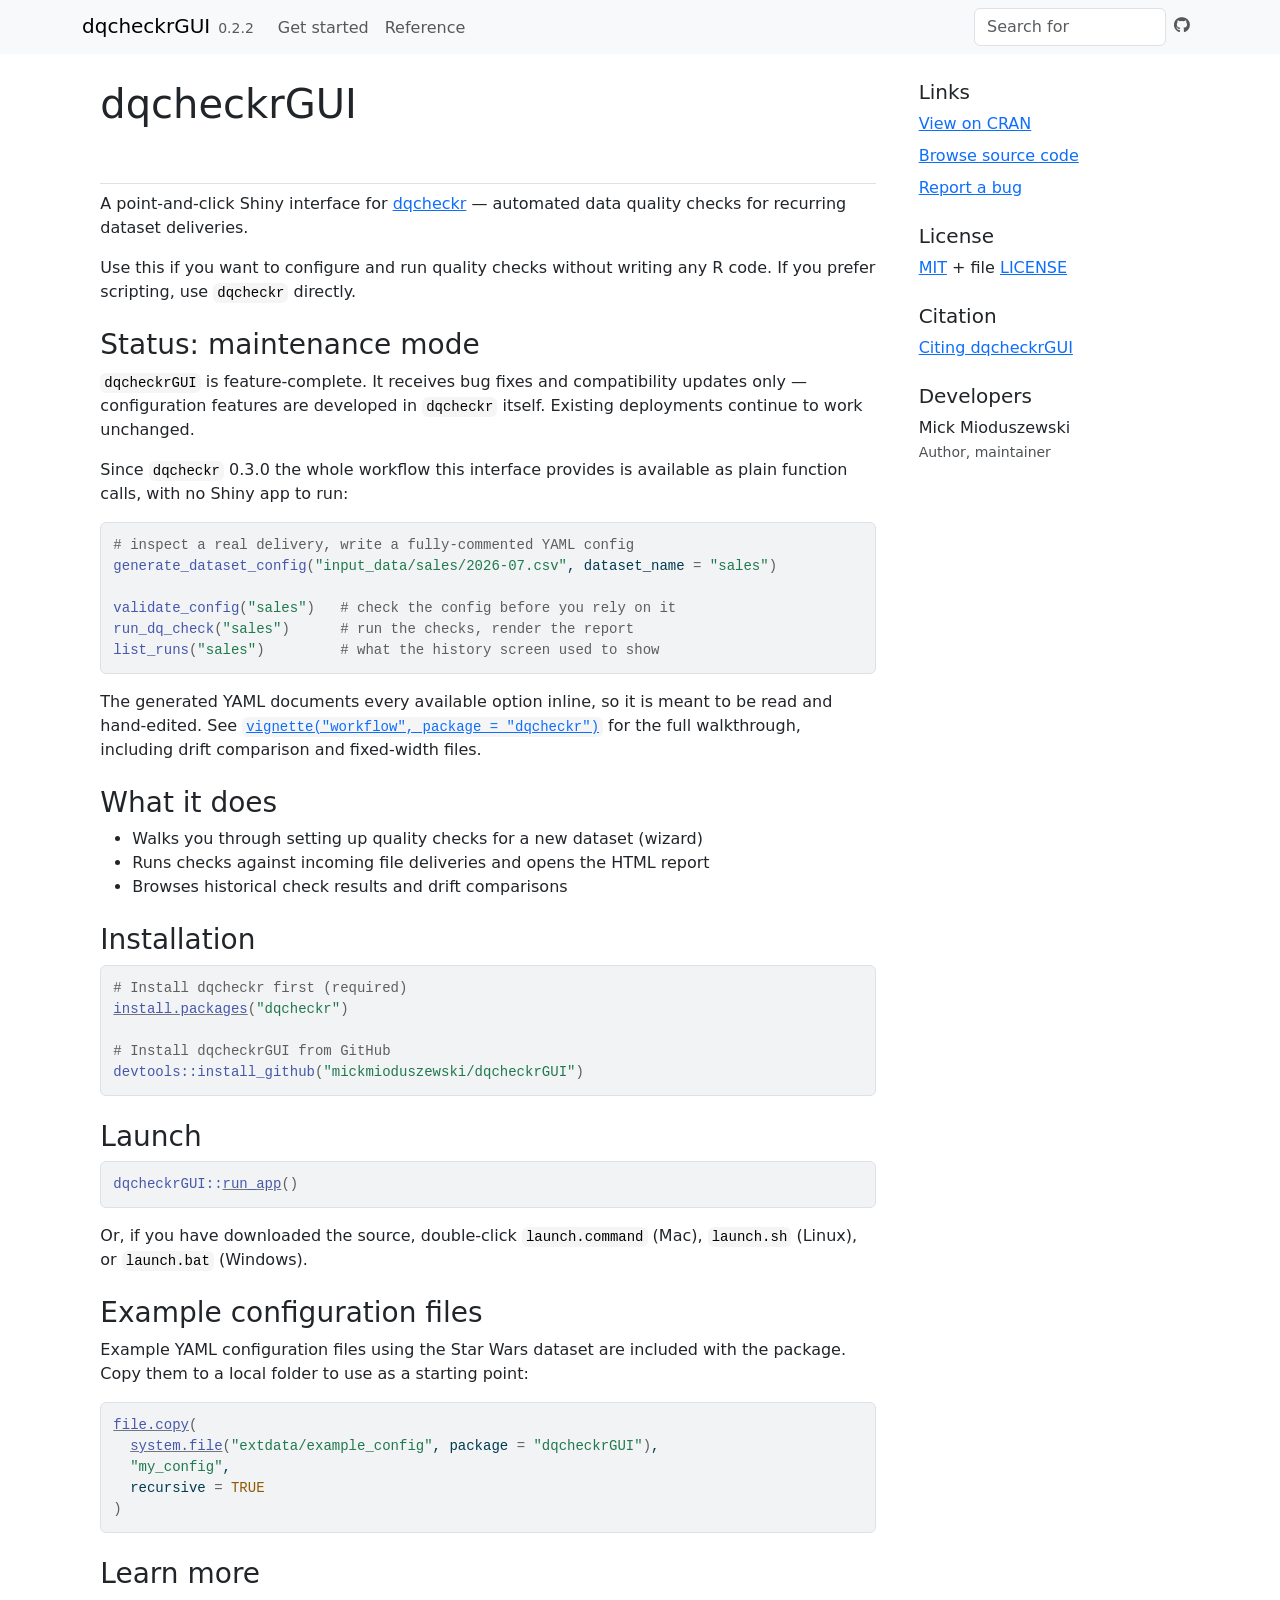
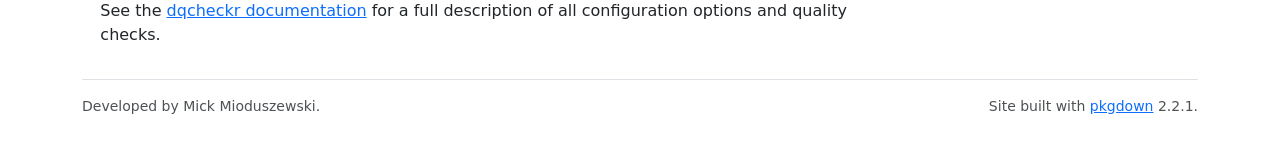
<file: index.html>
<!DOCTYPE html>
<!-- Generated by pkgdown: do not edit by hand --><html lang="en-GB">
<head>
<meta http-equiv="Content-Type" content="text/html; charset=UTF-8">
<meta charset="utf-8">
<meta http-equiv="X-UA-Compatible" content="IE=edge">
<meta name="viewport" content="width=device-width, initial-scale=1, shrink-to-fit=no">
<title>dqcheckrGUI — Point-and-Click GUI for dqcheckr • dqcheckrGUI</title>
<script src="deps/jquery-3.6.0/jquery-3.6.0.min.js"></script><meta name="viewport" content="width=device-width, initial-scale=1, shrink-to-fit=no">
<link href="deps/bootstrap-5.3.8/bootstrap.min.css" rel="stylesheet">
<script src="deps/bootstrap-5.3.8/bootstrap.bundle.min.js"></script><link href="deps/font-awesome-6.5.2/css/all.min.css" rel="stylesheet">
<link href="deps/font-awesome-6.5.2/css/v4-shims.min.css" rel="stylesheet">
<script src="deps/headroom-0.11.0/headroom.min.js"></script><script src="deps/headroom-0.11.0/jQuery.headroom.min.js"></script><script src="deps/bootstrap-toc-1.0.1/bootstrap-toc.min.js"></script><script src="deps/clipboard.js-2.0.11/clipboard.min.js"></script><script src="deps/search-1.0.0/autocomplete.jquery.min.js"></script><script src="deps/search-1.0.0/fuse.min.js"></script><script src="deps/search-1.0.0/mark.min.js"></script><!-- pkgdown --><script src="pkgdown.js"></script><meta property="og:title" content="dqcheckrGUI — Point-and-Click GUI for dqcheckr">
<meta name="description" content="A graphical user interface for the dqcheckr package. Provides a point-and-click shiny application for configuring dataset quality checks, running them against recurring file deliveries, and browsing historical check results — without writing any R code. The package is feature-complete and is now maintained for corrections only; configuration features are developed in dqcheckr itself, which since version 0.3.0 offers the same workflow as plain function calls, described in its workflow vignette.">
<meta property="og:description" content="A graphical user interface for the dqcheckr package. Provides a point-and-click shiny application for configuring dataset quality checks, running them against recurring file deliveries, and browsing historical check results — without writing any R code. The package is feature-complete and is now maintained for corrections only; configuration features are developed in dqcheckr itself, which since version 0.3.0 offers the same workflow as plain function calls, described in its workflow vignette.">
</head>
<body>
    <a href="#main" class="visually-hidden-focusable">Skip to contents</a>


    <nav class="navbar navbar-expand-lg fixed-top bg-light" data-bs-theme="light" aria-label="Site navigation"><div class="container">

    <a class="navbar-brand me-2" href="index.html">dqcheckrGUI</a>

    <small class="nav-text text-muted me-auto" data-bs-toggle="tooltip" data-bs-placement="bottom" title="">0.2.2</small>


    <button class="navbar-toggler" type="button" data-bs-toggle="collapse" data-bs-target="#navbar" aria-controls="navbar" aria-expanded="false" aria-label="Toggle navigation">
      <span class="navbar-toggler-icon"></span>
    </button>

    <div id="navbar" class="collapse navbar-collapse ms-3">
      <ul class="navbar-nav me-auto">
<li class="nav-item"><a class="nav-link" href="articles/dqcheckrGUI.html">Get started</a></li>
<li class="nav-item"><a class="nav-link" href="reference/index.html">Reference</a></li>
      </ul>
<ul class="navbar-nav">
<li class="nav-item"><form class="form-inline" role="search">
 <input class="form-control" type="search" name="search-input" id="search-input" autocomplete="off" aria-label="Search site" placeholder="Search for" data-search-index="search.json">
</form></li>
<li class="nav-item"><a class="external-link nav-link" href="https://github.com/mickmioduszewski/dqcheckrGUI" aria-label="GitHub"><span class="fa fab fa-github"></span></a></li>
      </ul>
</div>


  </div>
</nav><div class="container template-home">
<div class="row">
  <main id="main" class="col-md-9"><div class="section level1">
<div class="page-header"><h1 id="dqcheckrgui">dqcheckrGUI<a class="anchor" aria-label="anchor" href="#dqcheckrgui"></a>
</h1></div>
<p>A point-and-click Shiny interface for <a href="https://github.com/mickmioduszewski/dqcheckr" class="external-link">dqcheckr</a> — automated data quality checks for recurring dataset deliveries.</p>
<p>Use this if you want to configure and run quality checks without writing any R code. If you prefer scripting, use <code>dqcheckr</code> directly.</p>
<div class="section level2">
<h2 id="status-maintenance-mode">Status: maintenance mode<a class="anchor" aria-label="anchor" href="#status-maintenance-mode"></a>
</h2>
<p><code>dqcheckrGUI</code> is feature-complete. It receives bug fixes and compatibility updates only — configuration features are developed in <code>dqcheckr</code> itself. Existing deployments continue to work unchanged.</p>
<p>Since <code>dqcheckr</code> 0.3.0 the whole workflow this interface provides is available as plain function calls, with no Shiny app to run:</p>
<div class="sourceCode" id="cb1"><pre class="downlit sourceCode r">
<code class="sourceCode R"><span><span class="co"># inspect a real delivery, write a fully-commented YAML config</span></span>
<span><span class="fu">generate_dataset_config</span><span class="op">(</span><span class="st">"input_data/sales/2026-07.csv"</span>, dataset_name <span class="op">=</span> <span class="st">"sales"</span><span class="op">)</span></span>
<span></span>
<span><span class="fu">validate_config</span><span class="op">(</span><span class="st">"sales"</span><span class="op">)</span>   <span class="co"># check the config before you rely on it</span></span>
<span><span class="fu">run_dq_check</span><span class="op">(</span><span class="st">"sales"</span><span class="op">)</span>      <span class="co"># run the checks, render the report</span></span>
<span><span class="fu">list_runs</span><span class="op">(</span><span class="st">"sales"</span><span class="op">)</span>         <span class="co"># what the history screen used to show</span></span></code></pre></div>
<p>The generated YAML documents every available option inline, so it is meant to be read and hand-edited. See <a href="https://mickmioduszewski.github.io/dqcheckr/articles/workflow.html" class="external-link"><code>vignette("workflow", package = "dqcheckr")</code></a> for the full walkthrough, including drift comparison and fixed-width files.</p>
</div>
<div class="section level2">
<h2 id="what-it-does">What it does<a class="anchor" aria-label="anchor" href="#what-it-does"></a>
</h2>
<ul>
<li>Walks you through setting up quality checks for a new dataset (wizard)</li>
<li>Runs checks against incoming file deliveries and opens the HTML report</li>
<li>Browses historical check results and drift comparisons</li>
</ul>
</div>
<div class="section level2">
<h2 id="installation">Installation<a class="anchor" aria-label="anchor" href="#installation"></a>
</h2>
<div class="sourceCode" id="cb2"><pre class="downlit sourceCode r">
<code class="sourceCode R"><span><span class="co"># Install dqcheckr first (required)</span></span>
<span><span class="fu"><a href="https://rdrr.io/r/utils/install.packages.html" class="external-link">install.packages</a></span><span class="op">(</span><span class="st">"dqcheckr"</span><span class="op">)</span></span>
<span></span>
<span><span class="co"># Install dqcheckrGUI from GitHub</span></span>
<span><span class="fu">devtools</span><span class="fu">::</span><span class="fu">install_github</span><span class="op">(</span><span class="st">"mickmioduszewski/dqcheckrGUI"</span><span class="op">)</span></span></code></pre></div>
</div>
<div class="section level2">
<h2 id="launch">Launch<a class="anchor" aria-label="anchor" href="#launch"></a>
</h2>
<div class="sourceCode" id="cb3"><pre class="downlit sourceCode r">
<code class="sourceCode R"><span><span class="fu">dqcheckrGUI</span><span class="fu">::</span><span class="fu"><a href="reference/run_app.html">run_app</a></span><span class="op">(</span><span class="op">)</span></span></code></pre></div>
<p>Or, if you have downloaded the source, double-click <code>launch.command</code> (Mac), <code>launch.sh</code> (Linux), or <code>launch.bat</code> (Windows).</p>
</div>
<div class="section level2">
<h2 id="example-configuration-files">Example configuration files<a class="anchor" aria-label="anchor" href="#example-configuration-files"></a>
</h2>
<p>Example YAML configuration files using the Star Wars dataset are included with the package. Copy them to a local folder to use as a starting point:</p>
<div class="sourceCode" id="cb4"><pre class="downlit sourceCode r">
<code class="sourceCode R"><span><span class="fu"><a href="https://rdrr.io/r/base/files.html" class="external-link">file.copy</a></span><span class="op">(</span></span>
<span>  <span class="fu"><a href="https://rdrr.io/r/base/system.file.html" class="external-link">system.file</a></span><span class="op">(</span><span class="st">"extdata/example_config"</span>, package <span class="op">=</span> <span class="st">"dqcheckrGUI"</span><span class="op">)</span>,</span>
<span>  <span class="st">"my_config"</span>,</span>
<span>  recursive <span class="op">=</span> <span class="cn">TRUE</span></span>
<span><span class="op">)</span></span></code></pre></div>
</div>
<div class="section level2">
<h2 id="learn-more">Learn more<a class="anchor" aria-label="anchor" href="#learn-more"></a>
</h2>
<p>See the <a href="https://mickmioduszewski.github.io/dqcheckr/" class="external-link">dqcheckr documentation</a> for a full description of all configuration options and quality checks.</p>
</div>
</div>
  </main><aside class="col-md-3"><div class="links">
<h2 data-toc-skip>Links</h2>
<ul class="list-unstyled">
<li><a href="https://cloud.r-project.org/package=dqcheckrGUI" class="external-link">View on CRAN</a></li>
<li><a href="https://github.com/mickmioduszewski/dqcheckrGUI/" class="external-link">Browse source code</a></li>
<li><a href="https://github.com/mickmioduszewski/dqcheckrGUI/issues" class="external-link">Report a bug</a></li>
</ul>
</div>

<div class="license">
<h2 data-toc-skip>License</h2>
<ul class="list-unstyled">
<li>
<a href="https://opensource.org/licenses/mit-license.php" class="external-link">MIT</a> + file <a href="LICENSE-text.html">LICENSE</a>
</li>
</ul>
</div>


<div class="citation">
<h2 data-toc-skip>Citation</h2>
<ul class="list-unstyled">
<li><a href="authors.html#citation">Citing dqcheckrGUI</a></li>
</ul>
</div>

<div class="developers">
<h2 data-toc-skip>Developers</h2>
<ul class="list-unstyled">
<li>Mick Mioduszewski <br><small class="roles"> Author, maintainer </small>   </li>
</ul>
</div>



  </aside>
</div>


    <footer><div class="pkgdown-footer-left">
  <p>Developed by Mick Mioduszewski.</p>
</div>

<div class="pkgdown-footer-right">
  <p>Site built with <a href="https://pkgdown.r-lib.org/" class="external-link">pkgdown</a> 2.2.1.</p>
</div>

    </footer>
</div>





  </body>
</html>
</file>
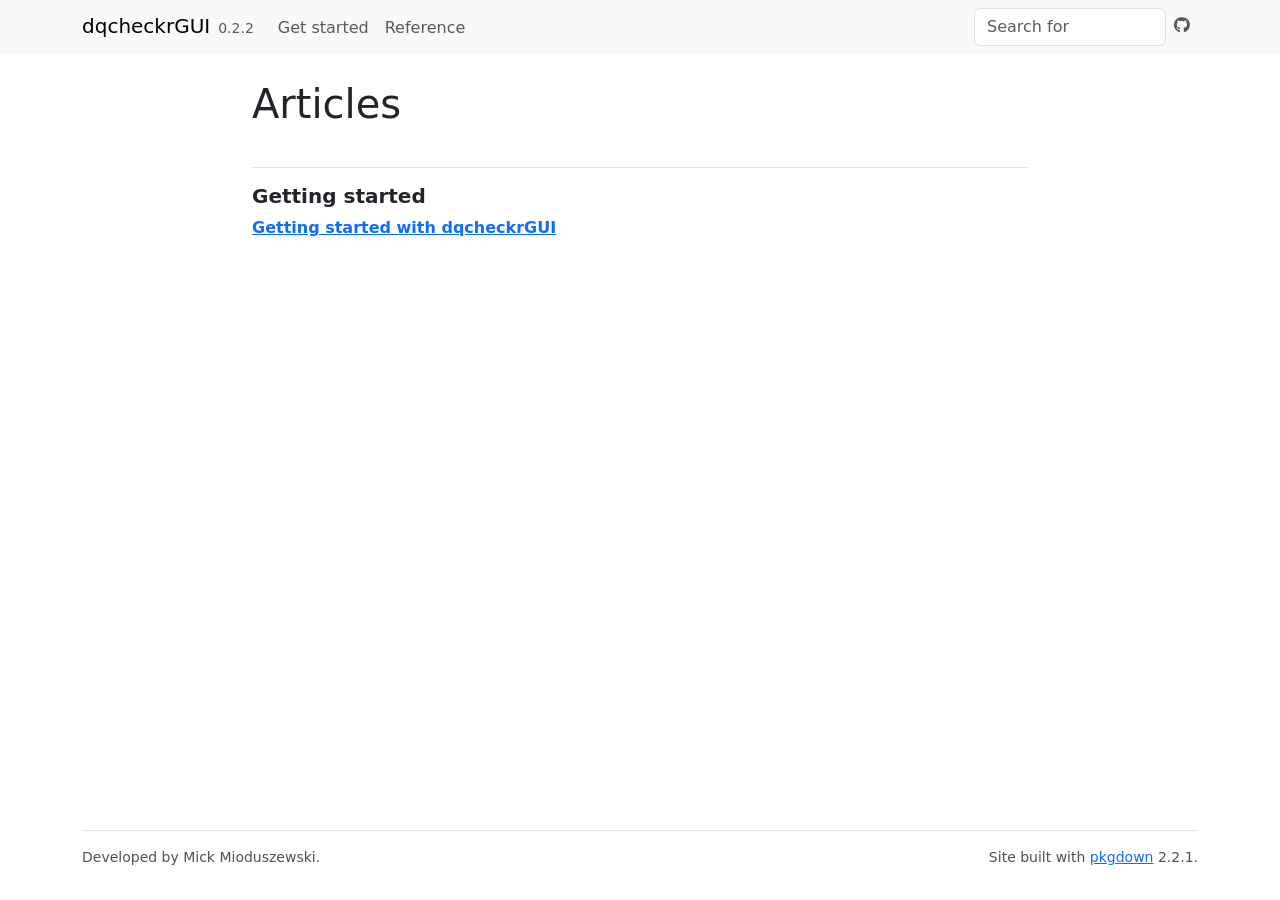
<file: articles/index.html>
<!DOCTYPE html>
<!-- Generated by pkgdown: do not edit by hand --><html lang="en-GB"><head><meta http-equiv="Content-Type" content="text/html; charset=UTF-8"><meta charset="utf-8"><meta http-equiv="X-UA-Compatible" content="IE=edge"><meta name="viewport" content="width=device-width, initial-scale=1, shrink-to-fit=no"><title>Articles • dqcheckrGUI</title><script src="../deps/jquery-3.6.0/jquery-3.6.0.min.js"></script><meta name="viewport" content="width=device-width, initial-scale=1, shrink-to-fit=no"><link href="../deps/bootstrap-5.3.8/bootstrap.min.css" rel="stylesheet"><script src="../deps/bootstrap-5.3.8/bootstrap.bundle.min.js"></script><link href="../deps/font-awesome-6.5.2/css/all.min.css" rel="stylesheet"><link href="../deps/font-awesome-6.5.2/css/v4-shims.min.css" rel="stylesheet"><script src="../deps/headroom-0.11.0/headroom.min.js"></script><script src="../deps/headroom-0.11.0/jQuery.headroom.min.js"></script><script src="../deps/bootstrap-toc-1.0.1/bootstrap-toc.min.js"></script><script src="../deps/clipboard.js-2.0.11/clipboard.min.js"></script><script src="../deps/search-1.0.0/autocomplete.jquery.min.js"></script><script src="../deps/search-1.0.0/fuse.min.js"></script><script src="../deps/search-1.0.0/mark.min.js"></script><!-- pkgdown --><script src="../pkgdown.js"></script><meta property="og:title" content="Articles"></head><body>
    <a href="#main" class="visually-hidden-focusable">Skip to contents</a>


    <nav class="navbar navbar-expand-lg fixed-top bg-light" data-bs-theme="light" aria-label="Site navigation"><div class="container">

    <a class="navbar-brand me-2" href="../index.html">dqcheckrGUI</a>

    <small class="nav-text text-muted me-auto" data-bs-toggle="tooltip" data-bs-placement="bottom" title="">0.2.2</small>


    <button class="navbar-toggler" type="button" data-bs-toggle="collapse" data-bs-target="#navbar" aria-controls="navbar" aria-expanded="false" aria-label="Toggle navigation">
      <span class="navbar-toggler-icon"></span>
    </button>

    <div id="navbar" class="collapse navbar-collapse ms-3">
      <ul class="navbar-nav me-auto"><li class="nav-item"><a class="nav-link" href="../articles/dqcheckrGUI.html">Get started</a></li>
<li class="nav-item"><a class="nav-link" href="../reference/index.html">Reference</a></li>
      </ul><ul class="navbar-nav"><li class="nav-item"><form class="form-inline" role="search">
 <input class="form-control" type="search" name="search-input" id="search-input" autocomplete="off" aria-label="Search site" placeholder="Search for" data-search-index="../search.json"></form></li>
<li class="nav-item"><a class="external-link nav-link" href="https://github.com/mickmioduszewski/dqcheckrGUI" aria-label="GitHub"><span class="fa fab fa-github"></span></a></li>
      </ul></div>


  </div>
</nav><div class="container template-article-index">
<div class="row">
  <main id="main" class="col-md-9"><div class="page-header">

      <h1>Articles</h1>
    </div>

    <div class="section ">
      <h3>Getting started</h3>
      <div class="section-desc"></div>

      <dl><dt><a href="dqcheckrGUI.html">Getting started with dqcheckrGUI</a></dt>
        <dd>
      </dd></dl></div>
  </main></div>


    <footer><div class="pkgdown-footer-left">
  <p>Developed by Mick Mioduszewski.</p>
</div>

<div class="pkgdown-footer-right">
  <p>Site built with <a href="https://pkgdown.r-lib.org/" class="external-link">pkgdown</a> 2.2.1.</p>
</div>

    </footer></div>





  </body></html>
</file>
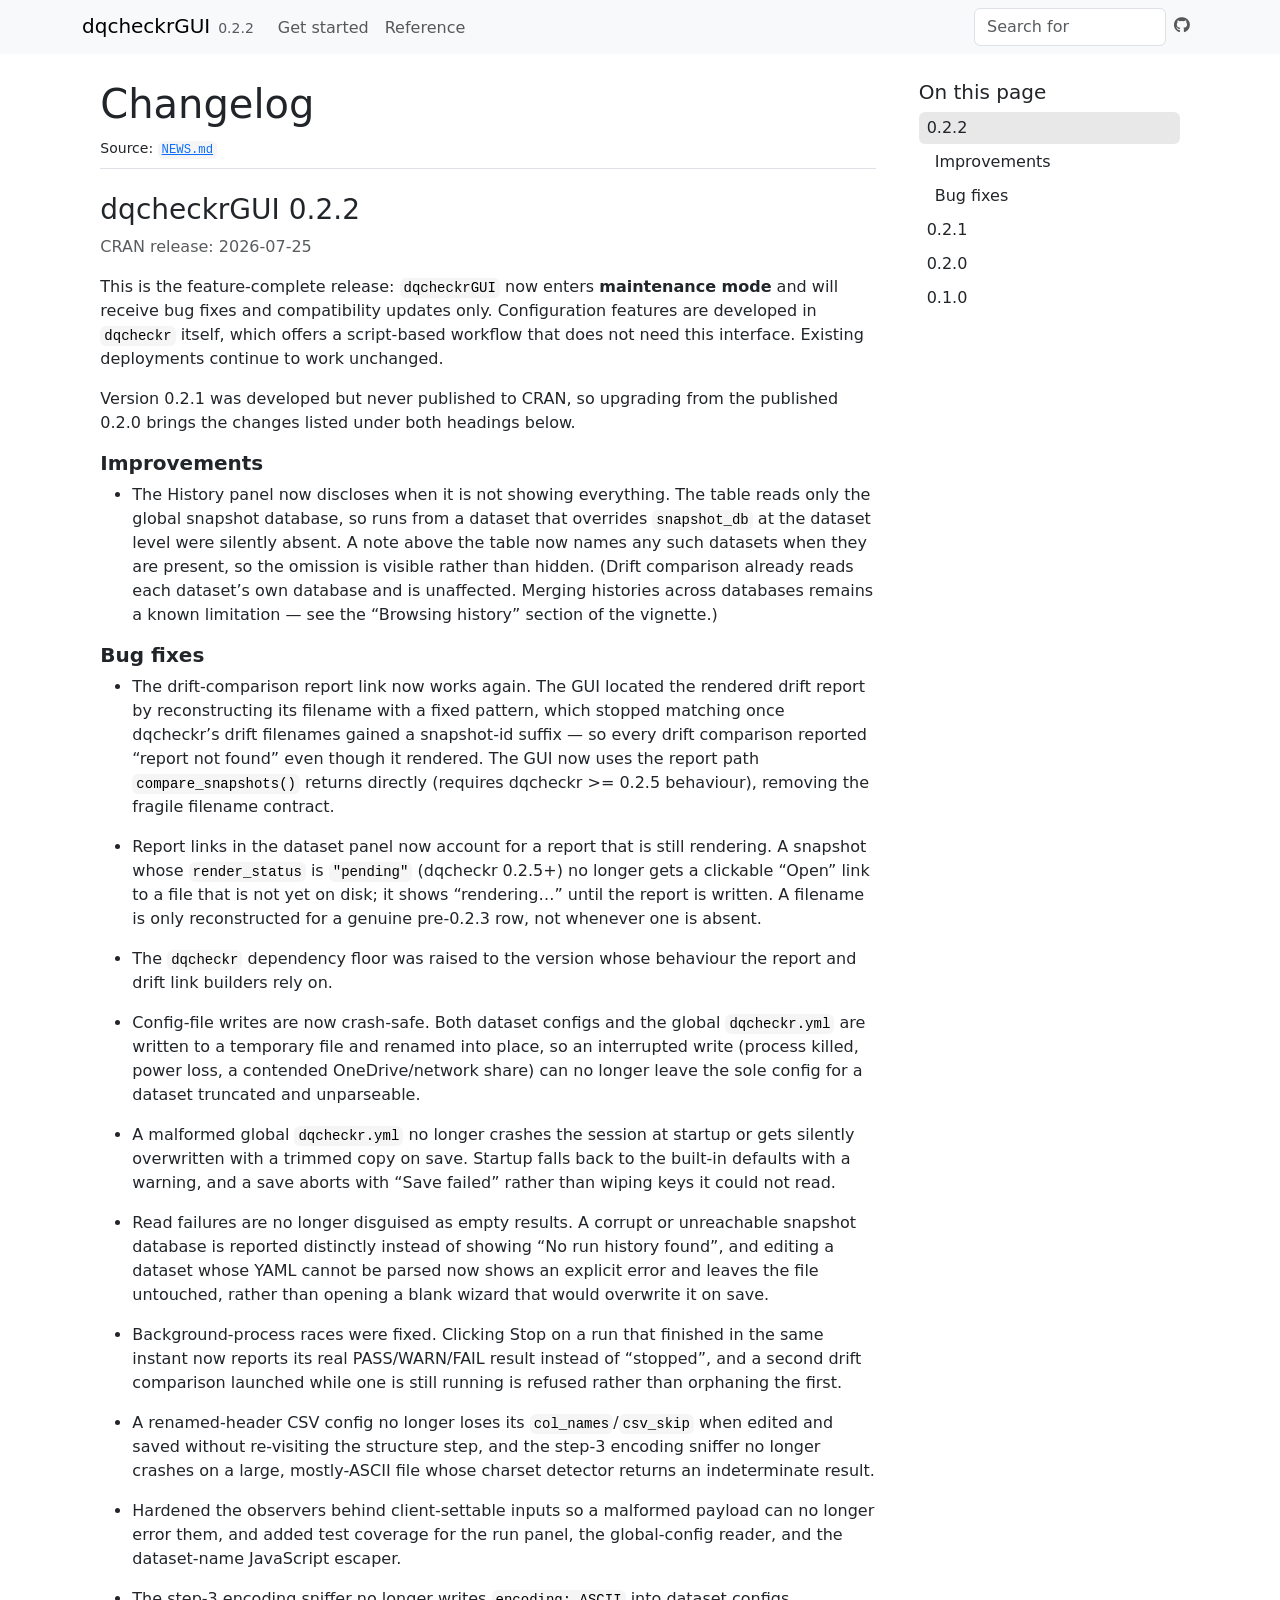
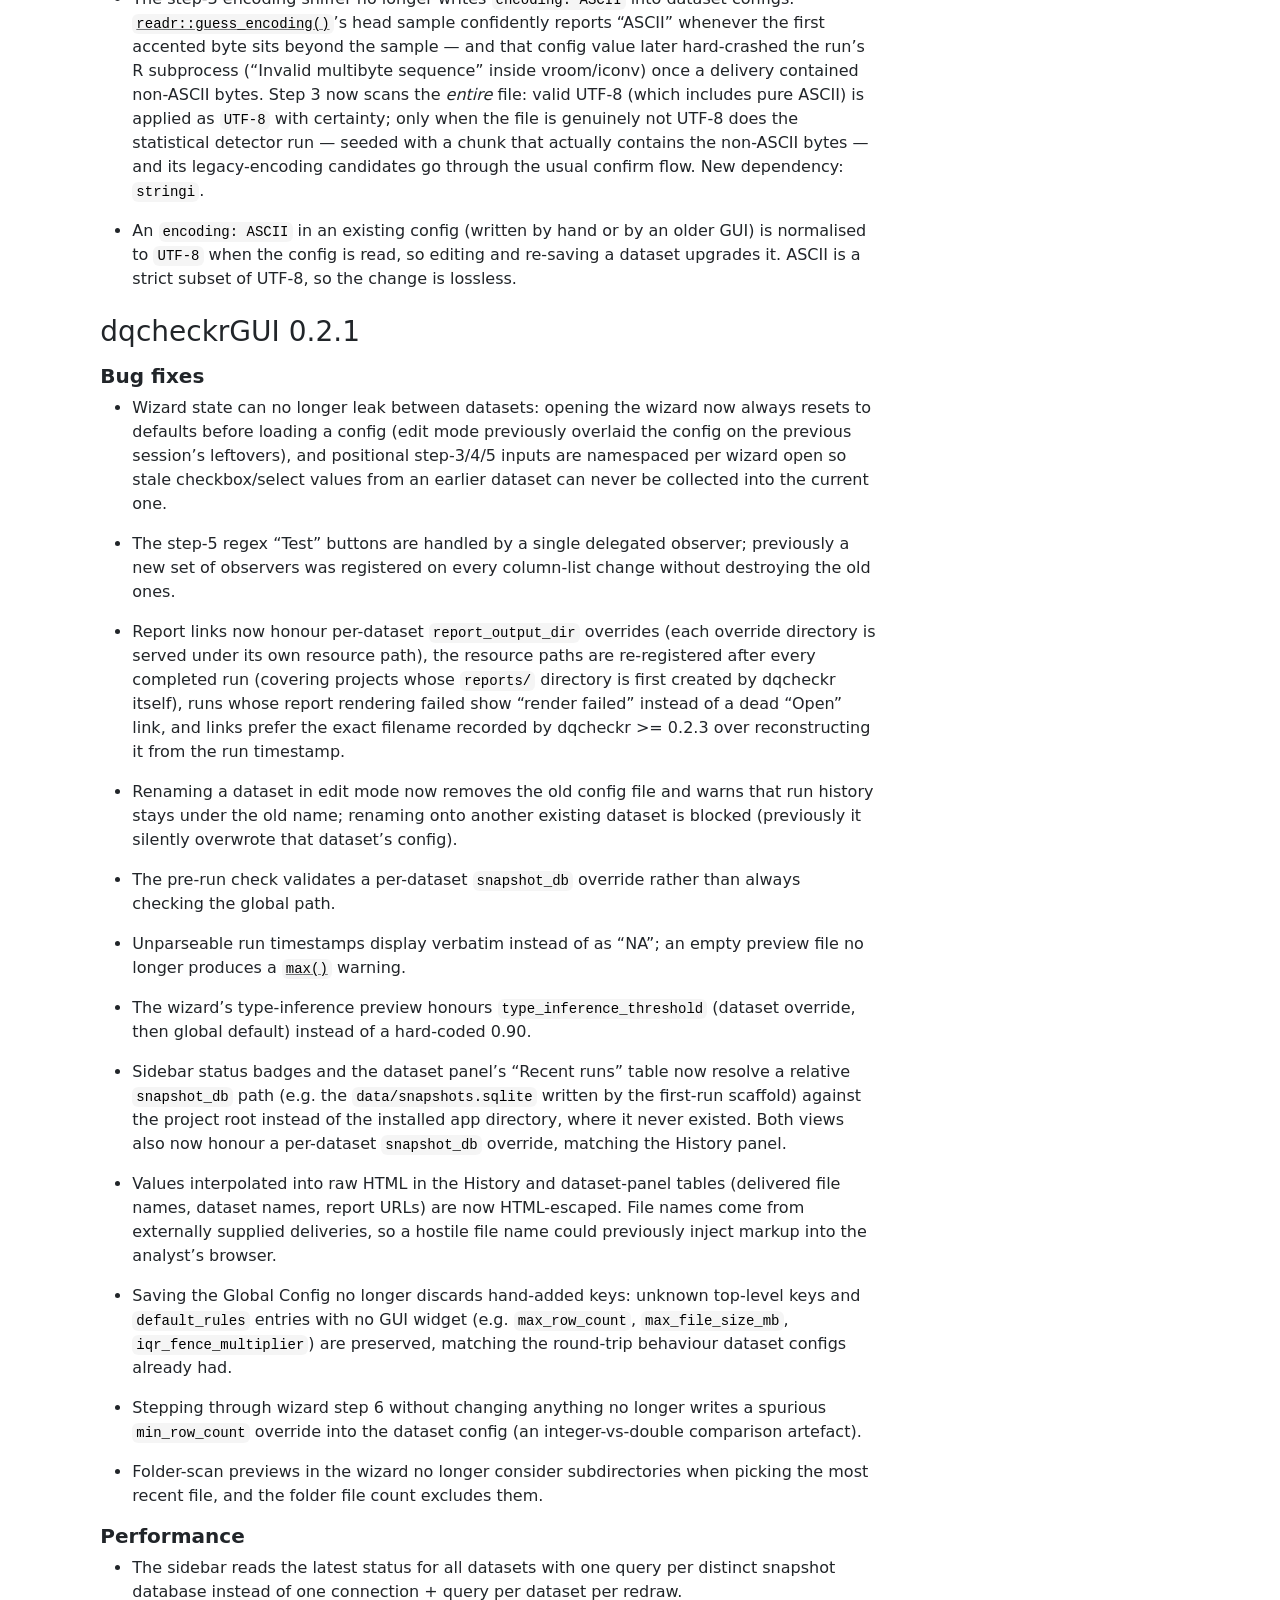
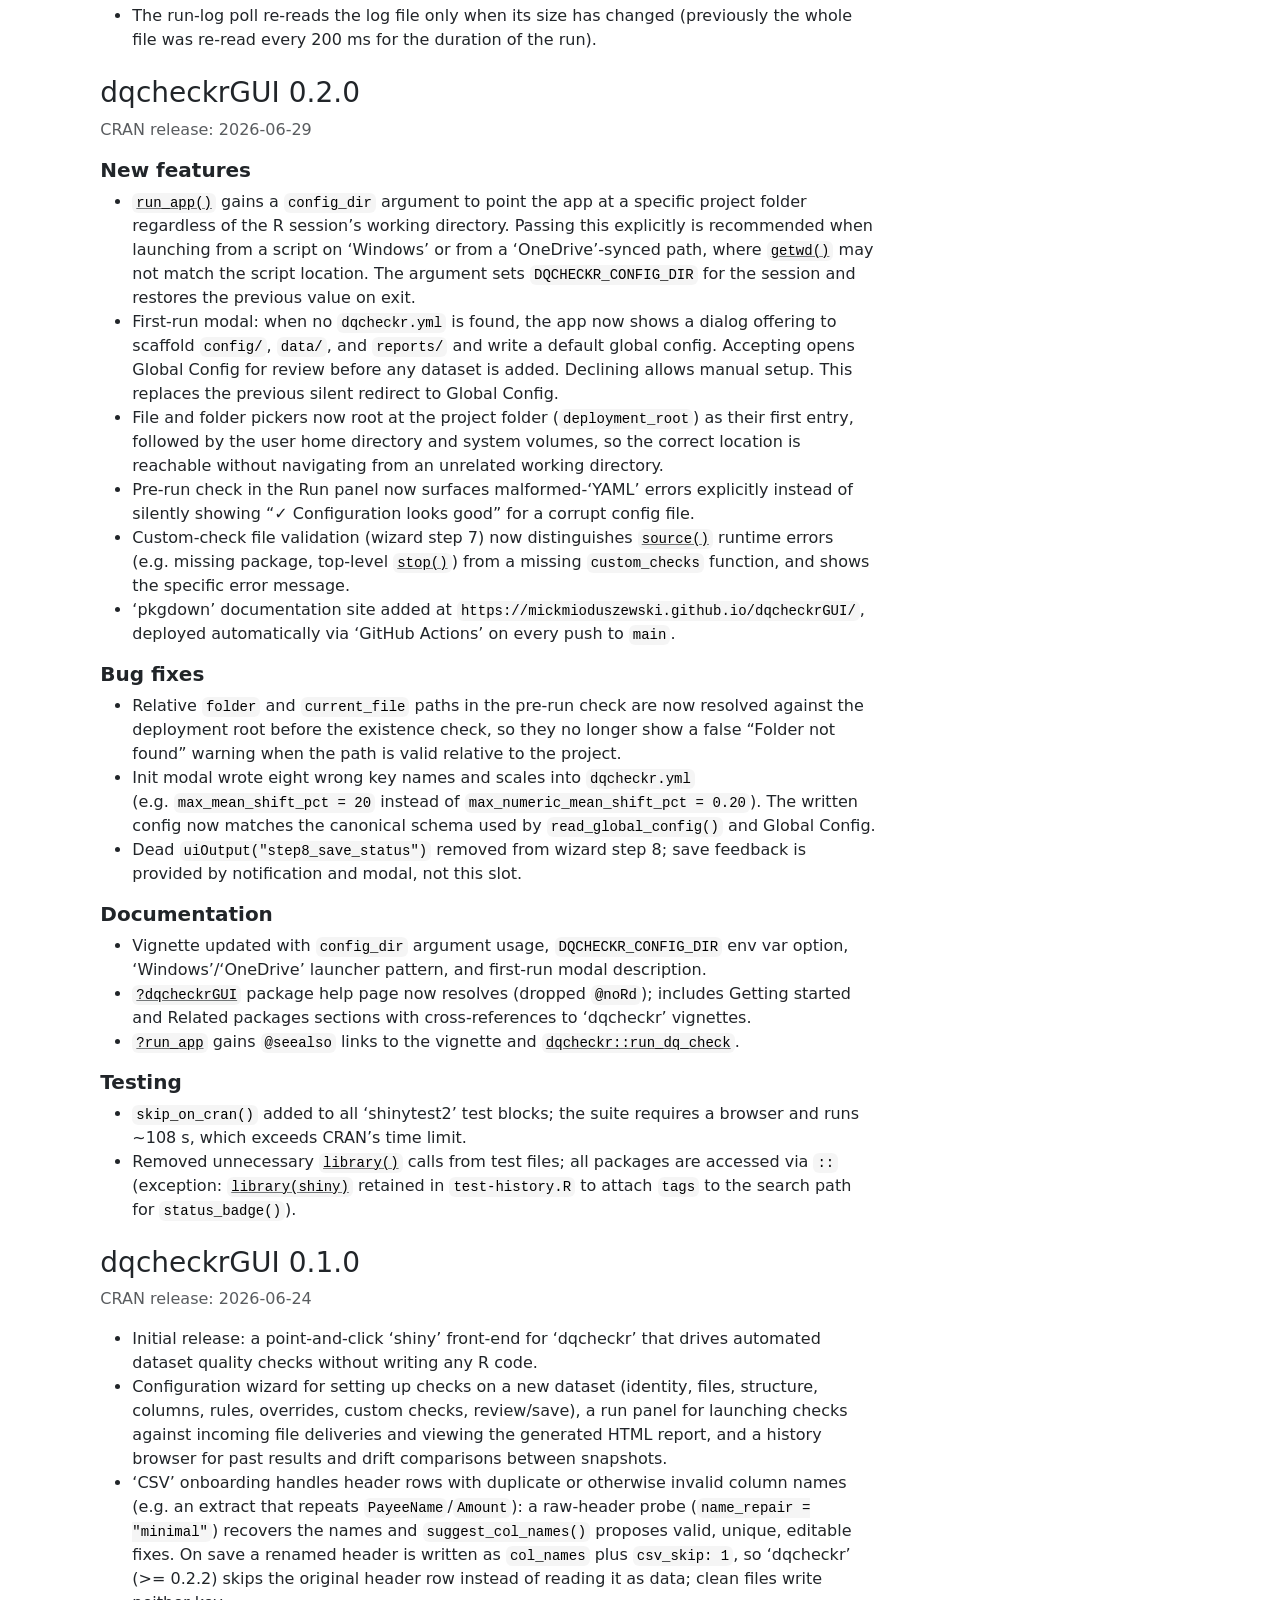
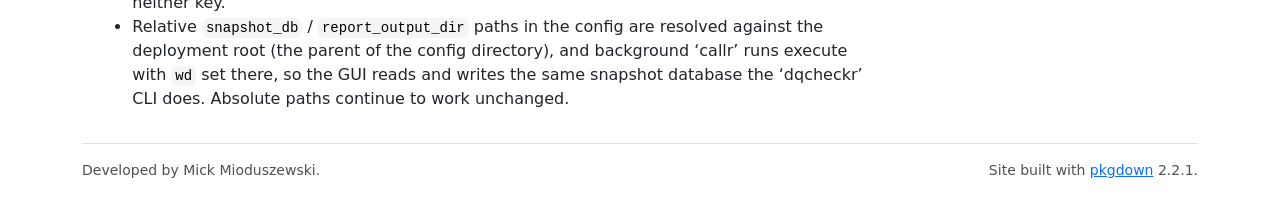
<file: news/index.html>
<!DOCTYPE html>
<!-- Generated by pkgdown: do not edit by hand --><html lang="en-GB"><head><meta http-equiv="Content-Type" content="text/html; charset=UTF-8"><meta charset="utf-8"><meta http-equiv="X-UA-Compatible" content="IE=edge"><meta name="viewport" content="width=device-width, initial-scale=1, shrink-to-fit=no"><title>Changelog • dqcheckrGUI</title><script src="../deps/jquery-3.6.0/jquery-3.6.0.min.js"></script><meta name="viewport" content="width=device-width, initial-scale=1, shrink-to-fit=no"><link href="../deps/bootstrap-5.3.8/bootstrap.min.css" rel="stylesheet"><script src="../deps/bootstrap-5.3.8/bootstrap.bundle.min.js"></script><link href="../deps/font-awesome-6.5.2/css/all.min.css" rel="stylesheet"><link href="../deps/font-awesome-6.5.2/css/v4-shims.min.css" rel="stylesheet"><script src="../deps/headroom-0.11.0/headroom.min.js"></script><script src="../deps/headroom-0.11.0/jQuery.headroom.min.js"></script><script src="../deps/bootstrap-toc-1.0.1/bootstrap-toc.min.js"></script><script src="../deps/clipboard.js-2.0.11/clipboard.min.js"></script><script src="../deps/search-1.0.0/autocomplete.jquery.min.js"></script><script src="../deps/search-1.0.0/fuse.min.js"></script><script src="../deps/search-1.0.0/mark.min.js"></script><!-- pkgdown --><script src="../pkgdown.js"></script><meta property="og:title" content="Changelog"></head><body>
    <a href="#main" class="visually-hidden-focusable">Skip to contents</a>


    <nav class="navbar navbar-expand-lg fixed-top bg-light" data-bs-theme="light" aria-label="Site navigation"><div class="container">

    <a class="navbar-brand me-2" href="../index.html">dqcheckrGUI</a>

    <small class="nav-text text-muted me-auto" data-bs-toggle="tooltip" data-bs-placement="bottom" title="">0.2.2</small>


    <button class="navbar-toggler" type="button" data-bs-toggle="collapse" data-bs-target="#navbar" aria-controls="navbar" aria-expanded="false" aria-label="Toggle navigation">
      <span class="navbar-toggler-icon"></span>
    </button>

    <div id="navbar" class="collapse navbar-collapse ms-3">
      <ul class="navbar-nav me-auto"><li class="nav-item"><a class="nav-link" href="../articles/dqcheckrGUI.html">Get started</a></li>
<li class="nav-item"><a class="nav-link" href="../reference/index.html">Reference</a></li>
      </ul><ul class="navbar-nav"><li class="nav-item"><form class="form-inline" role="search">
 <input class="form-control" type="search" name="search-input" id="search-input" autocomplete="off" aria-label="Search site" placeholder="Search for" data-search-index="../search.json"></form></li>
<li class="nav-item"><a class="external-link nav-link" href="https://github.com/mickmioduszewski/dqcheckrGUI" aria-label="GitHub"><span class="fa fab fa-github"></span></a></li>
      </ul></div>


  </div>
</nav><div class="container template-news">
<div class="row">
  <main id="main" class="col-md-9"><div class="page-header">

      <h1>Changelog</h1>
      <small>Source: <a href="https://github.com/mickmioduszewski/dqcheckrGUI/blob/main/NEWS.md" class="external-link"><code>NEWS.md</code></a></small>
    </div>

    <div class="section level2">
<h2 class="pkg-version" data-toc-text="0.2.2" id="dqcheckrgui-022">dqcheckrGUI 0.2.2<a class="anchor" aria-label="anchor" href="#dqcheckrgui-022"></a></h2><p class="text-muted">CRAN release: 2026-07-25</p>
<p>This is the feature-complete release: <code>dqcheckrGUI</code> now enters <strong>maintenance mode</strong> and will receive bug fixes and compatibility updates only. Configuration features are developed in <code>dqcheckr</code> itself, which offers a script-based workflow that does not need this interface. Existing deployments continue to work unchanged.</p>
<p>Version 0.2.1 was developed but never published to CRAN, so upgrading from the published 0.2.0 brings the changes listed under both headings below.</p>
<div class="section level3">
<h3 id="improvements-0-2-2">Improvements<a class="anchor" aria-label="anchor" href="#improvements-0-2-2"></a></h3>
<ul><li>The History panel now discloses when it is not showing everything. The table reads only the global snapshot database, so runs from a dataset that overrides <code>snapshot_db</code> at the dataset level were silently absent. A note above the table now names any such datasets when they are present, so the omission is visible rather than hidden. (Drift comparison already reads each dataset’s own database and is unaffected. Merging histories across databases remains a known limitation — see the “Browsing history” section of the vignette.)</li>
</ul></div>
<div class="section level3">
<h3 id="bug-fixes-0-2-2">Bug fixes<a class="anchor" aria-label="anchor" href="#bug-fixes-0-2-2"></a></h3>
<ul><li><p>The drift-comparison report link now works again. The GUI located the rendered drift report by reconstructing its filename with a fixed pattern, which stopped matching once dqcheckr’s drift filenames gained a snapshot-id suffix — so every drift comparison reported “report not found” even though it rendered. The GUI now uses the report path <code>compare_snapshots()</code> returns directly (requires dqcheckr &gt;= 0.2.5 behaviour), removing the fragile filename contract.</p></li>
<li><p>Report links in the dataset panel now account for a report that is still rendering. A snapshot whose <code>render_status</code> is <code>"pending"</code> (dqcheckr 0.2.5+) no longer gets a clickable “Open” link to a file that is not yet on disk; it shows “rendering…” until the report is written. A filename is only reconstructed for a genuine pre-0.2.3 row, not whenever one is absent.</p></li>
<li><p>The <code>dqcheckr</code> dependency floor was raised to the version whose behaviour the report and drift link builders rely on.</p></li>
<li><p>Config-file writes are now crash-safe. Both dataset configs and the global <code>dqcheckr.yml</code> are written to a temporary file and renamed into place, so an interrupted write (process killed, power loss, a contended OneDrive/network share) can no longer leave the sole config for a dataset truncated and unparseable.</p></li>
<li><p>A malformed global <code>dqcheckr.yml</code> no longer crashes the session at startup or gets silently overwritten with a trimmed copy on save. Startup falls back to the built-in defaults with a warning, and a save aborts with “Save failed” rather than wiping keys it could not read.</p></li>
<li><p>Read failures are no longer disguised as empty results. A corrupt or unreachable snapshot database is reported distinctly instead of showing “No run history found”, and editing a dataset whose YAML cannot be parsed now shows an explicit error and leaves the file untouched, rather than opening a blank wizard that would overwrite it on save.</p></li>
<li><p>Background-process races were fixed. Clicking Stop on a run that finished in the same instant now reports its real PASS/WARN/FAIL result instead of “stopped”, and a second drift comparison launched while one is still running is refused rather than orphaning the first.</p></li>
<li><p>A renamed-header CSV config no longer loses its <code>col_names</code>/<code>csv_skip</code> when edited and saved without re-visiting the structure step, and the step-3 encoding sniffer no longer crashes on a large, mostly-ASCII file whose charset detector returns an indeterminate result.</p></li>
<li><p>Hardened the observers behind client-settable inputs so a malformed payload can no longer error them, and added test coverage for the run panel, the global-config reader, and the dataset-name JavaScript escaper.</p></li>
<li><p>The step-3 encoding sniffer no longer writes <code>encoding: ASCII</code> into dataset configs. <code><a href="https://readr.tidyverse.org/reference/encoding.html" class="external-link">readr::guess_encoding()</a></code>’s head sample confidently reports “ASCII” whenever the first accented byte sits beyond the sample — and that config value later hard-crashed the run’s R subprocess (“Invalid multibyte sequence” inside vroom/iconv) once a delivery contained non-ASCII bytes. Step 3 now scans the <em>entire</em> file: valid UTF-8 (which includes pure ASCII) is applied as <code>UTF-8</code> with certainty; only when the file is genuinely not UTF-8 does the statistical detector run — seeded with a chunk that actually contains the non-ASCII bytes — and its legacy-encoding candidates go through the usual confirm flow. New dependency: <code>stringi</code>.</p></li>
<li><p>An <code>encoding: ASCII</code> in an existing config (written by hand or by an older GUI) is normalised to <code>UTF-8</code> when the config is read, so editing and re-saving a dataset upgrades it. ASCII is a strict subset of UTF-8, so the change is lossless.</p></li>
</ul></div>
</div>
    <div class="section level2">
<h2 class="pkg-version" data-toc-text="0.2.1" id="dqcheckrgui-021">dqcheckrGUI 0.2.1<a class="anchor" aria-label="anchor" href="#dqcheckrgui-021"></a></h2>
<div class="section level3">
<h3 id="bug-fixes-0-2-1">Bug fixes<a class="anchor" aria-label="anchor" href="#bug-fixes-0-2-1"></a></h3>
<ul><li><p>Wizard state can no longer leak between datasets: opening the wizard now always resets to defaults before loading a config (edit mode previously overlaid the config on the previous session’s leftovers), and positional step-3/4/5 inputs are namespaced per wizard open so stale checkbox/select values from an earlier dataset can never be collected into the current one.</p></li>
<li><p>The step-5 regex “Test” buttons are handled by a single delegated observer; previously a new set of observers was registered on every column-list change without destroying the old ones.</p></li>
<li><p>Report links now honour per-dataset <code>report_output_dir</code> overrides (each override directory is served under its own resource path), the resource paths are re-registered after every completed run (covering projects whose <code>reports/</code> directory is first created by dqcheckr itself), runs whose report rendering failed show “render failed” instead of a dead “Open” link, and links prefer the exact filename recorded by dqcheckr &gt;= 0.2.3 over reconstructing it from the run timestamp.</p></li>
<li><p>Renaming a dataset in edit mode now removes the old config file and warns that run history stays under the old name; renaming onto another existing dataset is blocked (previously it silently overwrote that dataset’s config).</p></li>
<li><p>The pre-run check validates a per-dataset <code>snapshot_db</code> override rather than always checking the global path.</p></li>
<li><p>Unparseable run timestamps display verbatim instead of as “NA”; an empty preview file no longer produces a <code><a href="https://rdrr.io/r/base/Extremes.html" class="external-link">max()</a></code> warning.</p></li>
<li><p>The wizard’s type-inference preview honours <code>type_inference_threshold</code> (dataset override, then global default) instead of a hard-coded 0.90.</p></li>
<li><p>Sidebar status badges and the dataset panel’s “Recent runs” table now resolve a relative <code>snapshot_db</code> path (e.g. the <code>data/snapshots.sqlite</code> written by the first-run scaffold) against the project root instead of the installed app directory, where it never existed. Both views also now honour a per-dataset <code>snapshot_db</code> override, matching the History panel.</p></li>
<li><p>Values interpolated into raw HTML in the History and dataset-panel tables (delivered file names, dataset names, report URLs) are now HTML-escaped. File names come from externally supplied deliveries, so a hostile file name could previously inject markup into the analyst’s browser.</p></li>
<li><p>Saving the Global Config no longer discards hand-added keys: unknown top-level keys and <code>default_rules</code> entries with no GUI widget (e.g. <code>max_row_count</code>, <code>max_file_size_mb</code>, <code>iqr_fence_multiplier</code>) are preserved, matching the round-trip behaviour dataset configs already had.</p></li>
<li><p>Stepping through wizard step 6 without changing anything no longer writes a spurious <code>min_row_count</code> override into the dataset config (an integer-vs-double comparison artefact).</p></li>
<li><p>Folder-scan previews in the wizard no longer consider subdirectories when picking the most recent file, and the folder file count excludes them.</p></li>
</ul></div>
<div class="section level3">
<h3 id="performance-0-2-1">Performance<a class="anchor" aria-label="anchor" href="#performance-0-2-1"></a></h3>
<ul><li>The sidebar reads the latest status for all datasets with one query per distinct snapshot database instead of one connection + query per dataset per redraw.</li>
<li>The run-log poll re-reads the log file only when its size has changed (previously the whole file was re-read every 200 ms for the duration of the run).</li>
</ul></div>
</div>
    <div class="section level2">
<h2 class="pkg-version" data-toc-text="0.2.0" id="dqcheckrgui-020">dqcheckrGUI 0.2.0<a class="anchor" aria-label="anchor" href="#dqcheckrgui-020"></a></h2><p class="text-muted">CRAN release: 2026-06-29</p>
<div class="section level3">
<h3 id="new-features-0-2-0">New features<a class="anchor" aria-label="anchor" href="#new-features-0-2-0"></a></h3>
<ul><li>
<code><a href="../reference/run_app.html">run_app()</a></code> gains a <code>config_dir</code> argument to point the app at a specific project folder regardless of the R session’s working directory. Passing this explicitly is recommended when launching from a script on ‘Windows’ or from a ‘OneDrive’-synced path, where <code><a href="https://rdrr.io/r/base/getwd.html" class="external-link">getwd()</a></code> may not match the script location. The argument sets <code>DQCHECKR_CONFIG_DIR</code> for the session and restores the previous value on exit.</li>
<li>First-run modal: when no <code>dqcheckr.yml</code> is found, the app now shows a dialog offering to scaffold <code>config/</code>, <code>data/</code>, and <code>reports/</code> and write a default global config. Accepting opens Global Config for review before any dataset is added. Declining allows manual setup. This replaces the previous silent redirect to Global Config.</li>
<li>File and folder pickers now root at the project folder (<code>deployment_root</code>) as their first entry, followed by the user home directory and system volumes, so the correct location is reachable without navigating from an unrelated working directory.</li>
<li>Pre-run check in the Run panel now surfaces malformed-‘YAML’ errors explicitly instead of silently showing “✓ Configuration looks good” for a corrupt config file.</li>
<li>Custom-check file validation (wizard step 7) now distinguishes <code><a href="https://rdrr.io/r/base/source.html" class="external-link">source()</a></code> runtime errors (e.g. missing package, top-level <code><a href="https://rdrr.io/r/base/stop.html" class="external-link">stop()</a></code>) from a missing <code>custom_checks</code> function, and shows the specific error message.</li>
<li>‘pkgdown’ documentation site added at <code>https://mickmioduszewski.github.io/dqcheckrGUI/</code>, deployed automatically via ‘GitHub Actions’ on every push to <code>main</code>.</li>
</ul></div>
<div class="section level3">
<h3 id="bug-fixes-0-2-0">Bug fixes<a class="anchor" aria-label="anchor" href="#bug-fixes-0-2-0"></a></h3>
<ul><li>Relative <code>folder</code> and <code>current_file</code> paths in the pre-run check are now resolved against the deployment root before the existence check, so they no longer show a false “Folder not found” warning when the path is valid relative to the project.</li>
<li>Init modal wrote eight wrong key names and scales into <code>dqcheckr.yml</code> (e.g. <code>max_mean_shift_pct = 20</code> instead of <code>max_numeric_mean_shift_pct = 0.20</code>). The written config now matches the canonical schema used by <code>read_global_config()</code> and Global Config.</li>
<li>Dead <code>uiOutput("step8_save_status")</code> removed from wizard step 8; save feedback is provided by notification and modal, not this slot.</li>
</ul></div>
<div class="section level3">
<h3 id="documentation-0-2-0">Documentation<a class="anchor" aria-label="anchor" href="#documentation-0-2-0"></a></h3>
<ul><li>Vignette updated with <code>config_dir</code> argument usage, <code>DQCHECKR_CONFIG_DIR</code> env var option, ‘Windows’/‘OneDrive’ launcher pattern, and first-run modal description.</li>
<li>
<code><a href="../reference/dqcheckrGUI-package.html">?dqcheckrGUI</a></code> package help page now resolves (dropped <code>@noRd</code>); includes Getting started and Related packages sections with cross-references to ‘dqcheckr’ vignettes.</li>
<li>
<code><a href="../reference/run_app.html">?run_app</a></code> gains <code>@seealso</code> links to the vignette and <code><a href="https://mickmioduszewski.github.io/dqcheckr/reference/run_dq_check.html" class="external-link">dqcheckr::run_dq_check</a></code>.</li>
</ul></div>
<div class="section level3">
<h3 id="testing-0-2-0">Testing<a class="anchor" aria-label="anchor" href="#testing-0-2-0"></a></h3>
<ul><li>
<code>skip_on_cran()</code> added to all ‘shinytest2’ test blocks; the suite requires a browser and runs ~108 s, which exceeds CRAN’s time limit.</li>
<li>Removed unnecessary <code><a href="https://rdrr.io/r/base/library.html" class="external-link">library()</a></code> calls from test files; all packages are accessed via <code>::</code> (exception: <code><a href="https://shiny.posit.co/" class="external-link">library(shiny)</a></code> retained in <code>test-history.R</code> to attach <code>tags</code> to the search path for <code>status_badge()</code>).</li>
</ul></div>
</div>
    <div class="section level2">
<h2 class="pkg-version" data-toc-text="0.1.0" id="dqcheckrgui-010">dqcheckrGUI 0.1.0<a class="anchor" aria-label="anchor" href="#dqcheckrgui-010"></a></h2><p class="text-muted">CRAN release: 2026-06-24</p>
<ul><li>Initial release: a point-and-click ‘shiny’ front-end for ‘dqcheckr’ that drives automated dataset quality checks without writing any R code.</li>
<li>Configuration wizard for setting up checks on a new dataset (identity, files, structure, columns, rules, overrides, custom checks, review/save), a run panel for launching checks against incoming file deliveries and viewing the generated HTML report, and a history browser for past results and drift comparisons between snapshots.</li>
<li>‘CSV’ onboarding handles header rows with duplicate or otherwise invalid column names (e.g. an extract that repeats <code>PayeeName</code>/<code>Amount</code>): a raw-header probe (<code>name_repair = "minimal"</code>) recovers the names and <code>suggest_col_names()</code> proposes valid, unique, editable fixes. On save a renamed header is written as <code>col_names</code> plus <code>csv_skip: 1</code>, so ‘dqcheckr’ (&gt;= 0.2.2) skips the original header row instead of reading it as data; clean files write neither key.</li>
<li>Relative <code>snapshot_db</code> / <code>report_output_dir</code> paths in the config are resolved against the deployment root (the parent of the config directory), and background ‘callr’ runs execute with <code>wd</code> set there, so the GUI reads and writes the same snapshot database the ‘dqcheckr’ CLI does. Absolute paths continue to work unchanged.</li>
</ul></div>
  </main><aside class="col-md-3"><nav id="toc" aria-label="Table of contents"><h2>On this page</h2>
    </nav></aside></div>


    <footer><div class="pkgdown-footer-left">
  <p>Developed by Mick Mioduszewski.</p>
</div>

<div class="pkgdown-footer-right">
  <p>Site built with <a href="https://pkgdown.r-lib.org/" class="external-link">pkgdown</a> 2.2.1.</p>
</div>

    </footer></div>





  </body></html>
</file>
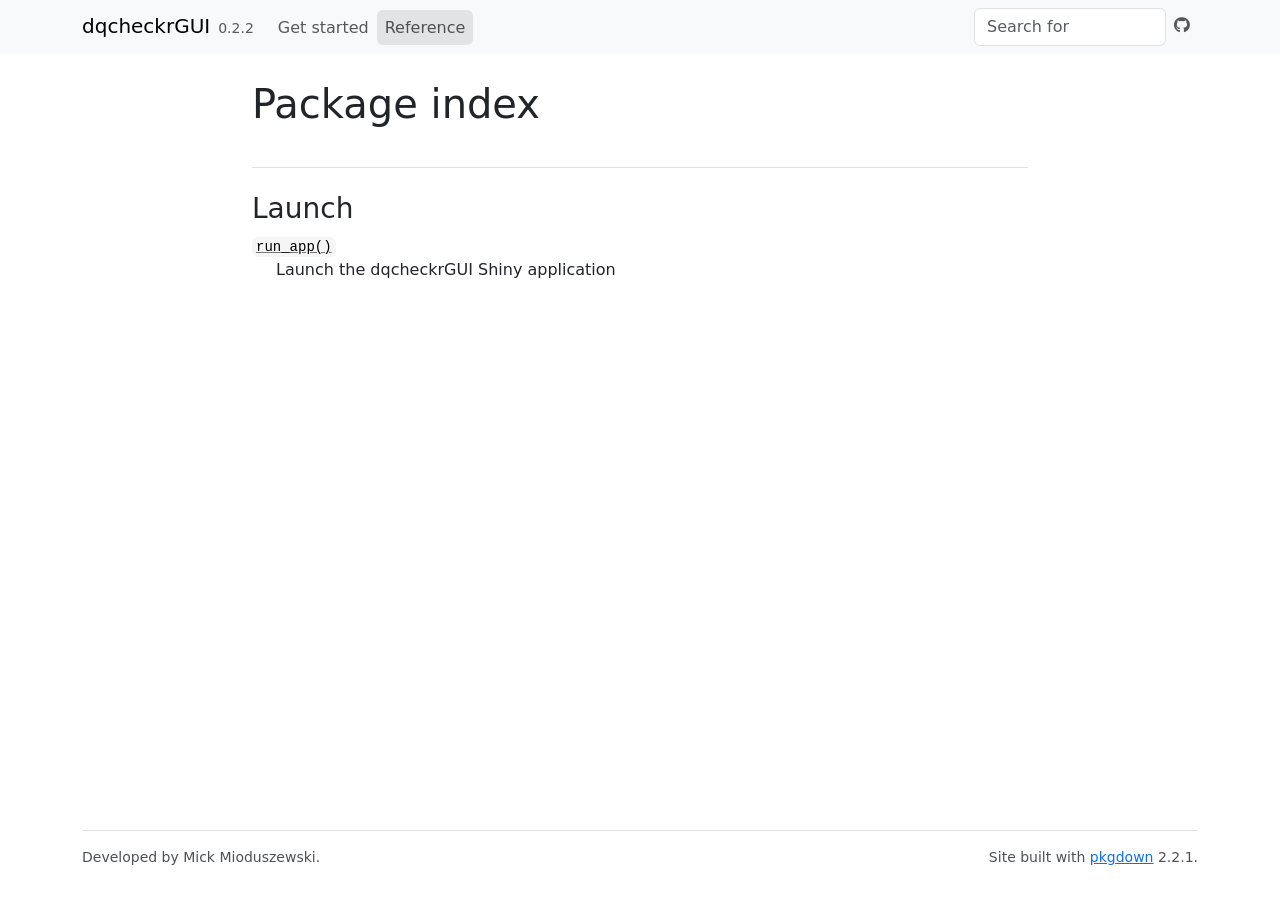
<file: reference/index.html>
<!DOCTYPE html>
<!-- Generated by pkgdown: do not edit by hand --><html lang="en-GB"><head><meta http-equiv="Content-Type" content="text/html; charset=UTF-8"><meta charset="utf-8"><meta http-equiv="X-UA-Compatible" content="IE=edge"><meta name="viewport" content="width=device-width, initial-scale=1, shrink-to-fit=no"><title>Package index • dqcheckrGUI</title><script src="../deps/jquery-3.6.0/jquery-3.6.0.min.js"></script><meta name="viewport" content="width=device-width, initial-scale=1, shrink-to-fit=no"><link href="../deps/bootstrap-5.3.8/bootstrap.min.css" rel="stylesheet"><script src="../deps/bootstrap-5.3.8/bootstrap.bundle.min.js"></script><link href="../deps/font-awesome-6.5.2/css/all.min.css" rel="stylesheet"><link href="../deps/font-awesome-6.5.2/css/v4-shims.min.css" rel="stylesheet"><script src="../deps/headroom-0.11.0/headroom.min.js"></script><script src="../deps/headroom-0.11.0/jQuery.headroom.min.js"></script><script src="../deps/bootstrap-toc-1.0.1/bootstrap-toc.min.js"></script><script src="../deps/clipboard.js-2.0.11/clipboard.min.js"></script><script src="../deps/search-1.0.0/autocomplete.jquery.min.js"></script><script src="../deps/search-1.0.0/fuse.min.js"></script><script src="../deps/search-1.0.0/mark.min.js"></script><!-- pkgdown --><script src="../pkgdown.js"></script><meta property="og:title" content="Package index"></head><body>
    <a href="#main" class="visually-hidden-focusable">Skip to contents</a>


    <nav class="navbar navbar-expand-lg fixed-top bg-light" data-bs-theme="light" aria-label="Site navigation"><div class="container">

    <a class="navbar-brand me-2" href="../index.html">dqcheckrGUI</a>

    <small class="nav-text text-muted me-auto" data-bs-toggle="tooltip" data-bs-placement="bottom" title="">0.2.2</small>


    <button class="navbar-toggler" type="button" data-bs-toggle="collapse" data-bs-target="#navbar" aria-controls="navbar" aria-expanded="false" aria-label="Toggle navigation">
      <span class="navbar-toggler-icon"></span>
    </button>

    <div id="navbar" class="collapse navbar-collapse ms-3">
      <ul class="navbar-nav me-auto"><li class="nav-item"><a class="nav-link" href="../articles/dqcheckrGUI.html">Get started</a></li>
<li class="active nav-item"><a class="nav-link" href="../reference/index.html">Reference</a></li>
      </ul><ul class="navbar-nav"><li class="nav-item"><form class="form-inline" role="search">
 <input class="form-control" type="search" name="search-input" id="search-input" autocomplete="off" aria-label="Search site" placeholder="Search for" data-search-index="../search.json"></form></li>
<li class="nav-item"><a class="external-link nav-link" href="https://github.com/mickmioduszewski/dqcheckrGUI" aria-label="GitHub"><span class="fa fab fa-github"></span></a></li>
      </ul></div>


  </div>
</nav><div class="container template-reference-index">
<div class="row">
  <main id="main" class="col-md-9"><div class="page-header">

      <h1>Package index</h1>
    </div>

    <div class="section level2">
      <h2 id="launch">Launch<a class="anchor" aria-label="anchor" href="#launch"></a></h2>



      <dl></dl></div><div class="section level2">




      <dl><dt>

          <code><a href="run_app.html">run_app()</a></code>

        </dt>
        <dd>Launch the dqcheckrGUI Shiny application</dd>
      </dl></div>
  </main></div>


    <footer><div class="pkgdown-footer-left">
  <p>Developed by Mick Mioduszewski.</p>
</div>

<div class="pkgdown-footer-right">
  <p>Site built with <a href="https://pkgdown.r-lib.org/" class="external-link">pkgdown</a> 2.2.1.</p>
</div>

    </footer></div>





  </body></html>
</file>
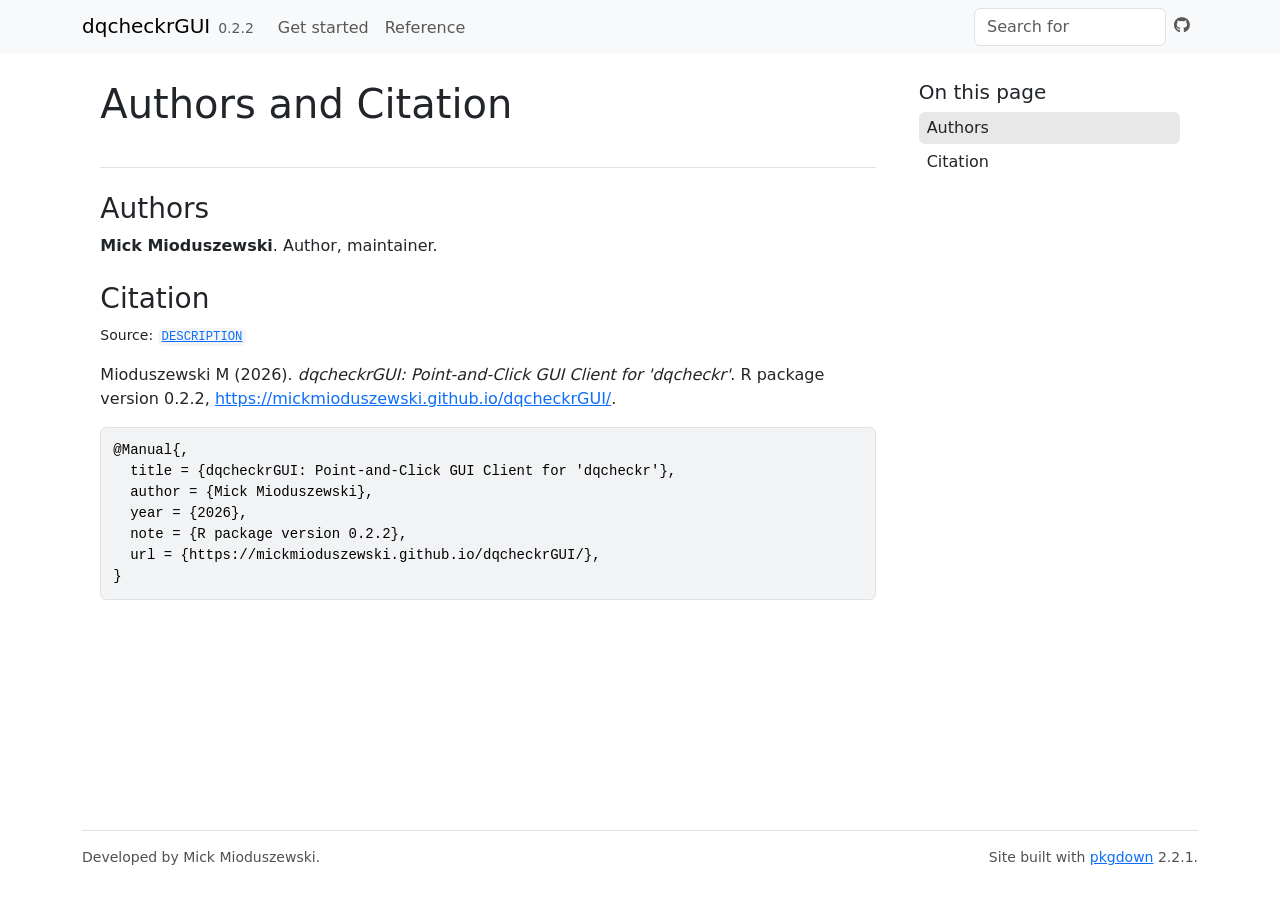
<file: authors.html>
<!DOCTYPE html>
<!-- Generated by pkgdown: do not edit by hand --><html lang="en-GB"><head><meta http-equiv="Content-Type" content="text/html; charset=UTF-8"><meta charset="utf-8"><meta http-equiv="X-UA-Compatible" content="IE=edge"><meta name="viewport" content="width=device-width, initial-scale=1, shrink-to-fit=no"><title>Authors and Citation • dqcheckrGUI</title><script src="deps/jquery-3.6.0/jquery-3.6.0.min.js"></script><meta name="viewport" content="width=device-width, initial-scale=1, shrink-to-fit=no"><link href="deps/bootstrap-5.3.8/bootstrap.min.css" rel="stylesheet"><script src="deps/bootstrap-5.3.8/bootstrap.bundle.min.js"></script><link href="deps/font-awesome-6.5.2/css/all.min.css" rel="stylesheet"><link href="deps/font-awesome-6.5.2/css/v4-shims.min.css" rel="stylesheet"><script src="deps/headroom-0.11.0/headroom.min.js"></script><script src="deps/headroom-0.11.0/jQuery.headroom.min.js"></script><script src="deps/bootstrap-toc-1.0.1/bootstrap-toc.min.js"></script><script src="deps/clipboard.js-2.0.11/clipboard.min.js"></script><script src="deps/search-1.0.0/autocomplete.jquery.min.js"></script><script src="deps/search-1.0.0/fuse.min.js"></script><script src="deps/search-1.0.0/mark.min.js"></script><!-- pkgdown --><script src="pkgdown.js"></script><meta property="og:title" content="Authors and Citation"></head><body>
    <a href="#main" class="visually-hidden-focusable">Skip to contents</a>


    <nav class="navbar navbar-expand-lg fixed-top bg-light" data-bs-theme="light" aria-label="Site navigation"><div class="container">

    <a class="navbar-brand me-2" href="index.html">dqcheckrGUI</a>

    <small class="nav-text text-muted me-auto" data-bs-toggle="tooltip" data-bs-placement="bottom" title="">0.2.2</small>


    <button class="navbar-toggler" type="button" data-bs-toggle="collapse" data-bs-target="#navbar" aria-controls="navbar" aria-expanded="false" aria-label="Toggle navigation">
      <span class="navbar-toggler-icon"></span>
    </button>

    <div id="navbar" class="collapse navbar-collapse ms-3">
      <ul class="navbar-nav me-auto"><li class="nav-item"><a class="nav-link" href="articles/dqcheckrGUI.html">Get started</a></li>
<li class="nav-item"><a class="nav-link" href="reference/index.html">Reference</a></li>
      </ul><ul class="navbar-nav"><li class="nav-item"><form class="form-inline" role="search">
 <input class="form-control" type="search" name="search-input" id="search-input" autocomplete="off" aria-label="Search site" placeholder="Search for" data-search-index="search.json"></form></li>
<li class="nav-item"><a class="external-link nav-link" href="https://github.com/mickmioduszewski/dqcheckrGUI" aria-label="GitHub"><span class="fa fab fa-github"></span></a></li>
      </ul></div>


  </div>
</nav><div class="container template-citation-authors">
<div class="row">
  <main id="main" class="col-md-9"><div class="page-header">

      <h1>Authors and Citation</h1>
    </div>

    <div class="section level2">
      <h2>Authors</h2>

      <ul class="list-unstyled"><li>
          <p><strong>Mick Mioduszewski</strong>. Author, maintainer.
          </p>
        </li>
      </ul></div>

    <div class="section level2">
      <h2 id="citation">Citation</h2>
      <p><small class="dont-index">Source: <a href="https://github.com/mickmioduszewski/dqcheckrGUI/blob/main/DESCRIPTION" class="external-link"><code>DESCRIPTION</code></a></small></p>

      <p>Mioduszewski M (2026).
<em>dqcheckrGUI: Point-and-Click GUI Client for 'dqcheckr'</em>.
R package version 0.2.2, <a href="https://mickmioduszewski.github.io/dqcheckrGUI/">https://mickmioduszewski.github.io/dqcheckrGUI/</a>.
</p>
      <pre>@Manual{,
  title = {dqcheckrGUI: Point-and-Click GUI Client for 'dqcheckr'},
  author = {Mick Mioduszewski},
  year = {2026},
  note = {R package version 0.2.2},
  url = {https://mickmioduszewski.github.io/dqcheckrGUI/},
}</pre>
    </div>

  </main><aside class="col-md-3"><nav id="toc" aria-label="Table of contents"><h2>On this page</h2>
    </nav></aside></div>


    <footer><div class="pkgdown-footer-left">
  <p>Developed by Mick Mioduszewski.</p>
</div>

<div class="pkgdown-footer-right">
  <p>Site built with <a href="https://pkgdown.r-lib.org/" class="external-link">pkgdown</a> 2.2.1.</p>
</div>

    </footer></div>





  </body></html>
</file>
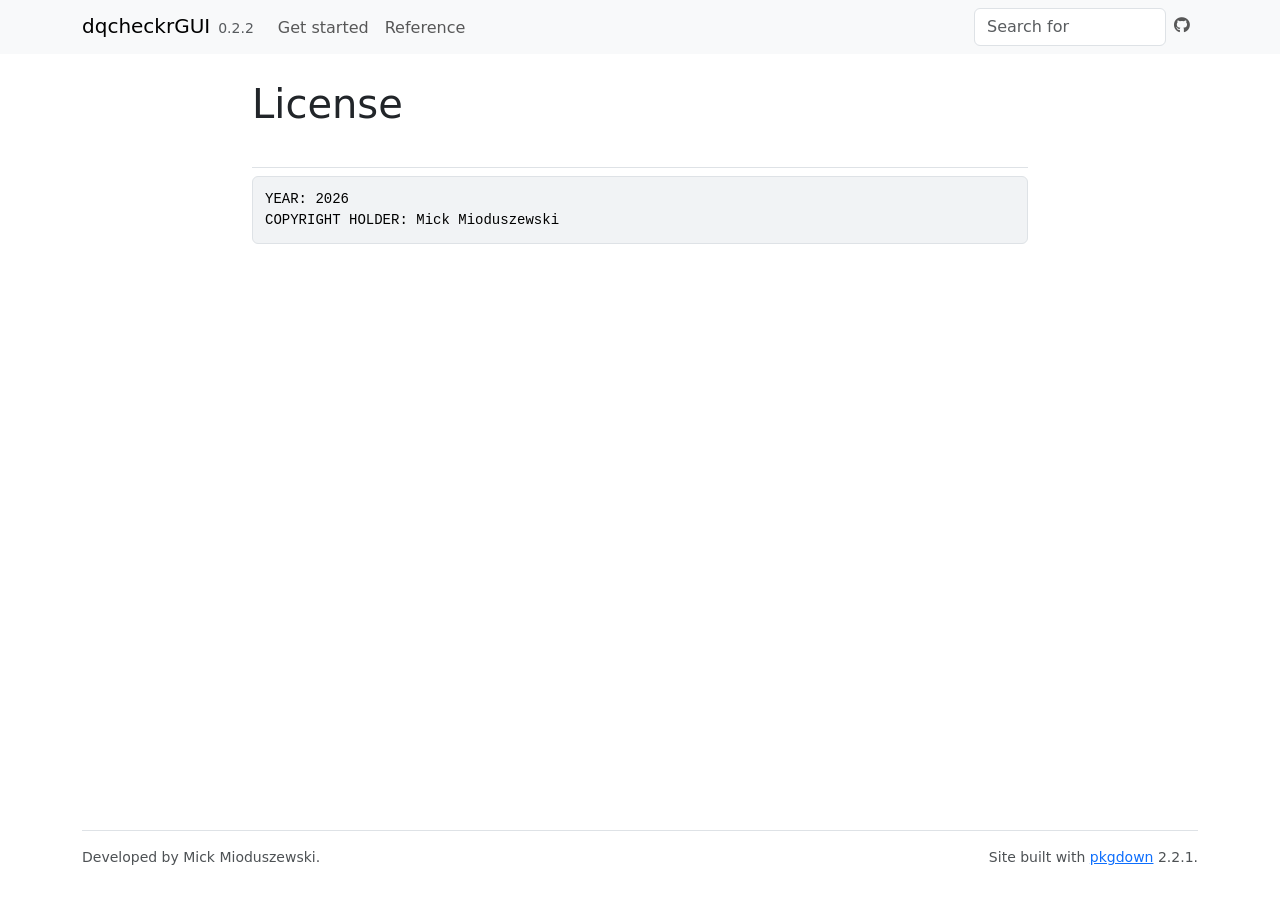
<file: LICENSE-text.html>
<!DOCTYPE html>
<!-- Generated by pkgdown: do not edit by hand --><html lang="en-GB"><head><meta http-equiv="Content-Type" content="text/html; charset=UTF-8"><meta charset="utf-8"><meta http-equiv="X-UA-Compatible" content="IE=edge"><meta name="viewport" content="width=device-width, initial-scale=1, shrink-to-fit=no"><title>License • dqcheckrGUI</title><script src="deps/jquery-3.6.0/jquery-3.6.0.min.js"></script><meta name="viewport" content="width=device-width, initial-scale=1, shrink-to-fit=no"><link href="deps/bootstrap-5.3.8/bootstrap.min.css" rel="stylesheet"><script src="deps/bootstrap-5.3.8/bootstrap.bundle.min.js"></script><link href="deps/font-awesome-6.5.2/css/all.min.css" rel="stylesheet"><link href="deps/font-awesome-6.5.2/css/v4-shims.min.css" rel="stylesheet"><script src="deps/headroom-0.11.0/headroom.min.js"></script><script src="deps/headroom-0.11.0/jQuery.headroom.min.js"></script><script src="deps/bootstrap-toc-1.0.1/bootstrap-toc.min.js"></script><script src="deps/clipboard.js-2.0.11/clipboard.min.js"></script><script src="deps/search-1.0.0/autocomplete.jquery.min.js"></script><script src="deps/search-1.0.0/fuse.min.js"></script><script src="deps/search-1.0.0/mark.min.js"></script><!-- pkgdown --><script src="pkgdown.js"></script><meta property="og:title" content="License"></head><body>
    <a href="#main" class="visually-hidden-focusable">Skip to contents</a>


    <nav class="navbar navbar-expand-lg fixed-top bg-light" data-bs-theme="light" aria-label="Site navigation"><div class="container">

    <a class="navbar-brand me-2" href="index.html">dqcheckrGUI</a>

    <small class="nav-text text-muted me-auto" data-bs-toggle="tooltip" data-bs-placement="bottom" title="">0.2.2</small>


    <button class="navbar-toggler" type="button" data-bs-toggle="collapse" data-bs-target="#navbar" aria-controls="navbar" aria-expanded="false" aria-label="Toggle navigation">
      <span class="navbar-toggler-icon"></span>
    </button>

    <div id="navbar" class="collapse navbar-collapse ms-3">
      <ul class="navbar-nav me-auto"><li class="nav-item"><a class="nav-link" href="articles/dqcheckrGUI.html">Get started</a></li>
<li class="nav-item"><a class="nav-link" href="reference/index.html">Reference</a></li>
      </ul><ul class="navbar-nav"><li class="nav-item"><form class="form-inline" role="search">
 <input class="form-control" type="search" name="search-input" id="search-input" autocomplete="off" aria-label="Search site" placeholder="Search for" data-search-index="search.json"></form></li>
<li class="nav-item"><a class="external-link nav-link" href="https://github.com/mickmioduszewski/dqcheckrGUI" aria-label="GitHub"><span class="fa fab fa-github"></span></a></li>
      </ul></div>


  </div>
</nav><div class="container template-title-body">
<div class="row">
  <main id="main" class="col-md-9"><div class="page-header">

      <h1>License</h1>

    </div>

<pre>YEAR: 2026
COPYRIGHT HOLDER: Mick Mioduszewski
</pre>

  </main></div>


    <footer><div class="pkgdown-footer-left">
  <p>Developed by Mick Mioduszewski.</p>
</div>

<div class="pkgdown-footer-right">
  <p>Site built with <a href="https://pkgdown.r-lib.org/" class="external-link">pkgdown</a> 2.2.1.</p>
</div>

    </footer></div>





  </body></html>
</file>
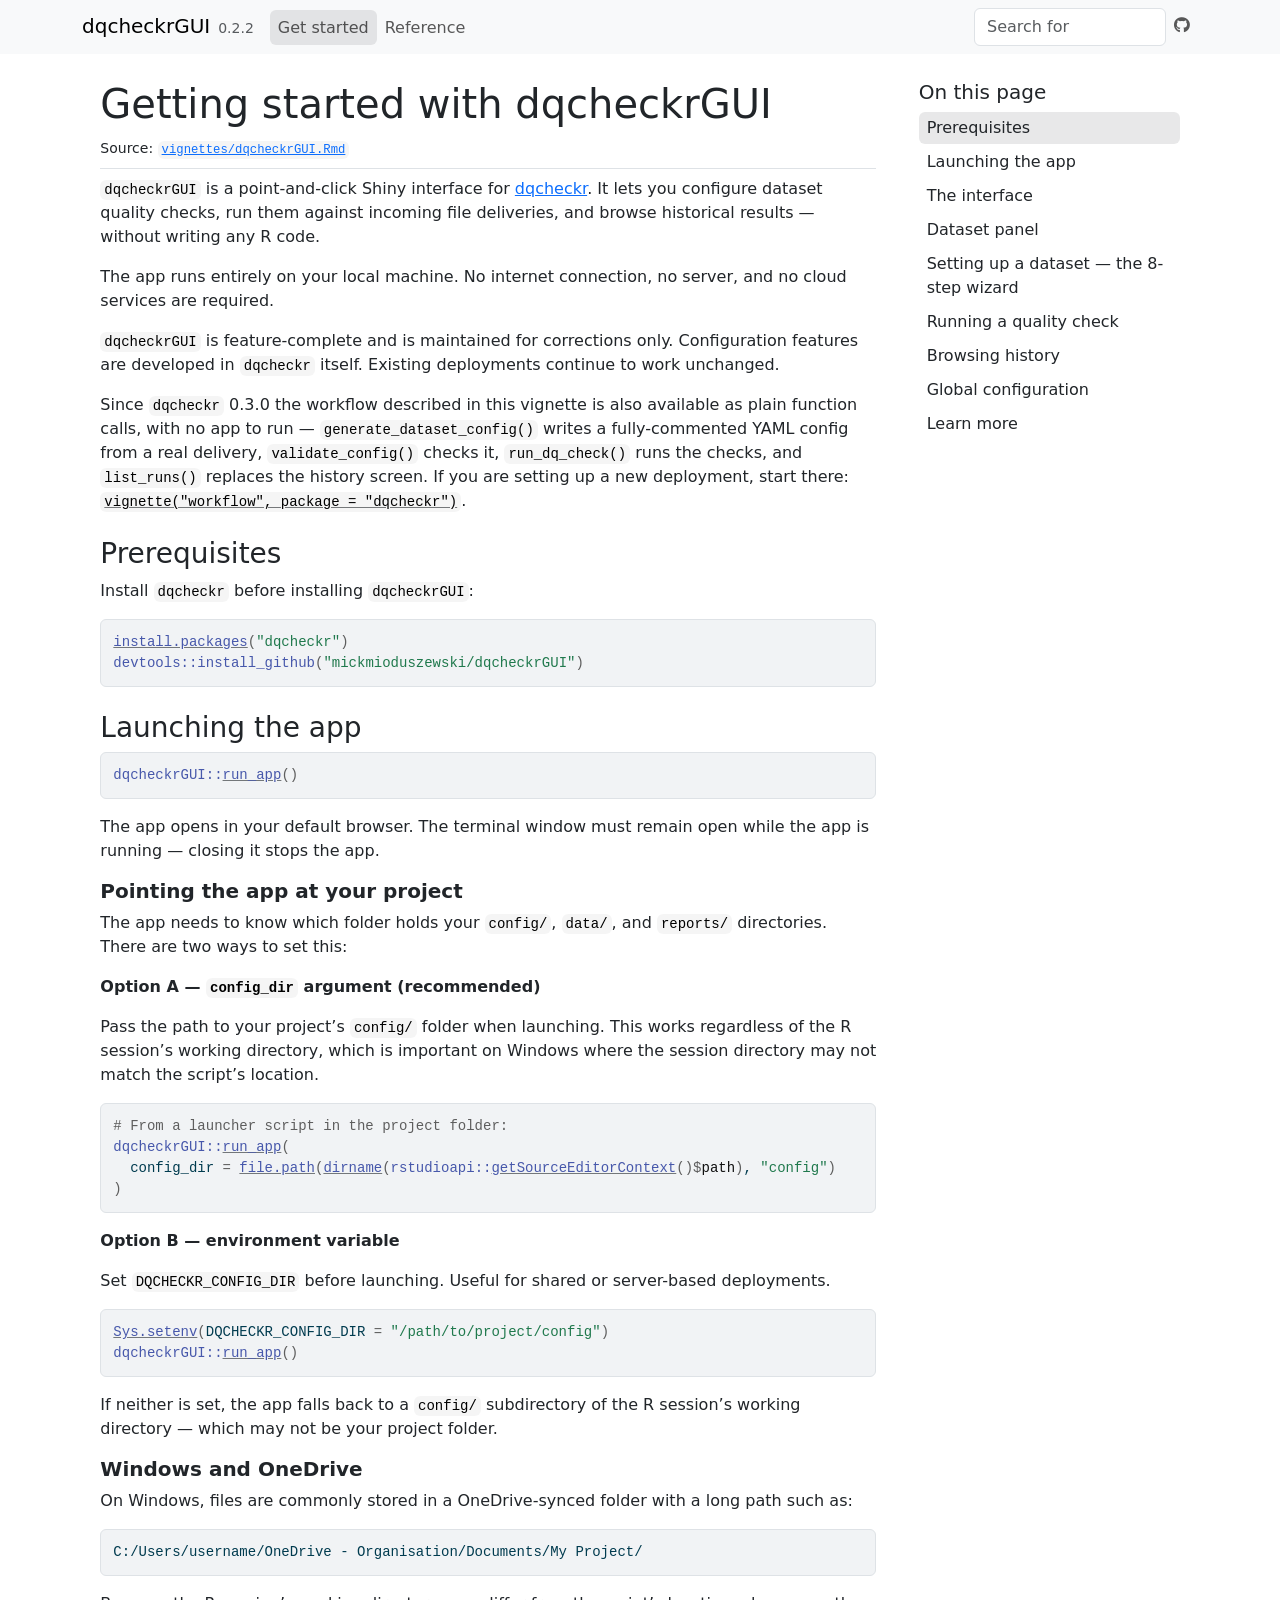
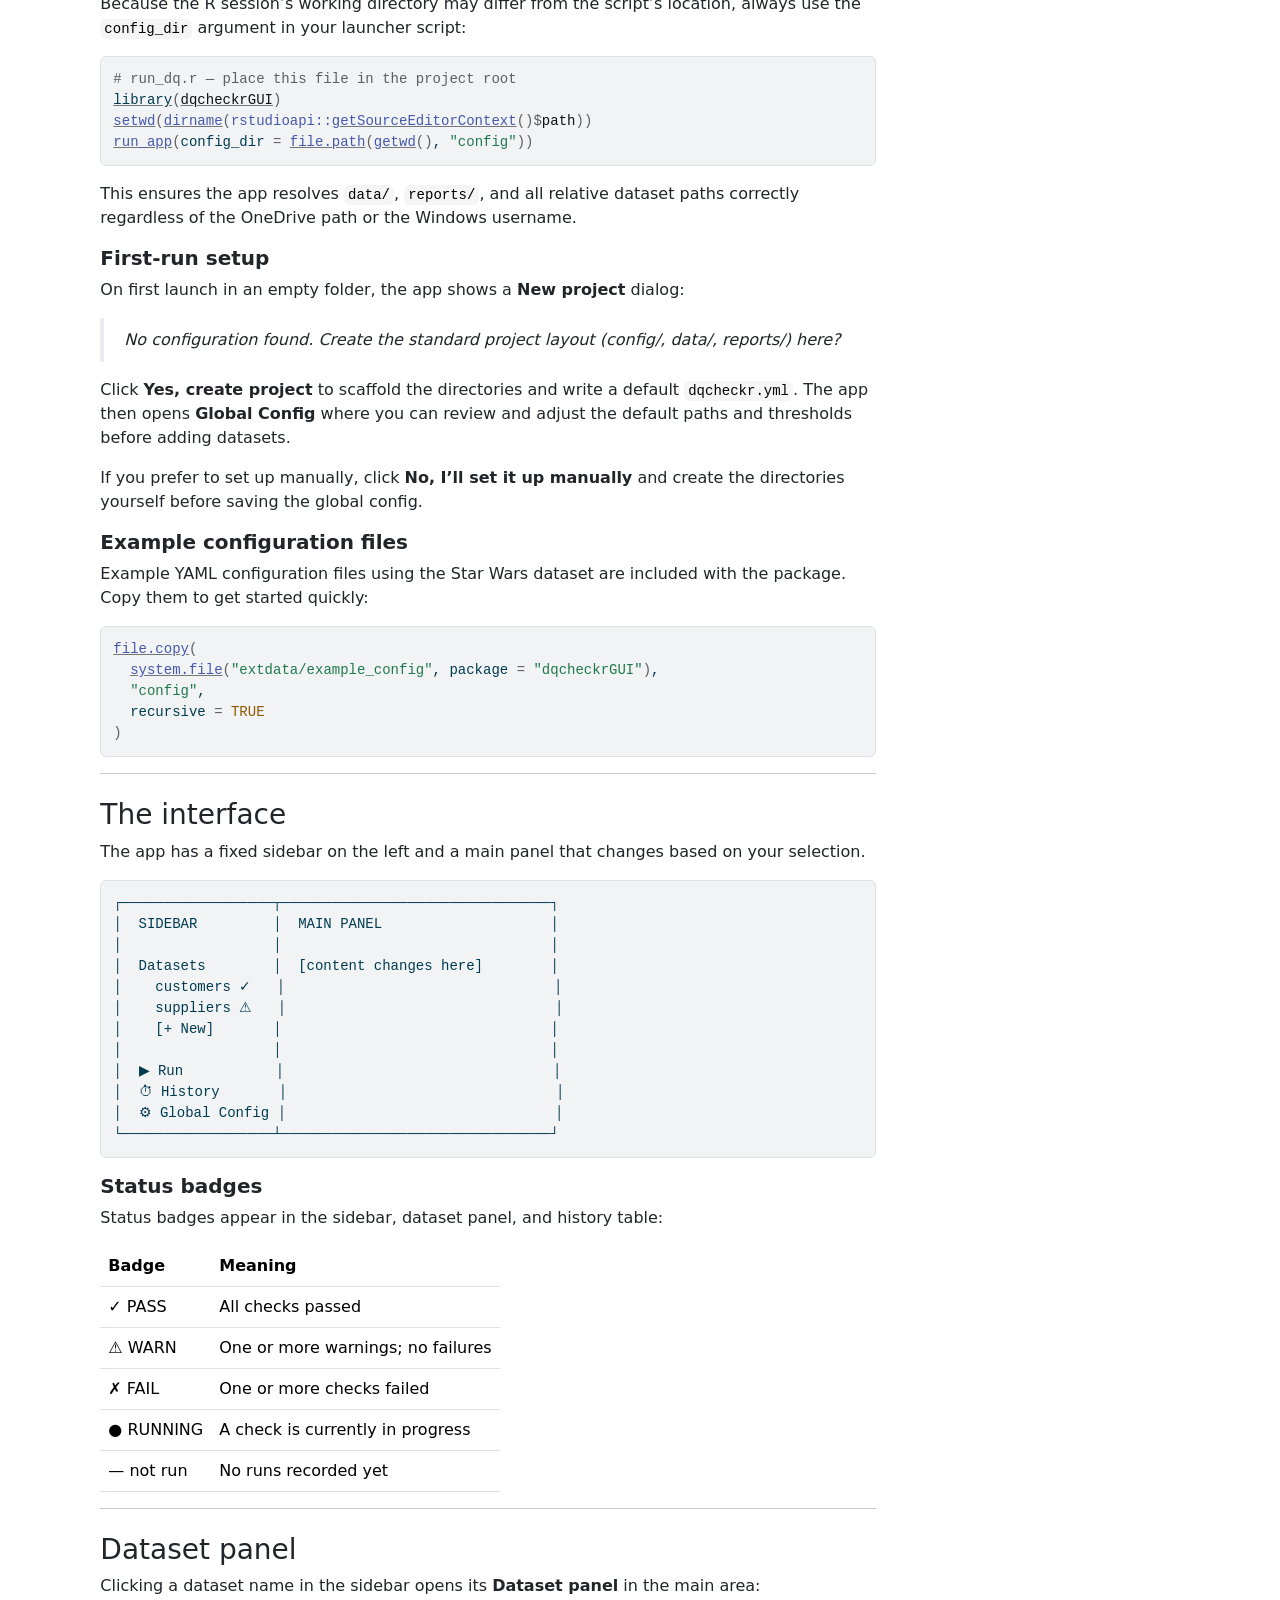
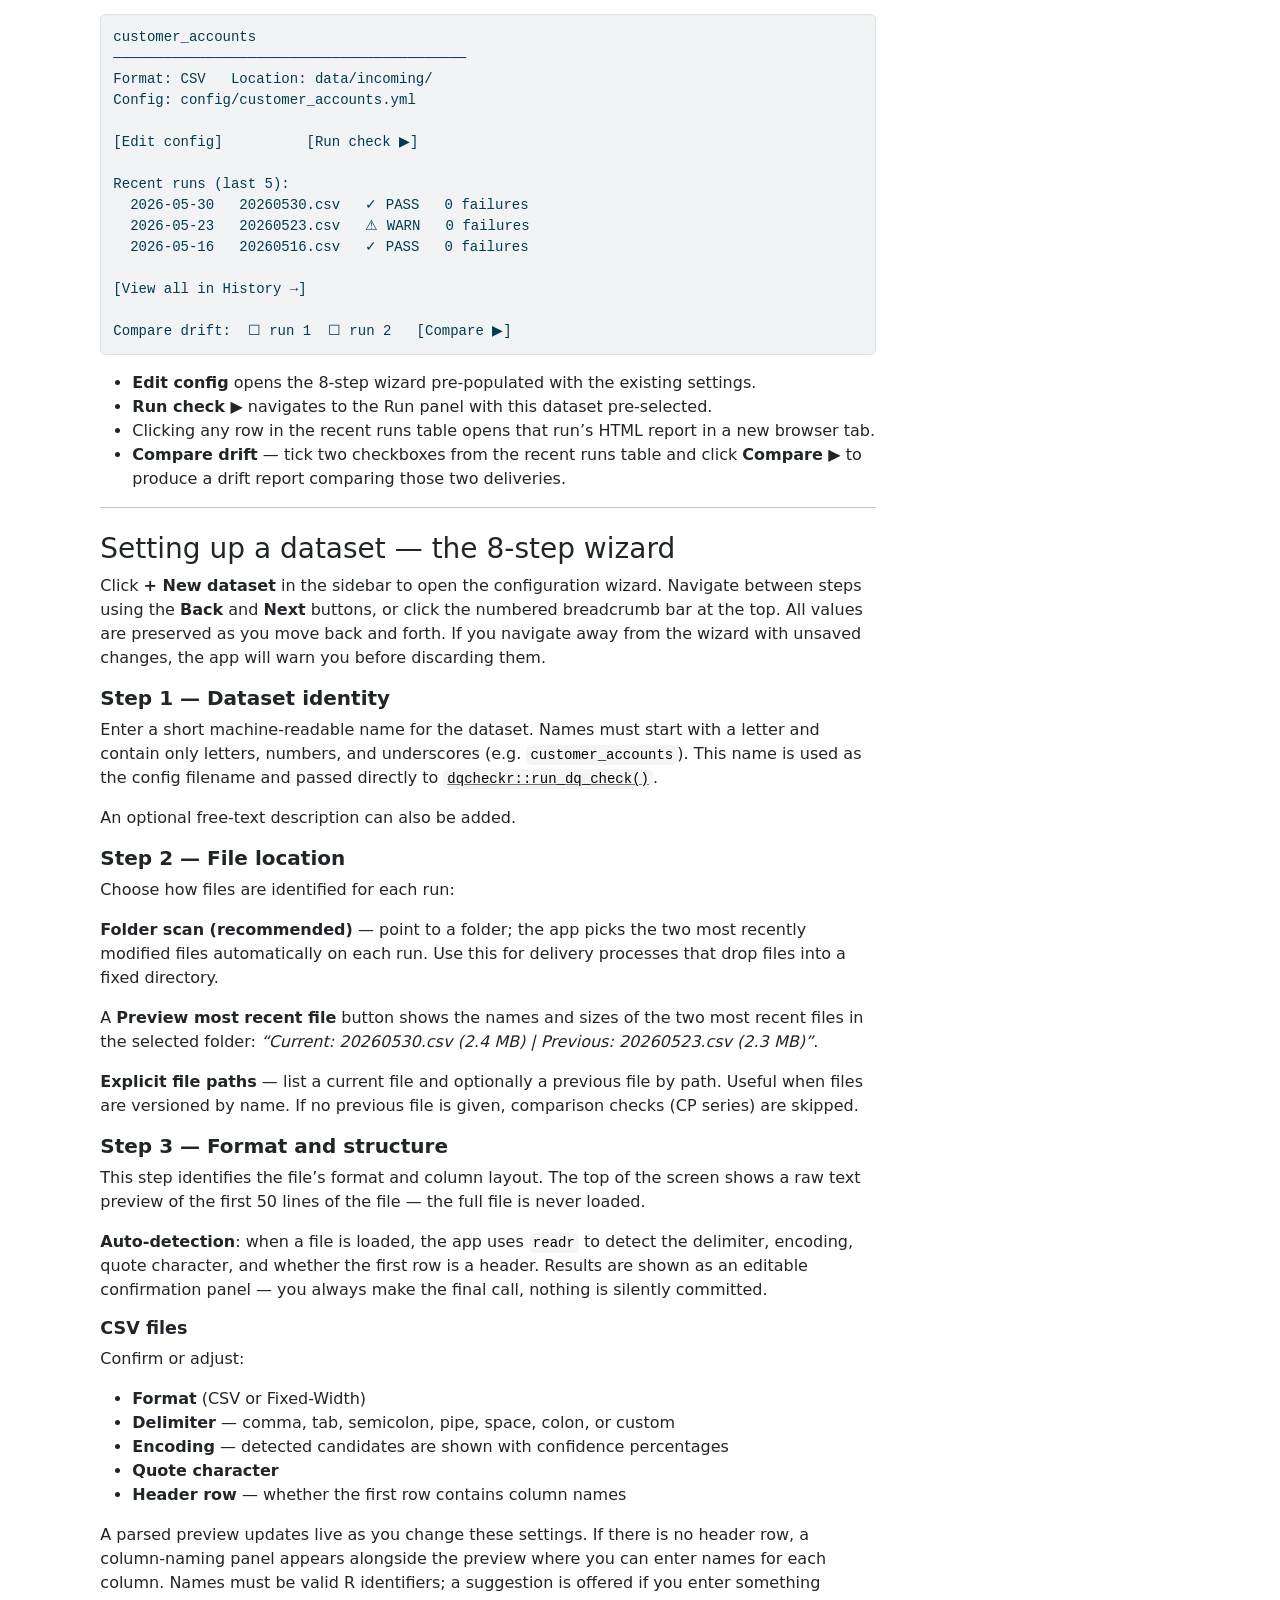
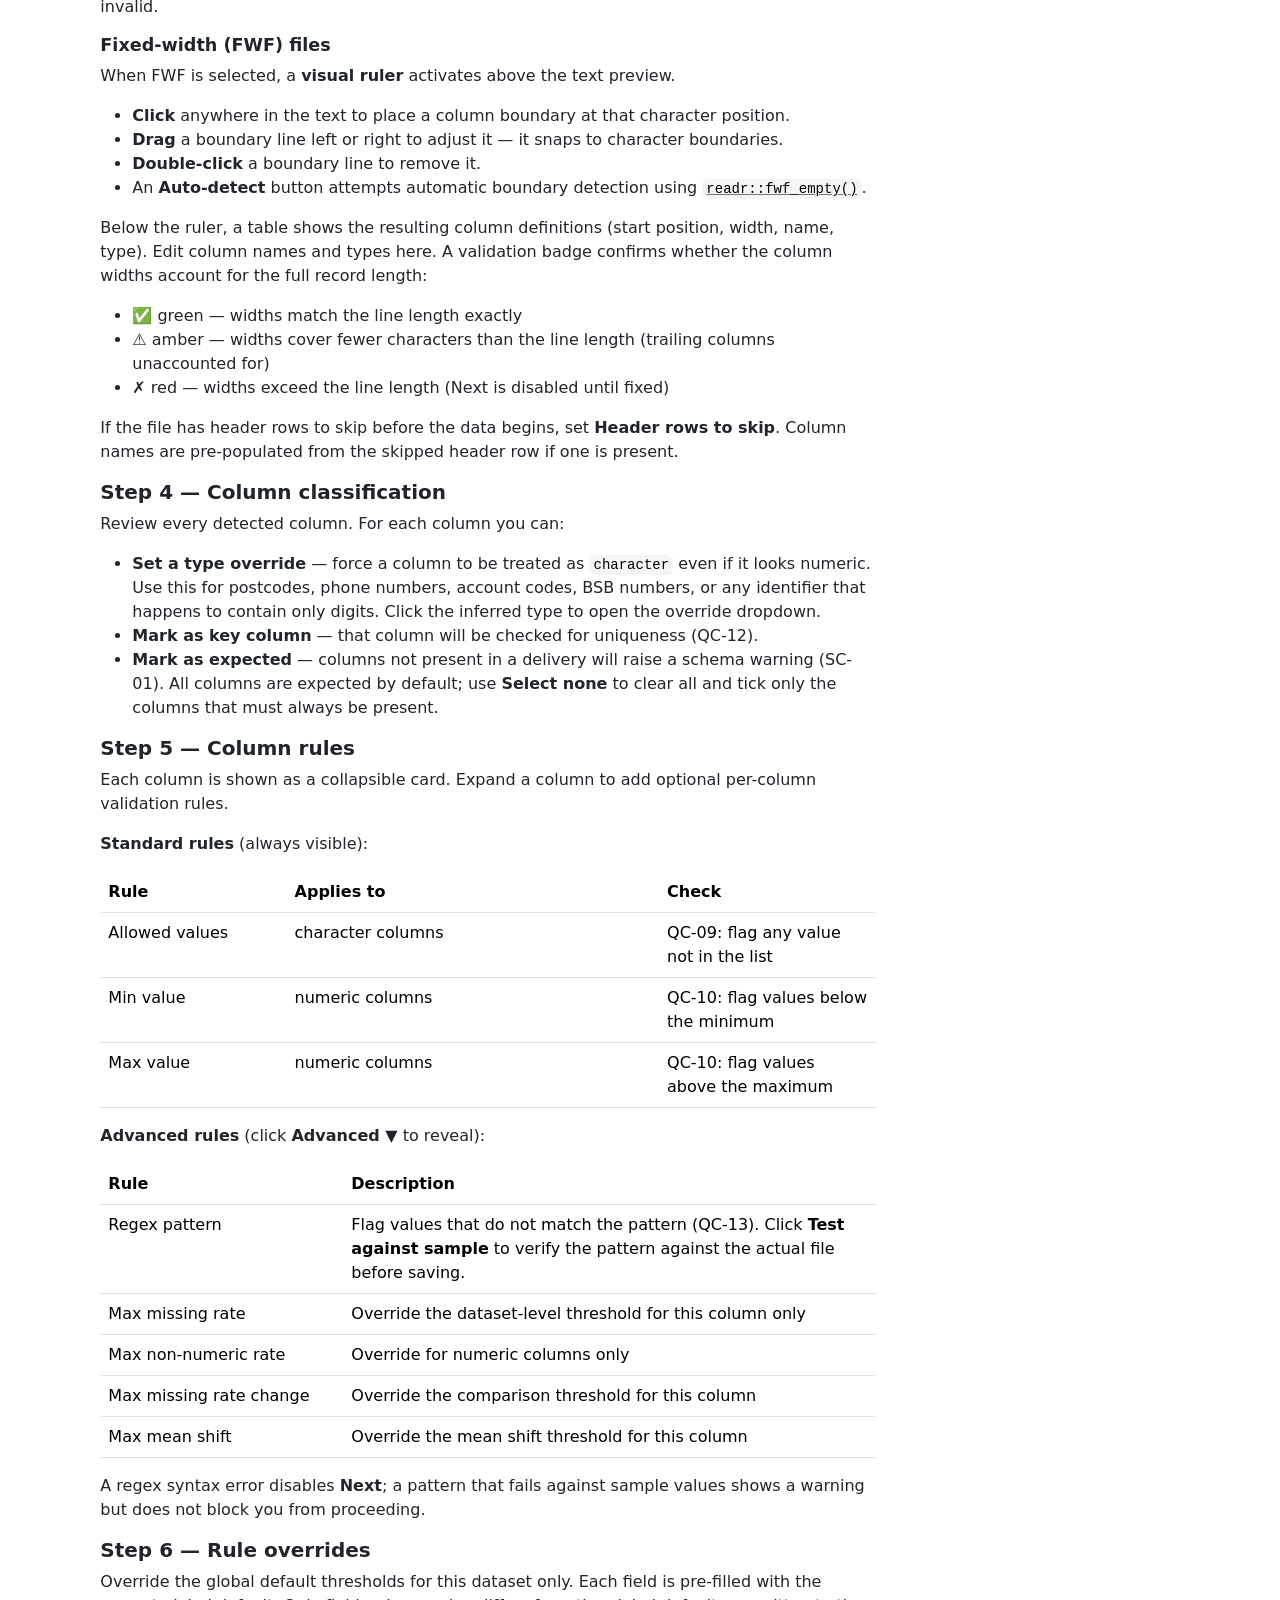
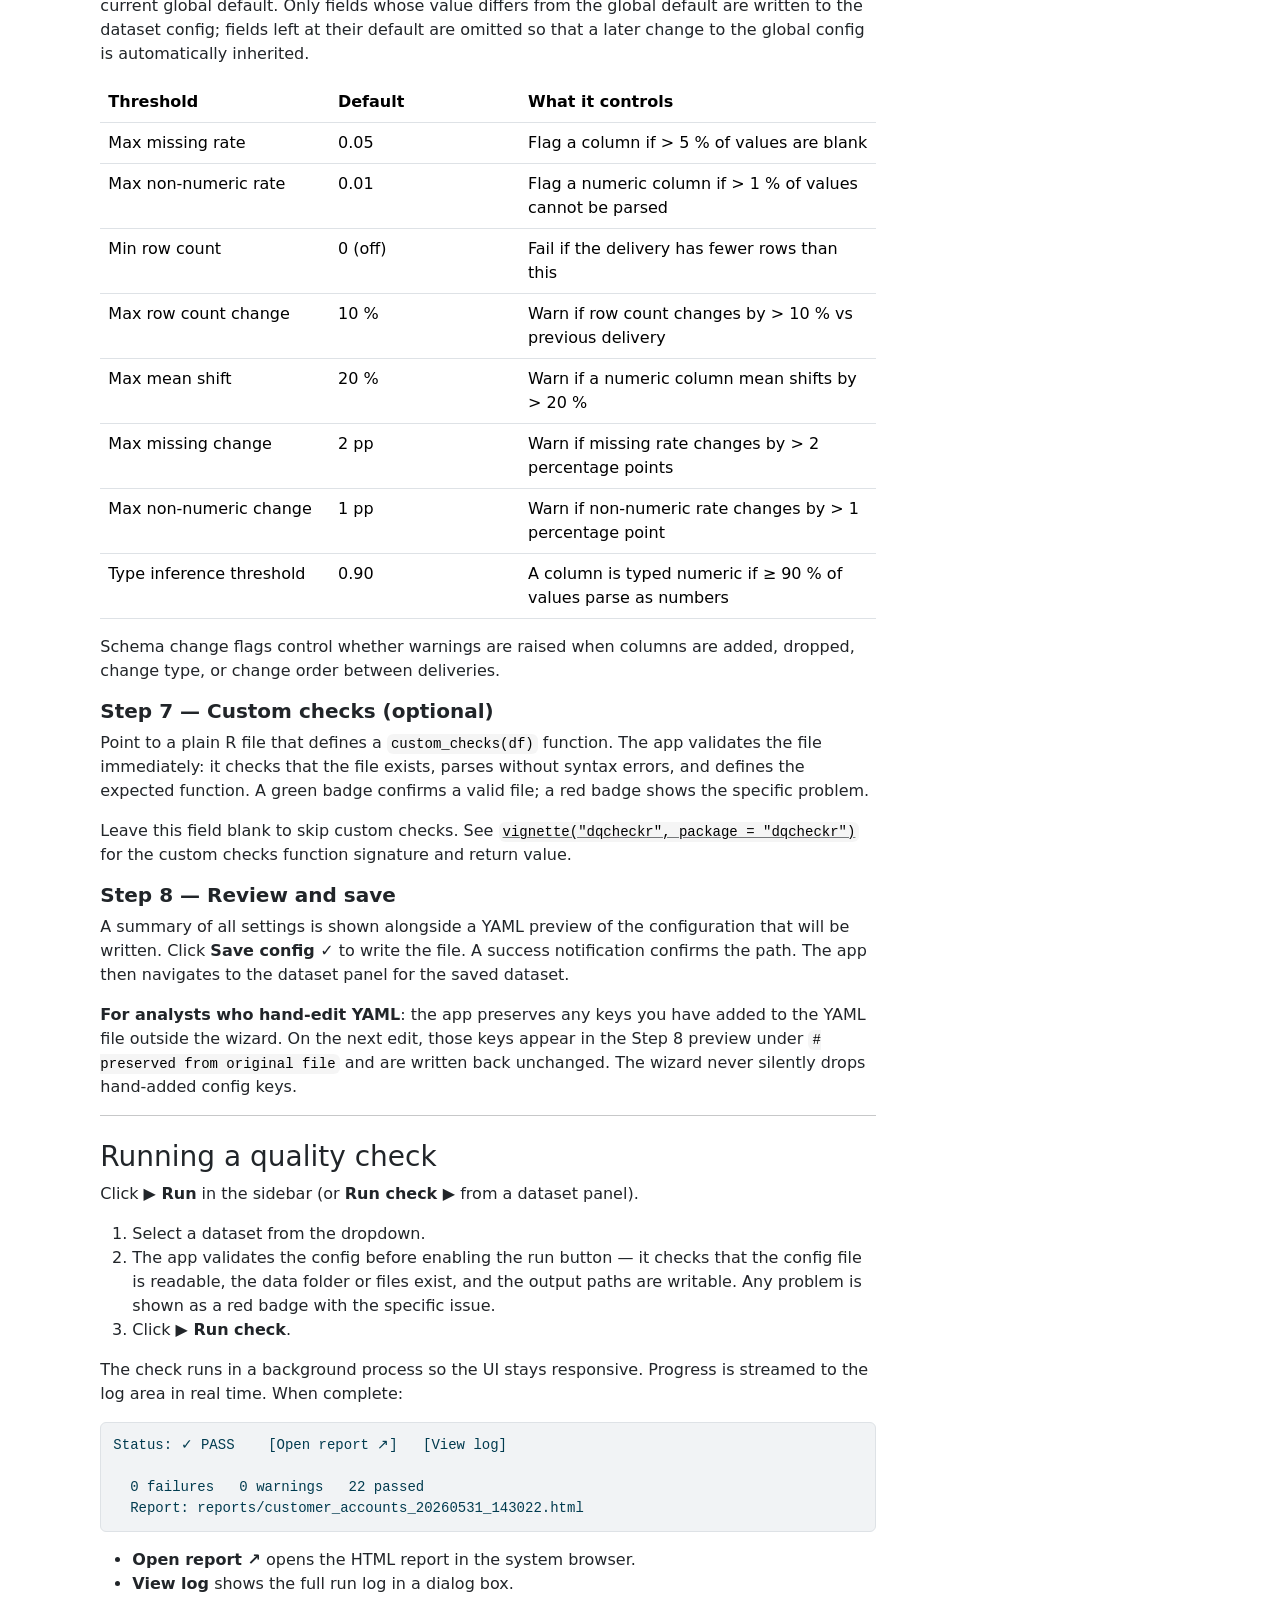
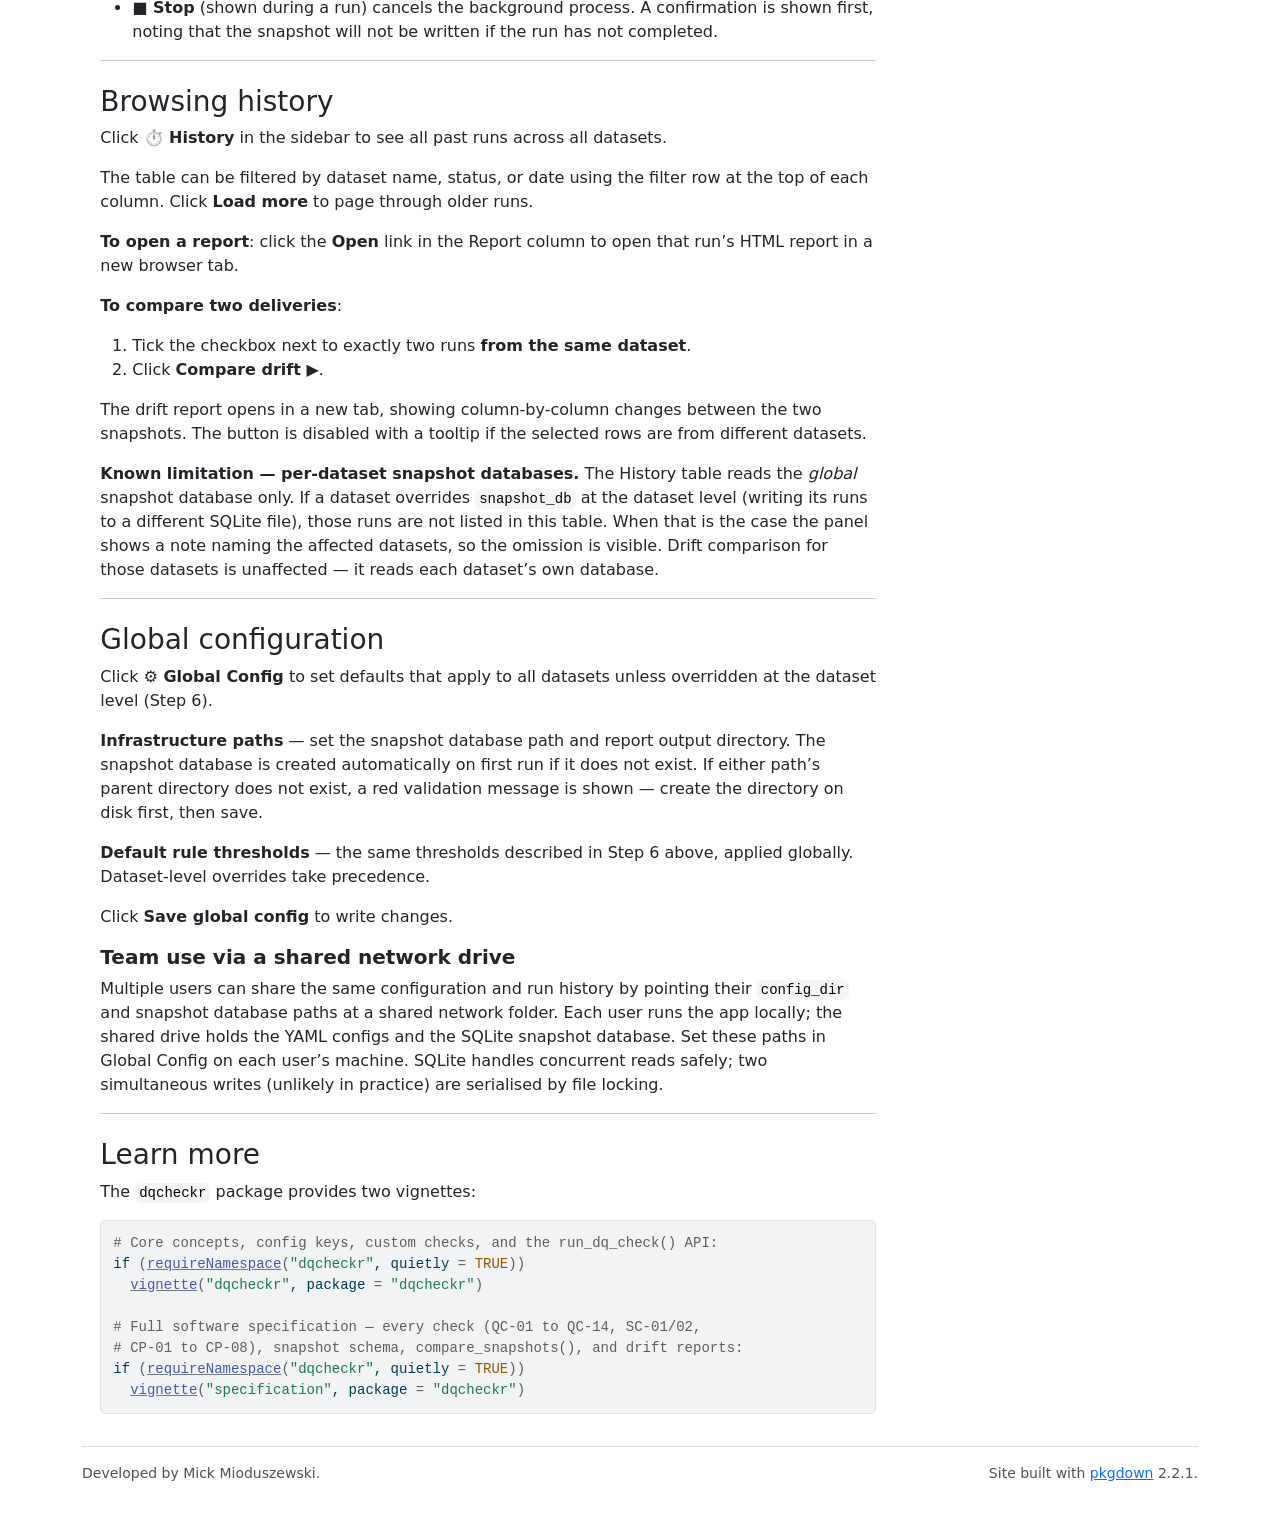
<file: articles/dqcheckrGUI.html>
<!DOCTYPE html>
<!-- Generated by pkgdown: do not edit by hand --><html lang="en-GB">
<head>
<meta http-equiv="Content-Type" content="text/html; charset=UTF-8">
<meta charset="utf-8">
<meta http-equiv="X-UA-Compatible" content="IE=edge">
<meta name="viewport" content="width=device-width, initial-scale=1, shrink-to-fit=no">
<title>Getting started with dqcheckrGUI • dqcheckrGUI</title>
<script src="../deps/jquery-3.6.0/jquery-3.6.0.min.js"></script><meta name="viewport" content="width=device-width, initial-scale=1, shrink-to-fit=no">
<link href="../deps/bootstrap-5.3.8/bootstrap.min.css" rel="stylesheet">
<script src="../deps/bootstrap-5.3.8/bootstrap.bundle.min.js"></script><link href="../deps/font-awesome-6.5.2/css/all.min.css" rel="stylesheet">
<link href="../deps/font-awesome-6.5.2/css/v4-shims.min.css" rel="stylesheet">
<script src="../deps/headroom-0.11.0/headroom.min.js"></script><script src="../deps/headroom-0.11.0/jQuery.headroom.min.js"></script><script src="../deps/bootstrap-toc-1.0.1/bootstrap-toc.min.js"></script><script src="../deps/clipboard.js-2.0.11/clipboard.min.js"></script><script src="../deps/search-1.0.0/autocomplete.jquery.min.js"></script><script src="../deps/search-1.0.0/fuse.min.js"></script><script src="../deps/search-1.0.0/mark.min.js"></script><!-- pkgdown --><script src="../pkgdown.js"></script><meta property="og:title" content="Getting started with dqcheckrGUI">
</head>
<body>
    <a href="#main" class="visually-hidden-focusable">Skip to contents</a>


    <nav class="navbar navbar-expand-lg fixed-top bg-light" data-bs-theme="light" aria-label="Site navigation"><div class="container">

    <a class="navbar-brand me-2" href="../index.html">dqcheckrGUI</a>

    <small class="nav-text text-muted me-auto" data-bs-toggle="tooltip" data-bs-placement="bottom" title="">0.2.2</small>


    <button class="navbar-toggler" type="button" data-bs-toggle="collapse" data-bs-target="#navbar" aria-controls="navbar" aria-expanded="false" aria-label="Toggle navigation">
      <span class="navbar-toggler-icon"></span>
    </button>

    <div id="navbar" class="collapse navbar-collapse ms-3">
      <ul class="navbar-nav me-auto">
<li class="active nav-item"><a class="nav-link" href="../articles/dqcheckrGUI.html">Get started</a></li>
<li class="nav-item"><a class="nav-link" href="../reference/index.html">Reference</a></li>
      </ul>
<ul class="navbar-nav">
<li class="nav-item"><form class="form-inline" role="search">
 <input class="form-control" type="search" name="search-input" id="search-input" autocomplete="off" aria-label="Search site" placeholder="Search for" data-search-index="../search.json">
</form></li>
<li class="nav-item"><a class="external-link nav-link" href="https://github.com/mickmioduszewski/dqcheckrGUI" aria-label="GitHub"><span class="fa fab fa-github"></span></a></li>
      </ul>
</div>


  </div>
</nav><div class="container template-article">




<div class="row">
  <main id="main" class="col-md-9"><div class="page-header">

      <h1>Getting started with dqcheckrGUI</h1>
            
      
      <small class="dont-index">Source: <a href="https://github.com/mickmioduszewski/dqcheckrGUI/blob/main/vignettes/dqcheckrGUI.Rmd" class="external-link"><code>vignettes/dqcheckrGUI.Rmd</code></a></small>
      <div class="d-none name"><code>dqcheckrGUI.Rmd</code></div>
    </div>

    
    
<p><code>dqcheckrGUI</code> is a point-and-click Shiny interface for <a href="https://github.com/mickmioduszewski/dqcheckr" class="external-link">dqcheckr</a>. It
lets you configure dataset quality checks, run them against incoming
file deliveries, and browse historical results — without writing any R
code.</p>
<p>The app runs entirely on your local machine. No internet connection,
no server, and no cloud services are required.</p>
<p><code>dqcheckrGUI</code> is feature-complete and is maintained for
corrections only. Configuration features are developed in
<code>dqcheckr</code> itself. Existing deployments continue to work
unchanged.</p>
<p>Since <code>dqcheckr</code> 0.3.0 the workflow described in this
vignette is also available as plain function calls, with no app to run —
<code>generate_dataset_config()</code> writes a fully-commented YAML
config from a real delivery, <code>validate_config()</code> checks it,
<code>run_dq_check()</code> runs the checks, and
<code>list_runs()</code> replaces the history screen. If you are setting
up a new deployment, start there:
<code><a href="https://mickmioduszewski.github.io/dqcheckr/articles/workflow.html" class="external-link">vignette("workflow", package = "dqcheckr")</a></code>.</p>
<div class="section level2">
<h2 id="prerequisites">Prerequisites<a class="anchor" aria-label="anchor" href="#prerequisites"></a>
</h2>
<p>Install <code>dqcheckr</code> before installing
<code>dqcheckrGUI</code>:</p>
<div class="sourceCode" id="cb1"><pre class="downlit sourceCode r">
<code class="sourceCode R"><span><span class="fu"><a href="https://rdrr.io/r/utils/install.packages.html" class="external-link">install.packages</a></span><span class="op">(</span><span class="st">"dqcheckr"</span><span class="op">)</span></span>
<span><span class="fu">devtools</span><span class="fu">::</span><span class="fu">install_github</span><span class="op">(</span><span class="st">"mickmioduszewski/dqcheckrGUI"</span><span class="op">)</span></span></code></pre></div>
</div>
<div class="section level2">
<h2 id="launching-the-app">Launching the app<a class="anchor" aria-label="anchor" href="#launching-the-app"></a>
</h2>
<div class="sourceCode" id="cb2"><pre class="downlit sourceCode r">
<code class="sourceCode R"><span><span class="fu">dqcheckrGUI</span><span class="fu">::</span><span class="fu"><a href="../reference/run_app.html">run_app</a></span><span class="op">(</span><span class="op">)</span></span></code></pre></div>
<p>The app opens in your default browser. The terminal window must
remain open while the app is running — closing it stops the app.</p>
<div class="section level3">
<h3 id="pointing-the-app-at-your-project">Pointing the app at your project<a class="anchor" aria-label="anchor" href="#pointing-the-app-at-your-project"></a>
</h3>
<p>The app needs to know which folder holds your <code>config/</code>,
<code>data/</code>, and <code>reports/</code> directories. There are two
ways to set this:</p>
<p><strong>Option A — <code>config_dir</code> argument
(recommended)</strong></p>
<p>Pass the path to your project’s <code>config/</code> folder when
launching. This works regardless of the R session’s working directory,
which is important on Windows where the session directory may not match
the script’s location.</p>
<div class="sourceCode" id="cb3"><pre class="downlit sourceCode r">
<code class="sourceCode R"><span><span class="co"># From a launcher script in the project folder:</span></span>
<span><span class="fu">dqcheckrGUI</span><span class="fu">::</span><span class="fu"><a href="../reference/run_app.html">run_app</a></span><span class="op">(</span></span>
<span>  config_dir <span class="op">=</span> <span class="fu"><a href="https://rdrr.io/r/base/file.path.html" class="external-link">file.path</a></span><span class="op">(</span><span class="fu"><a href="https://rdrr.io/r/base/basename.html" class="external-link">dirname</a></span><span class="op">(</span><span class="fu">rstudioapi</span><span class="fu">::</span><span class="fu"><a href="https://rstudio.github.io/rstudioapi/reference/rstudio-editors.html" class="external-link">getSourceEditorContext</a></span><span class="op">(</span><span class="op">)</span><span class="op">$</span><span class="va">path</span><span class="op">)</span>, <span class="st">"config"</span><span class="op">)</span></span>
<span><span class="op">)</span></span></code></pre></div>
<p><strong>Option B — environment variable</strong></p>
<p>Set <code>DQCHECKR_CONFIG_DIR</code> before launching. Useful for
shared or server-based deployments.</p>
<div class="sourceCode" id="cb4"><pre class="downlit sourceCode r">
<code class="sourceCode R"><span><span class="fu"><a href="https://rdrr.io/r/base/Sys.setenv.html" class="external-link">Sys.setenv</a></span><span class="op">(</span>DQCHECKR_CONFIG_DIR <span class="op">=</span> <span class="st">"/path/to/project/config"</span><span class="op">)</span></span>
<span><span class="fu">dqcheckrGUI</span><span class="fu">::</span><span class="fu"><a href="../reference/run_app.html">run_app</a></span><span class="op">(</span><span class="op">)</span></span></code></pre></div>
<p>If neither is set, the app falls back to a <code>config/</code>
subdirectory of the R session’s working directory — which may not be
your project folder.</p>
</div>
<div class="section level3">
<h3 id="windows-and-onedrive">Windows and OneDrive<a class="anchor" aria-label="anchor" href="#windows-and-onedrive"></a>
</h3>
<p>On Windows, files are commonly stored in a OneDrive-synced folder
with a long path such as:</p>
<pre><code>C:/Users/username/OneDrive - Organisation/Documents/My Project/</code></pre>
<p>Because the R session’s working directory may differ from the
script’s location, always use the <code>config_dir</code> argument in
your launcher script:</p>
<div class="sourceCode" id="cb6"><pre class="downlit sourceCode r">
<code class="sourceCode R"><span><span class="co"># run_dq.r — place this file in the project root</span></span>
<span><span class="kw"><a href="https://rdrr.io/r/base/library.html" class="external-link">library</a></span><span class="op">(</span><span class="va"><a href="https://mickmioduszewski.github.io/dqcheckrGUI/">dqcheckrGUI</a></span><span class="op">)</span></span>
<span><span class="fu"><a href="https://rdrr.io/r/base/getwd.html" class="external-link">setwd</a></span><span class="op">(</span><span class="fu"><a href="https://rdrr.io/r/base/basename.html" class="external-link">dirname</a></span><span class="op">(</span><span class="fu">rstudioapi</span><span class="fu">::</span><span class="fu"><a href="https://rstudio.github.io/rstudioapi/reference/rstudio-editors.html" class="external-link">getSourceEditorContext</a></span><span class="op">(</span><span class="op">)</span><span class="op">$</span><span class="va">path</span><span class="op">)</span><span class="op">)</span></span>
<span><span class="fu"><a href="../reference/run_app.html">run_app</a></span><span class="op">(</span>config_dir <span class="op">=</span> <span class="fu"><a href="https://rdrr.io/r/base/file.path.html" class="external-link">file.path</a></span><span class="op">(</span><span class="fu"><a href="https://rdrr.io/r/base/getwd.html" class="external-link">getwd</a></span><span class="op">(</span><span class="op">)</span>, <span class="st">"config"</span><span class="op">)</span><span class="op">)</span></span></code></pre></div>
<p>This ensures the app resolves <code>data/</code>,
<code>reports/</code>, and all relative dataset paths correctly
regardless of the OneDrive path or the Windows username.</p>
</div>
<div class="section level3">
<h3 id="first-run-setup">First-run setup<a class="anchor" aria-label="anchor" href="#first-run-setup"></a>
</h3>
<p>On first launch in an empty folder, the app shows a <strong>New
project</strong> dialog:</p>
<blockquote>
<p><em>No configuration found. Create the standard project layout
(config/, data/, reports/) here?</em></p>
</blockquote>
<p>Click <strong>Yes, create project</strong> to scaffold the
directories and write a default <code>dqcheckr.yml</code>. The app then
opens <strong>Global Config</strong> where you can review and adjust the
default paths and thresholds before adding datasets.</p>
<p>If you prefer to set up manually, click <strong>No, I’ll set it up
manually</strong> and create the directories yourself before saving the
global config.</p>
</div>
<div class="section level3">
<h3 id="example-configuration-files">Example configuration files<a class="anchor" aria-label="anchor" href="#example-configuration-files"></a>
</h3>
<p>Example YAML configuration files using the Star Wars dataset are
included with the package. Copy them to get started quickly:</p>
<div class="sourceCode" id="cb7"><pre class="downlit sourceCode r">
<code class="sourceCode R"><span><span class="fu"><a href="https://rdrr.io/r/base/files.html" class="external-link">file.copy</a></span><span class="op">(</span></span>
<span>  <span class="fu"><a href="https://rdrr.io/r/base/system.file.html" class="external-link">system.file</a></span><span class="op">(</span><span class="st">"extdata/example_config"</span>, package <span class="op">=</span> <span class="st">"dqcheckrGUI"</span><span class="op">)</span>,</span>
<span>  <span class="st">"config"</span>,</span>
<span>  recursive <span class="op">=</span> <span class="cn">TRUE</span></span>
<span><span class="op">)</span></span></code></pre></div>
<hr>
</div>
</div>
<div class="section level2">
<h2 id="the-interface">The interface<a class="anchor" aria-label="anchor" href="#the-interface"></a>
</h2>
<p>The app has a fixed sidebar on the left and a main panel that changes
based on your selection.</p>
<pre><code>┌──────────────────┬────────────────────────────────┐
│  SIDEBAR         │  MAIN PANEL                    │
│                  │                                │
│  Datasets        │  [content changes here]        │
│    customers ✓   │                                │
│    suppliers ⚠   │                                │
│    [+ New]       │                                │
│                  │                                │
│  ▶ Run           │                                │
│  ⏱ History       │                                │
│  ⚙ Global Config │                                │
└──────────────────┴────────────────────────────────┘</code></pre>
<div class="section level3">
<h3 id="status-badges">Status badges<a class="anchor" aria-label="anchor" href="#status-badges"></a>
</h3>
<p>Status badges appear in the sidebar, dataset panel, and history
table:</p>
<table class="table">
<thead><tr class="header">
<th>Badge</th>
<th>Meaning</th>
</tr></thead>
<tbody>
<tr class="odd">
<td>✓ PASS</td>
<td>All checks passed</td>
</tr>
<tr class="even">
<td>⚠ WARN</td>
<td>One or more warnings; no failures</td>
</tr>
<tr class="odd">
<td>✗ FAIL</td>
<td>One or more checks failed</td>
</tr>
<tr class="even">
<td>● RUNNING</td>
<td>A check is currently in progress</td>
</tr>
<tr class="odd">
<td>— not run</td>
<td>No runs recorded yet</td>
</tr>
</tbody>
</table>
<hr>
</div>
</div>
<div class="section level2">
<h2 id="dataset-panel">Dataset panel<a class="anchor" aria-label="anchor" href="#dataset-panel"></a>
</h2>
<p>Clicking a dataset name in the sidebar opens its <strong>Dataset
panel</strong> in the main area:</p>
<pre><code>customer_accounts
──────────────────────────────────────────
Format: CSV   Location: data/incoming/
Config: config/customer_accounts.yml

[Edit config]          [Run check ▶]

Recent runs (last 5):
  2026-05-30   20260530.csv   ✓ PASS   0 failures
  2026-05-23   20260523.csv   ⚠ WARN   0 failures
  2026-05-16   20260516.csv   ✓ PASS   0 failures

[View all in History →]

Compare drift:  ☐ run 1  ☐ run 2   [Compare ▶]</code></pre>
<ul>
<li>
<strong>Edit config</strong> opens the 8-step wizard pre-populated
with the existing settings.</li>
<li>
<strong>Run check ▶</strong> navigates to the Run panel with this
dataset pre-selected.</li>
<li>Clicking any row in the recent runs table opens that run’s HTML
report in a new browser tab.</li>
<li>
<strong>Compare drift</strong> — tick two checkboxes from the recent
runs table and click <strong>Compare ▶</strong> to produce a drift
report comparing those two deliveries.</li>
</ul>
<hr>
</div>
<div class="section level2">
<h2 id="setting-up-a-dataset-the-8-step-wizard">Setting up a dataset — the 8-step wizard<a class="anchor" aria-label="anchor" href="#setting-up-a-dataset-the-8-step-wizard"></a>
</h2>
<p>Click <strong>+ New dataset</strong> in the sidebar to open the
configuration wizard. Navigate between steps using the
<strong>Back</strong> and <strong>Next</strong> buttons, or click the
numbered breadcrumb bar at the top. All values are preserved as you move
back and forth. If you navigate away from the wizard with unsaved
changes, the app will warn you before discarding them.</p>
<div class="section level3">
<h3 id="step-1-dataset-identity">Step 1 — Dataset identity<a class="anchor" aria-label="anchor" href="#step-1-dataset-identity"></a>
</h3>
<p>Enter a short machine-readable name for the dataset. Names must start
with a letter and contain only letters, numbers, and underscores (e.g.
<code>customer_accounts</code>). This name is used as the config
filename and passed directly to
<code><a href="https://mickmioduszewski.github.io/dqcheckr/reference/run_dq_check.html" class="external-link">dqcheckr::run_dq_check()</a></code>.</p>
<p>An optional free-text description can also be added.</p>
</div>
<div class="section level3">
<h3 id="step-2-file-location">Step 2 — File location<a class="anchor" aria-label="anchor" href="#step-2-file-location"></a>
</h3>
<p>Choose how files are identified for each run:</p>
<p><strong>Folder scan (recommended)</strong> — point to a folder; the
app picks the two most recently modified files automatically on each
run. Use this for delivery processes that drop files into a fixed
directory.</p>
<p>A <strong>Preview most recent file</strong> button shows the names
and sizes of the two most recent files in the selected folder:
<em>“Current: 20260530.csv (2.4 MB) | Previous: 20260523.csv (2.3
MB)”</em>.</p>
<p><strong>Explicit file paths</strong> — list a current file and
optionally a previous file by path. Useful when files are versioned by
name. If no previous file is given, comparison checks (CP series) are
skipped.</p>
</div>
<div class="section level3">
<h3 id="step-3-format-and-structure">Step 3 — Format and structure<a class="anchor" aria-label="anchor" href="#step-3-format-and-structure"></a>
</h3>
<p>This step identifies the file’s format and column layout. The top of
the screen shows a raw text preview of the first 50 lines of the file —
the full file is never loaded.</p>
<p><strong>Auto-detection</strong>: when a file is loaded, the app uses
<code>readr</code> to detect the delimiter, encoding, quote character,
and whether the first row is a header. Results are shown as an editable
confirmation panel — you always make the final call, nothing is silently
committed.</p>
<div class="section level4">
<h4 id="csv-files">CSV files<a class="anchor" aria-label="anchor" href="#csv-files"></a>
</h4>
<p>Confirm or adjust:</p>
<ul>
<li>
<strong>Format</strong> (CSV or Fixed-Width)</li>
<li>
<strong>Delimiter</strong> — comma, tab, semicolon, pipe, space,
colon, or custom</li>
<li>
<strong>Encoding</strong> — detected candidates are shown with
confidence percentages</li>
<li><strong>Quote character</strong></li>
<li>
<strong>Header row</strong> — whether the first row contains column
names</li>
</ul>
<p>A parsed preview updates live as you change these settings. If there
is no header row, a column-naming panel appears alongside the preview
where you can enter names for each column. Names must be valid R
identifiers; a suggestion is offered if you enter something invalid.</p>
</div>
<div class="section level4">
<h4 id="fixed-width-fwf-files">Fixed-width (FWF) files<a class="anchor" aria-label="anchor" href="#fixed-width-fwf-files"></a>
</h4>
<p>When FWF is selected, a <strong>visual ruler</strong> activates above
the text preview.</p>
<ul>
<li>
<strong>Click</strong> anywhere in the text to place a column
boundary at that character position.</li>
<li>
<strong>Drag</strong> a boundary line left or right to adjust it —
it snaps to character boundaries.</li>
<li>
<strong>Double-click</strong> a boundary line to remove it.</li>
<li>An <strong>Auto-detect</strong> button attempts automatic boundary
detection using <code><a href="https://readr.tidyverse.org/reference/read_fwf.html" class="external-link">readr::fwf_empty()</a></code>.</li>
</ul>
<p>Below the ruler, a table shows the resulting column definitions
(start position, width, name, type). Edit column names and types here. A
validation badge confirms whether the column widths account for the full
record length:</p>
<ul>
<li>✅ green — widths match the line length exactly</li>
<li>⚠ amber — widths cover fewer characters than the line length
(trailing columns unaccounted for)</li>
<li>✗ red — widths exceed the line length (Next is disabled until
fixed)</li>
</ul>
<p>If the file has header rows to skip before the data begins, set
<strong>Header rows to skip</strong>. Column names are pre-populated
from the skipped header row if one is present.</p>
</div>
</div>
<div class="section level3">
<h3 id="step-4-column-classification">Step 4 — Column classification<a class="anchor" aria-label="anchor" href="#step-4-column-classification"></a>
</h3>
<p>Review every detected column. For each column you can:</p>
<ul>
<li>
<strong>Set a type override</strong> — force a column to be treated
as <code>character</code> even if it looks numeric. Use this for
postcodes, phone numbers, account codes, BSB numbers, or any identifier
that happens to contain only digits. Click the inferred type to open the
override dropdown.</li>
<li>
<strong>Mark as key column</strong> — that column will be checked
for uniqueness (QC-12).</li>
<li>
<strong>Mark as expected</strong> — columns not present in a
delivery will raise a schema warning (SC-01). All columns are expected
by default; use <strong>Select none</strong> to clear all and tick only
the columns that must always be present.</li>
</ul>
</div>
<div class="section level3">
<h3 id="step-5-column-rules">Step 5 — Column rules<a class="anchor" aria-label="anchor" href="#step-5-column-rules"></a>
</h3>
<p>Each column is shown as a collapsible card. Expand a column to add
optional per-column validation rules.</p>
<p><strong>Standard rules</strong> (always visible):</p>
<table class="table">
<colgroup>
<col width="24%">
<col width="48%">
<col width="28%">
</colgroup>
<thead><tr class="header">
<th>Rule</th>
<th>Applies to</th>
<th>Check</th>
</tr></thead>
<tbody>
<tr class="odd">
<td>Allowed values</td>
<td>character columns</td>
<td>QC-09: flag any value not in the list</td>
</tr>
<tr class="even">
<td>Min value</td>
<td>numeric columns</td>
<td>QC-10: flag values below the minimum</td>
</tr>
<tr class="odd">
<td>Max value</td>
<td>numeric columns</td>
<td>QC-10: flag values above the maximum</td>
</tr>
</tbody>
</table>
<p><strong>Advanced rules</strong> (click <strong>Advanced ▼</strong> to
reveal):</p>
<table class="table">
<colgroup>
<col width="31%">
<col width="68%">
</colgroup>
<thead><tr class="header">
<th>Rule</th>
<th>Description</th>
</tr></thead>
<tbody>
<tr class="odd">
<td>Regex pattern</td>
<td>Flag values that do not match the pattern (QC-13). Click
<strong>Test against sample</strong> to verify the pattern against the
actual file before saving.</td>
</tr>
<tr class="even">
<td>Max missing rate</td>
<td>Override the dataset-level threshold for this column only</td>
</tr>
<tr class="odd">
<td>Max non-numeric rate</td>
<td>Override for numeric columns only</td>
</tr>
<tr class="even">
<td>Max missing rate change</td>
<td>Override the comparison threshold for this column</td>
</tr>
<tr class="odd">
<td>Max mean shift</td>
<td>Override the mean shift threshold for this column</td>
</tr>
</tbody>
</table>
<p>A regex syntax error disables <strong>Next</strong>; a pattern that
fails against sample values shows a warning but does not block you from
proceeding.</p>
</div>
<div class="section level3">
<h3 id="step-6-rule-overrides">Step 6 — Rule overrides<a class="anchor" aria-label="anchor" href="#step-6-rule-overrides"></a>
</h3>
<p>Override the global default thresholds for this dataset only. Each
field is pre-filled with the current global default. Only fields whose
value differs from the global default are written to the dataset config;
fields left at their default are omitted so that a later change to the
global config is automatically inherited.</p>
<table class="table">
<colgroup>
<col width="29%">
<col width="24%">
<col width="45%">
</colgroup>
<thead><tr class="header">
<th>Threshold</th>
<th>Default</th>
<th>What it controls</th>
</tr></thead>
<tbody>
<tr class="odd">
<td>Max missing rate</td>
<td>0.05</td>
<td>Flag a column if &gt; 5 % of values are blank</td>
</tr>
<tr class="even">
<td>Max non-numeric rate</td>
<td>0.01</td>
<td>Flag a numeric column if &gt; 1 % of values cannot be parsed</td>
</tr>
<tr class="odd">
<td>Min row count</td>
<td>0 (off)</td>
<td>Fail if the delivery has fewer rows than this</td>
</tr>
<tr class="even">
<td>Max row count change</td>
<td>10 %</td>
<td>Warn if row count changes by &gt; 10 % vs previous delivery</td>
</tr>
<tr class="odd">
<td>Max mean shift</td>
<td>20 %</td>
<td>Warn if a numeric column mean shifts by &gt; 20 %</td>
</tr>
<tr class="even">
<td>Max missing change</td>
<td>2 pp</td>
<td>Warn if missing rate changes by &gt; 2 percentage points</td>
</tr>
<tr class="odd">
<td>Max non-numeric change</td>
<td>1 pp</td>
<td>Warn if non-numeric rate changes by &gt; 1 percentage point</td>
</tr>
<tr class="even">
<td>Type inference threshold</td>
<td>0.90</td>
<td>A column is typed numeric if ≥ 90 % of values parse as numbers</td>
</tr>
</tbody>
</table>
<p>Schema change flags control whether warnings are raised when columns
are added, dropped, change type, or change order between deliveries.</p>
</div>
<div class="section level3">
<h3 id="step-7-custom-checks-optional">Step 7 — Custom checks (optional)<a class="anchor" aria-label="anchor" href="#step-7-custom-checks-optional"></a>
</h3>
<p>Point to a plain R file that defines a <code>custom_checks(df)</code>
function. The app validates the file immediately: it checks that the
file exists, parses without syntax errors, and defines the expected
function. A green badge confirms a valid file; a red badge shows the
specific problem.</p>
<p>Leave this field blank to skip custom checks. See
<code><a href="https://mickmioduszewski.github.io/dqcheckr/articles/dqcheckr.html" class="external-link">vignette("dqcheckr", package = "dqcheckr")</a></code> for the custom
checks function signature and return value.</p>
</div>
<div class="section level3">
<h3 id="step-8-review-and-save">Step 8 — Review and save<a class="anchor" aria-label="anchor" href="#step-8-review-and-save"></a>
</h3>
<p>A summary of all settings is shown alongside a YAML preview of the
configuration that will be written. Click <strong>Save config ✓</strong>
to write the file. A success notification confirms the path. The app
then navigates to the dataset panel for the saved dataset.</p>
<p><strong>For analysts who hand-edit YAML</strong>: the app preserves
any keys you have added to the YAML file outside the wizard. On the next
edit, those keys appear in the Step 8 preview under
<code># preserved from original file</code> and are written back
unchanged. The wizard never silently drops hand-added config keys.</p>
<hr>
</div>
</div>
<div class="section level2">
<h2 id="running-a-quality-check">Running a quality check<a class="anchor" aria-label="anchor" href="#running-a-quality-check"></a>
</h2>
<p>Click <strong>▶ Run</strong> in the sidebar (or <strong>Run check
▶</strong> from a dataset panel).</p>
<ol style="list-style-type: decimal">
<li>Select a dataset from the dropdown.</li>
<li>The app validates the config before enabling the run button — it
checks that the config file is readable, the data folder or files exist,
and the output paths are writable. Any problem is shown as a red badge
with the specific issue.</li>
<li>Click <strong>▶ Run check</strong>.</li>
</ol>
<p>The check runs in a background process so the UI stays responsive.
Progress is streamed to the log area in real time. When complete:</p>
<pre><code>Status: ✓ PASS    [Open report ↗]   [View log]

  0 failures   0 warnings   22 passed
  Report: reports/customer_accounts_20260531_143022.html</code></pre>
<ul>
<li>
<strong>Open report ↗</strong> opens the HTML report in the system
browser.</li>
<li>
<strong>View log</strong> shows the full run log in a dialog
box.</li>
<li>
<strong>■ Stop</strong> (shown during a run) cancels the background
process. A confirmation is shown first, noting that the snapshot will
not be written if the run has not completed.</li>
</ul>
<hr>
</div>
<div class="section level2">
<h2 id="browsing-history">Browsing history<a class="anchor" aria-label="anchor" href="#browsing-history"></a>
</h2>
<p>Click <strong>⏱ History</strong> in the sidebar to see all past runs
across all datasets.</p>
<p>The table can be filtered by dataset name, status, or date using the
filter row at the top of each column. Click <strong>Load more</strong>
to page through older runs.</p>
<p><strong>To open a report</strong>: click the <strong>Open</strong>
link in the Report column to open that run’s HTML report in a new
browser tab.</p>
<p><strong>To compare two deliveries</strong>:</p>
<ol style="list-style-type: decimal">
<li>Tick the checkbox next to exactly two runs <strong>from the same
dataset</strong>.</li>
<li>Click <strong>Compare drift ▶</strong>.</li>
</ol>
<p>The drift report opens in a new tab, showing column-by-column changes
between the two snapshots. The button is disabled with a tooltip if the
selected rows are from different datasets.</p>
<p><strong>Known limitation — per-dataset snapshot databases.</strong>
The History table reads the <em>global</em> snapshot database only. If a
dataset overrides <code>snapshot_db</code> at the dataset level (writing
its runs to a different SQLite file), those runs are not listed in this
table. When that is the case the panel shows a note naming the affected
datasets, so the omission is visible. Drift comparison for those
datasets is unaffected — it reads each dataset’s own database.</p>
<hr>
</div>
<div class="section level2">
<h2 id="global-configuration">Global configuration<a class="anchor" aria-label="anchor" href="#global-configuration"></a>
</h2>
<p>Click <strong>⚙ Global Config</strong> to set defaults that apply to
all datasets unless overridden at the dataset level (Step 6).</p>
<p><strong>Infrastructure paths</strong> — set the snapshot database
path and report output directory. The snapshot database is created
automatically on first run if it does not exist. If either path’s parent
directory does not exist, a red validation message is shown — create the
directory on disk first, then save.</p>
<p><strong>Default rule thresholds</strong> — the same thresholds
described in Step 6 above, applied globally. Dataset-level overrides
take precedence.</p>
<p>Click <strong>Save global config</strong> to write changes.</p>
<div class="section level3">
<h3 id="team-use-via-a-shared-network-drive">Team use via a shared network drive<a class="anchor" aria-label="anchor" href="#team-use-via-a-shared-network-drive"></a>
</h3>
<p>Multiple users can share the same configuration and run history by
pointing their <code>config_dir</code> and snapshot database paths at a
shared network folder. Each user runs the app locally; the shared drive
holds the YAML configs and the SQLite snapshot database. Set these paths
in Global Config on each user’s machine. SQLite handles concurrent reads
safely; two simultaneous writes (unlikely in practice) are serialised by
file locking.</p>
<hr>
</div>
</div>
<div class="section level2">
<h2 id="learn-more">Learn more<a class="anchor" aria-label="anchor" href="#learn-more"></a>
</h2>
<p>The <code>dqcheckr</code> package provides two vignettes:</p>
<div class="sourceCode" id="cb11"><pre class="downlit sourceCode r">
<code class="sourceCode R"><span><span class="co"># Core concepts, config keys, custom checks, and the run_dq_check() API:</span></span>
<span><span class="kw">if</span> <span class="op">(</span><span class="fu"><a href="https://rdrr.io/r/base/ns-load.html" class="external-link">requireNamespace</a></span><span class="op">(</span><span class="st">"dqcheckr"</span>, quietly <span class="op">=</span> <span class="cn">TRUE</span><span class="op">)</span><span class="op">)</span></span>
<span>  <span class="fu"><a href="https://rdrr.io/r/utils/vignette.html" class="external-link">vignette</a></span><span class="op">(</span><span class="st">"dqcheckr"</span>, package <span class="op">=</span> <span class="st">"dqcheckr"</span><span class="op">)</span></span>
<span></span>
<span><span class="co"># Full software specification — every check (QC-01 to QC-14, SC-01/02,</span></span>
<span><span class="co"># CP-01 to CP-08), snapshot schema, compare_snapshots(), and drift reports:</span></span>
<span><span class="kw">if</span> <span class="op">(</span><span class="fu"><a href="https://rdrr.io/r/base/ns-load.html" class="external-link">requireNamespace</a></span><span class="op">(</span><span class="st">"dqcheckr"</span>, quietly <span class="op">=</span> <span class="cn">TRUE</span><span class="op">)</span><span class="op">)</span></span>
<span>  <span class="fu"><a href="https://rdrr.io/r/utils/vignette.html" class="external-link">vignette</a></span><span class="op">(</span><span class="st">"specification"</span>, package <span class="op">=</span> <span class="st">"dqcheckr"</span><span class="op">)</span></span></code></pre></div>
</div>
  </main><aside class="col-md-3"><nav id="toc" aria-label="Table of contents"><h2>On this page</h2>
    </nav></aside>
</div>



    <footer><div class="pkgdown-footer-left">
  <p>Developed by Mick Mioduszewski.</p>
</div>

<div class="pkgdown-footer-right">
  <p>Site built with <a href="https://pkgdown.r-lib.org/" class="external-link">pkgdown</a> 2.2.1.</p>
</div>

    </footer>
</div>





  </body>
</html>
</file>
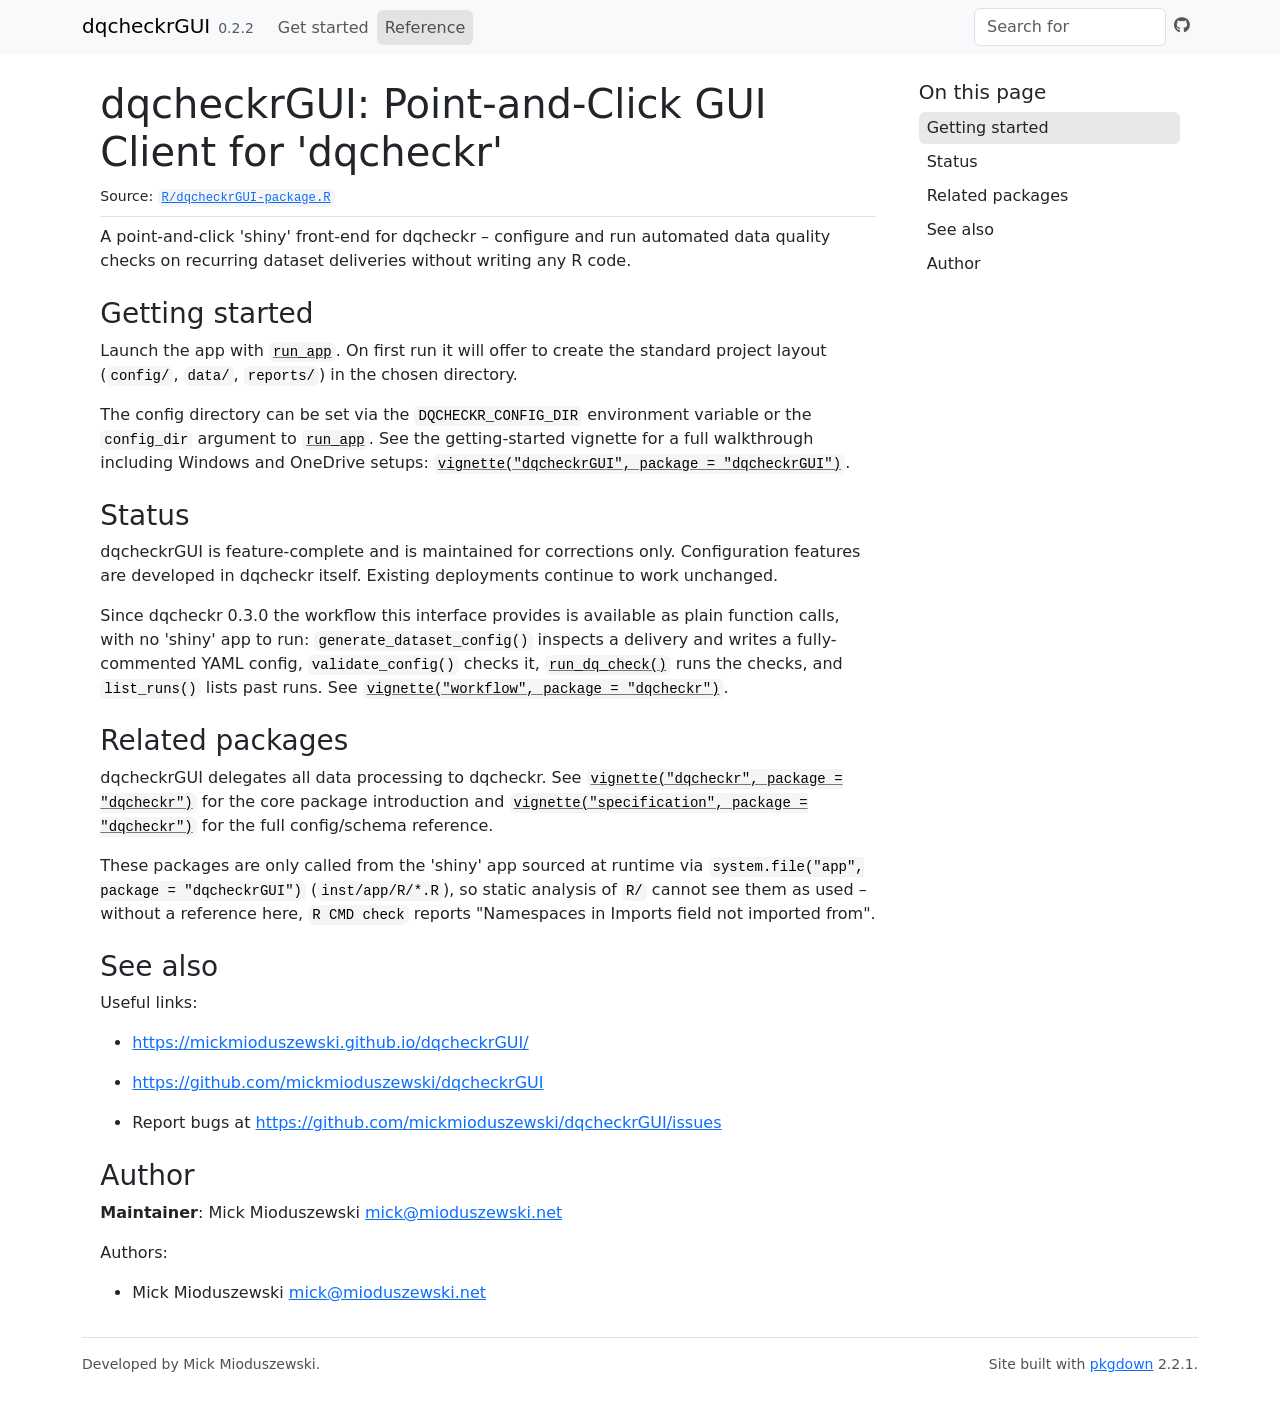
<file: reference/dqcheckrGUI-package.html>
<!DOCTYPE html>
<!-- Generated by pkgdown: do not edit by hand --><html lang="en-GB"><head><meta http-equiv="Content-Type" content="text/html; charset=UTF-8"><meta charset="utf-8"><meta http-equiv="X-UA-Compatible" content="IE=edge"><meta name="viewport" content="width=device-width, initial-scale=1, shrink-to-fit=no"><title>dqcheckrGUI: Point-and-Click GUI Client for 'dqcheckr' — dqcheckrGUI-package • dqcheckrGUI</title><script src="../deps/jquery-3.6.0/jquery-3.6.0.min.js"></script><meta name="viewport" content="width=device-width, initial-scale=1, shrink-to-fit=no"><link href="../deps/bootstrap-5.3.8/bootstrap.min.css" rel="stylesheet"><script src="../deps/bootstrap-5.3.8/bootstrap.bundle.min.js"></script><link href="../deps/font-awesome-6.5.2/css/all.min.css" rel="stylesheet"><link href="../deps/font-awesome-6.5.2/css/v4-shims.min.css" rel="stylesheet"><script src="../deps/headroom-0.11.0/headroom.min.js"></script><script src="../deps/headroom-0.11.0/jQuery.headroom.min.js"></script><script src="../deps/bootstrap-toc-1.0.1/bootstrap-toc.min.js"></script><script src="../deps/clipboard.js-2.0.11/clipboard.min.js"></script><script src="../deps/search-1.0.0/autocomplete.jquery.min.js"></script><script src="../deps/search-1.0.0/fuse.min.js"></script><script src="../deps/search-1.0.0/mark.min.js"></script><!-- pkgdown --><script src="../pkgdown.js"></script><meta property="og:title" content="dqcheckrGUI: Point-and-Click GUI Client for 'dqcheckr' — dqcheckrGUI-package"><meta name="description" content="A point-and-click 'shiny' front-end for dqcheckr – configure and run
automated data quality checks on recurring dataset deliveries without
writing any R code."><meta property="og:description" content="A point-and-click 'shiny' front-end for dqcheckr – configure and run
automated data quality checks on recurring dataset deliveries without
writing any R code."></head><body>
    <a href="#main" class="visually-hidden-focusable">Skip to contents</a>


    <nav class="navbar navbar-expand-lg fixed-top bg-light" data-bs-theme="light" aria-label="Site navigation"><div class="container">

    <a class="navbar-brand me-2" href="../index.html">dqcheckrGUI</a>

    <small class="nav-text text-muted me-auto" data-bs-toggle="tooltip" data-bs-placement="bottom" title="">0.2.2</small>


    <button class="navbar-toggler" type="button" data-bs-toggle="collapse" data-bs-target="#navbar" aria-controls="navbar" aria-expanded="false" aria-label="Toggle navigation">
      <span class="navbar-toggler-icon"></span>
    </button>

    <div id="navbar" class="collapse navbar-collapse ms-3">
      <ul class="navbar-nav me-auto"><li class="nav-item"><a class="nav-link" href="../articles/dqcheckrGUI.html">Get started</a></li>
<li class="active nav-item"><a class="nav-link" href="../reference/index.html">Reference</a></li>
      </ul><ul class="navbar-nav"><li class="nav-item"><form class="form-inline" role="search">
 <input class="form-control" type="search" name="search-input" id="search-input" autocomplete="off" aria-label="Search site" placeholder="Search for" data-search-index="../search.json"></form></li>
<li class="nav-item"><a class="external-link nav-link" href="https://github.com/mickmioduszewski/dqcheckrGUI" aria-label="GitHub"><span class="fa fab fa-github"></span></a></li>
      </ul></div>


  </div>
</nav><div class="container template-reference-topic">
<div class="row">
  <main id="main" class="col-md-9"><div class="page-header">

      <h1>dqcheckrGUI: Point-and-Click GUI Client for 'dqcheckr'</h1>
      <small class="dont-index">Source: <a href="https://github.com/mickmioduszewski/dqcheckrGUI/blob/main/R/dqcheckrGUI-package.R" class="external-link"><code>R/dqcheckrGUI-package.R</code></a></small>
      <div class="d-none name"><code>dqcheckrGUI-package.Rd</code></div>
    </div>

    <div class="ref-description section level2">
    <p>A point-and-click 'shiny' front-end for <span class="pkg">dqcheckr</span> – configure and run
automated data quality checks on recurring dataset deliveries without
writing any R code.</p>
    </div>


    <div class="section level2">
    <h2 id="getting-started">Getting started<a class="anchor" aria-label="anchor" href="#getting-started"></a></h2>


<p>Launch the app with <code><a href="run_app.html">run_app</a></code>.  On first run it will offer to
create the standard project layout (<code class="file">config/</code>, <code class="file">data/</code>,
<code class="file">reports/</code>) in the chosen directory.</p>
<p>The config directory can be set via the <code class="env">DQCHECKR_CONFIG_DIR</code>
environment variable or the <code>config_dir</code> argument to
<code><a href="run_app.html">run_app</a></code>.  See the getting-started vignette for a full
walkthrough including Windows and OneDrive setups:
<code><a href="../articles/dqcheckrGUI.html">vignette("dqcheckrGUI", package = "dqcheckrGUI")</a></code>.</p>
    </div>
    <div class="section level2">
    <h2 id="status">Status<a class="anchor" aria-label="anchor" href="#status"></a></h2>


<p><span class="pkg">dqcheckrGUI</span> is feature-complete and is maintained for corrections
only.  Configuration features are developed in <span class="pkg">dqcheckr</span> itself.
Existing deployments continue to work unchanged.</p>
<p>Since <span class="pkg">dqcheckr</span> 0.3.0 the workflow this interface provides is available
as plain function calls, with no 'shiny' app to run:
<code>generate_dataset_config()</code> inspects a delivery and
writes a fully-commented YAML config,
<code>validate_config()</code> checks it,
<code><a href="https://mickmioduszewski.github.io/dqcheckr/reference/run_dq_check.html" class="external-link">run_dq_check()</a></code> runs the checks, and
<code>list_runs()</code> lists past runs.  See
<code><a href="https://mickmioduszewski.github.io/dqcheckr/articles/workflow.html" class="external-link">vignette("workflow", package = "dqcheckr")</a></code>.</p>
    </div>
    <div class="section level2">
    <h2 id="related-packages">Related packages<a class="anchor" aria-label="anchor" href="#related-packages"></a></h2>


<p><span class="pkg">dqcheckrGUI</span> delegates all data processing to <span class="pkg">dqcheckr</span>.
See <code><a href="https://mickmioduszewski.github.io/dqcheckr/articles/dqcheckr.html" class="external-link">vignette("dqcheckr", package = "dqcheckr")</a></code> for the core
package introduction and <code><a href="https://mickmioduszewski.github.io/dqcheckr/articles/specification.html" class="external-link">vignette("specification", package =
"dqcheckr")</a></code> for the full config/schema reference.</p>
<p>These packages are only called from the 'shiny' app sourced at runtime via
<code>system.file("app", package = "dqcheckrGUI")</code>
(<code>inst/app/R/*.R</code>), so static analysis of <code>R/</code> cannot see them
as used – without a reference here, <code>R CMD check</code> reports
"Namespaces in Imports field not imported from".</p>
    </div>
    <div class="section level2">
    <h2 id="see-also">See also<a class="anchor" aria-label="anchor" href="#see-also"></a></h2>
    <div class="dont-index"><p>Useful links:</p><ul><li><p><a href="https://mickmioduszewski.github.io/dqcheckrGUI/">https://mickmioduszewski.github.io/dqcheckrGUI/</a></p></li>
<li><p><a href="https://github.com/mickmioduszewski/dqcheckrGUI" class="external-link">https://github.com/mickmioduszewski/dqcheckrGUI</a></p></li>
<li><p>Report bugs at <a href="https://github.com/mickmioduszewski/dqcheckrGUI/issues" class="external-link">https://github.com/mickmioduszewski/dqcheckrGUI/issues</a></p></li>
</ul></div>
    </div>
    <div class="section level2">
    <h2 id="author">Author<a class="anchor" aria-label="anchor" href="#author"></a></h2>
    <p><strong>Maintainer</strong>: Mick Mioduszewski <a href="mailto:mick@mioduszewski.net">mick@mioduszewski.net</a></p>
<p>Authors:</p><ul><li><p>Mick Mioduszewski <a href="mailto:mick@mioduszewski.net">mick@mioduszewski.net</a></p></li>
</ul></div>

  </main><aside class="col-md-3"><nav id="toc" aria-label="Table of contents"><h2>On this page</h2>
    </nav></aside></div>


    <footer><div class="pkgdown-footer-left">
  <p>Developed by Mick Mioduszewski.</p>
</div>

<div class="pkgdown-footer-right">
  <p>Site built with <a href="https://pkgdown.r-lib.org/" class="external-link">pkgdown</a> 2.2.1.</p>
</div>

    </footer></div>





  </body></html>
</file>
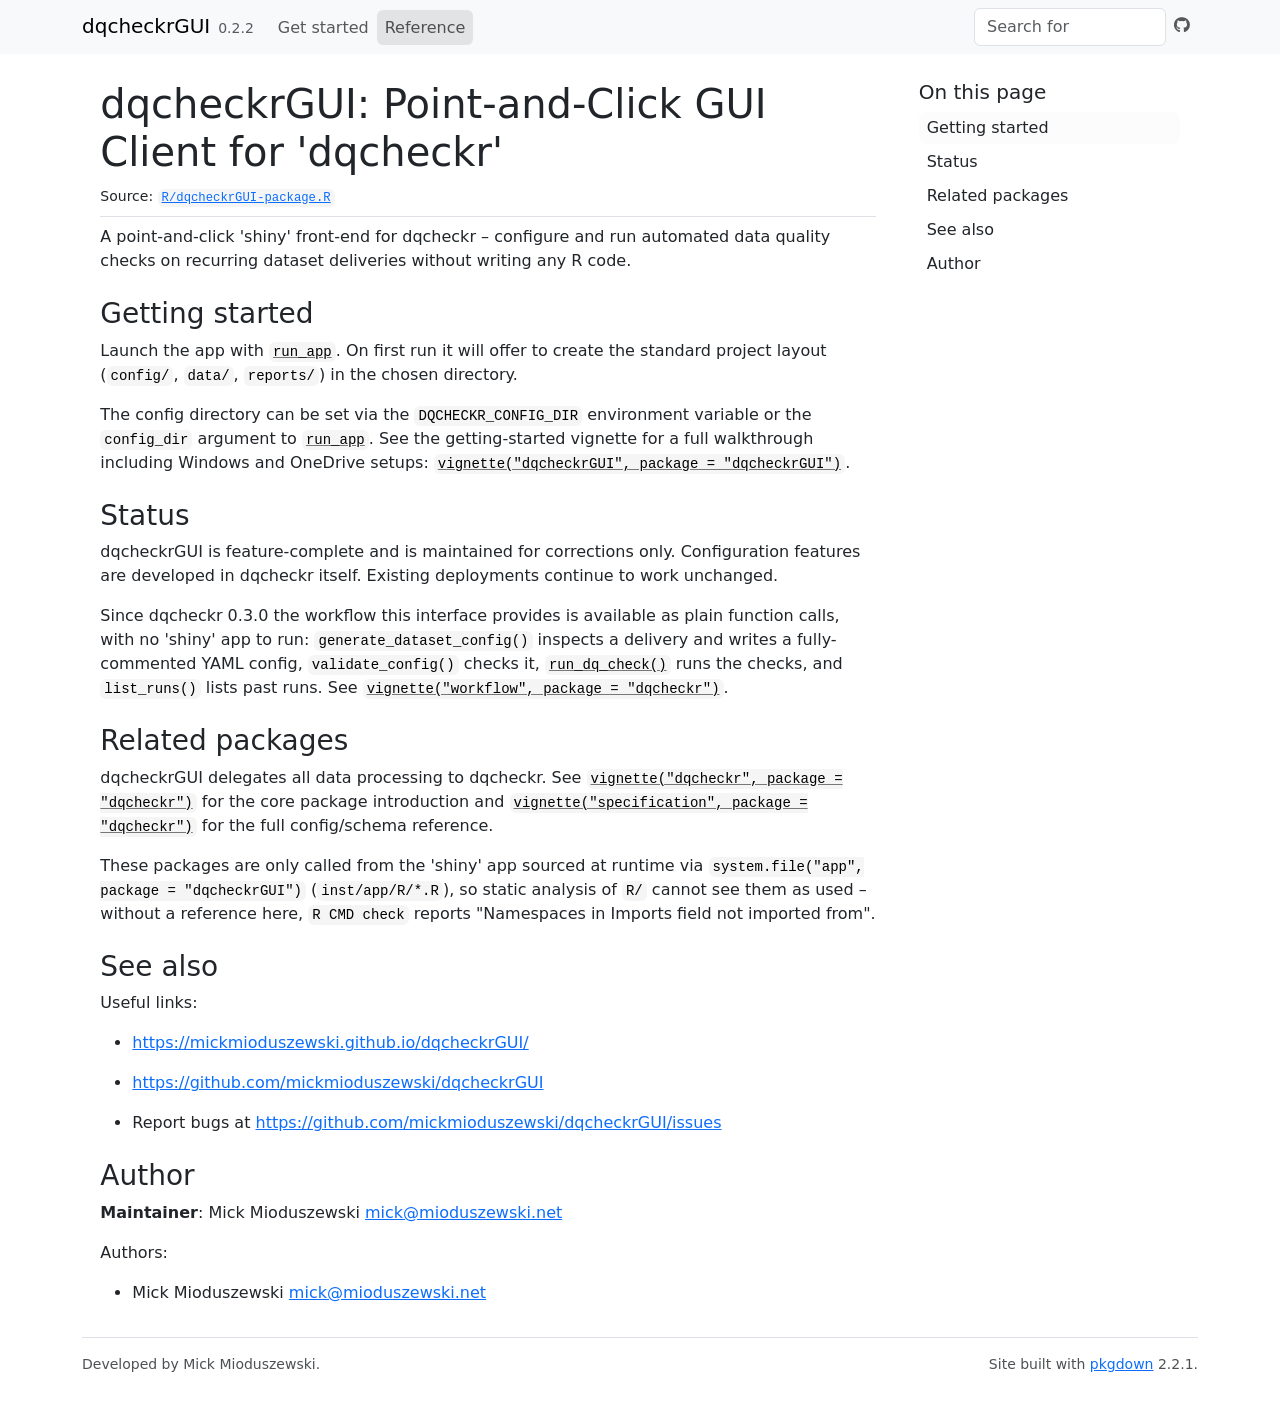
<file: reference/dqcheckrGUI.html>
<html>
  <head>
    <meta http-equiv="refresh" content="0;URL=https://mickmioduszewski.github.io/dqcheckrGUI/reference/dqcheckrGUI-package.html" />
    <meta name="robots" content="noindex">
    <link rel="canonical" href="https://mickmioduszewski.github.io/dqcheckrGUI/reference/dqcheckrGUI-package.html">
  </head>
</html>
</file>
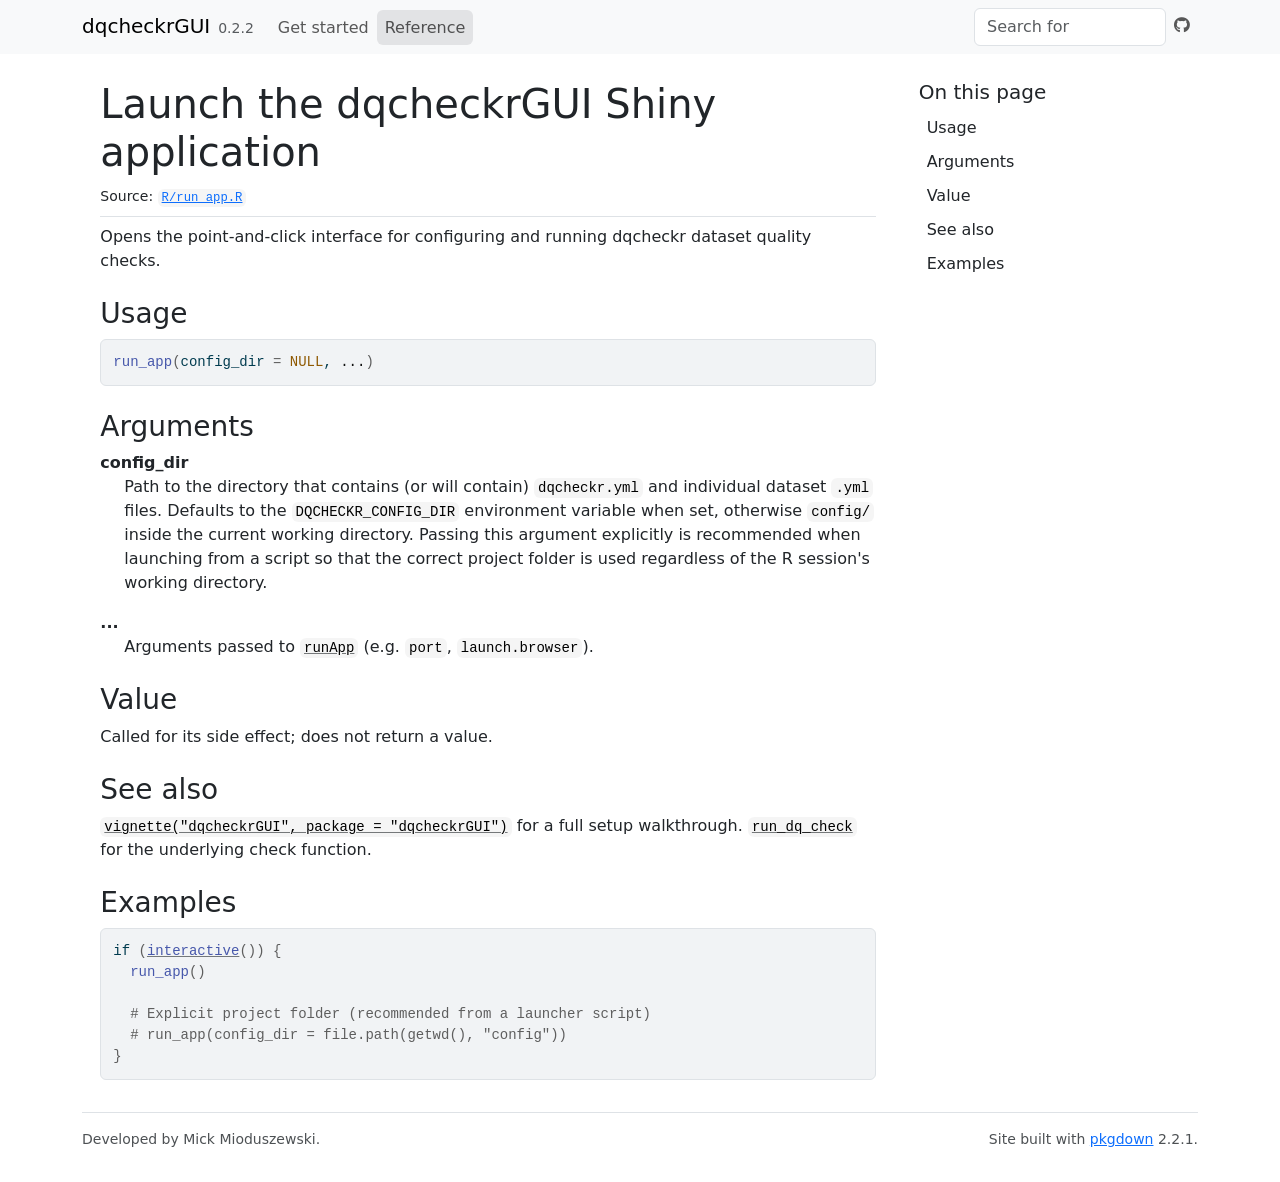
<file: reference/run_app.html>
<!DOCTYPE html>
<!-- Generated by pkgdown: do not edit by hand --><html lang="en-GB"><head><meta http-equiv="Content-Type" content="text/html; charset=UTF-8"><meta charset="utf-8"><meta http-equiv="X-UA-Compatible" content="IE=edge"><meta name="viewport" content="width=device-width, initial-scale=1, shrink-to-fit=no"><title>Launch the dqcheckrGUI Shiny application — run_app • dqcheckrGUI</title><script src="../deps/jquery-3.6.0/jquery-3.6.0.min.js"></script><meta name="viewport" content="width=device-width, initial-scale=1, shrink-to-fit=no"><link href="../deps/bootstrap-5.3.8/bootstrap.min.css" rel="stylesheet"><script src="../deps/bootstrap-5.3.8/bootstrap.bundle.min.js"></script><link href="../deps/font-awesome-6.5.2/css/all.min.css" rel="stylesheet"><link href="../deps/font-awesome-6.5.2/css/v4-shims.min.css" rel="stylesheet"><script src="../deps/headroom-0.11.0/headroom.min.js"></script><script src="../deps/headroom-0.11.0/jQuery.headroom.min.js"></script><script src="../deps/bootstrap-toc-1.0.1/bootstrap-toc.min.js"></script><script src="../deps/clipboard.js-2.0.11/clipboard.min.js"></script><script src="../deps/search-1.0.0/autocomplete.jquery.min.js"></script><script src="../deps/search-1.0.0/fuse.min.js"></script><script src="../deps/search-1.0.0/mark.min.js"></script><!-- pkgdown --><script src="../pkgdown.js"></script><meta property="og:title" content="Launch the dqcheckrGUI Shiny application — run_app"><meta name="description" content="Opens the point-and-click interface for configuring and running
dqcheckr dataset quality checks."><meta property="og:description" content="Opens the point-and-click interface for configuring and running
dqcheckr dataset quality checks."></head><body>
    <a href="#main" class="visually-hidden-focusable">Skip to contents</a>


    <nav class="navbar navbar-expand-lg fixed-top bg-light" data-bs-theme="light" aria-label="Site navigation"><div class="container">

    <a class="navbar-brand me-2" href="../index.html">dqcheckrGUI</a>

    <small class="nav-text text-muted me-auto" data-bs-toggle="tooltip" data-bs-placement="bottom" title="">0.2.2</small>


    <button class="navbar-toggler" type="button" data-bs-toggle="collapse" data-bs-target="#navbar" aria-controls="navbar" aria-expanded="false" aria-label="Toggle navigation">
      <span class="navbar-toggler-icon"></span>
    </button>

    <div id="navbar" class="collapse navbar-collapse ms-3">
      <ul class="navbar-nav me-auto"><li class="nav-item"><a class="nav-link" href="../articles/dqcheckrGUI.html">Get started</a></li>
<li class="active nav-item"><a class="nav-link" href="../reference/index.html">Reference</a></li>
      </ul><ul class="navbar-nav"><li class="nav-item"><form class="form-inline" role="search">
 <input class="form-control" type="search" name="search-input" id="search-input" autocomplete="off" aria-label="Search site" placeholder="Search for" data-search-index="../search.json"></form></li>
<li class="nav-item"><a class="external-link nav-link" href="https://github.com/mickmioduszewski/dqcheckrGUI" aria-label="GitHub"><span class="fa fab fa-github"></span></a></li>
      </ul></div>


  </div>
</nav><div class="container template-reference-topic">
<div class="row">
  <main id="main" class="col-md-9"><div class="page-header">

      <h1>Launch the dqcheckrGUI Shiny application</h1>
      <small class="dont-index">Source: <a href="https://github.com/mickmioduszewski/dqcheckrGUI/blob/main/R/run_app.R" class="external-link"><code>R/run_app.R</code></a></small>
      <div class="d-none name"><code>run_app.Rd</code></div>
    </div>

    <div class="ref-description section level2">
    <p>Opens the point-and-click interface for configuring and running
<span class="pkg">dqcheckr</span> dataset quality checks.</p>
    </div>

    <div class="section level2">
    <h2 id="ref-usage">Usage<a class="anchor" aria-label="anchor" href="#ref-usage"></a></h2>
    <div class="sourceCode"><pre class="sourceCode r"><code><span><span class="fu">run_app</span><span class="op">(</span>config_dir <span class="op">=</span> <span class="cn">NULL</span>, <span class="va">...</span><span class="op">)</span></span></code></pre></div>
    </div>

    <div class="section level2">
    <h2 id="arguments">Arguments<a class="anchor" aria-label="anchor" href="#arguments"></a></h2>


<dl><dt id="arg-config-dir">config_dir<a class="anchor" aria-label="anchor" href="#arg-config-dir"></a></dt>
<dd><p>Path to the directory that contains (or will contain)
<code class="file">dqcheckr.yml</code> and individual dataset <code class="file">.yml</code> files.  Defaults
to the <code class="env">DQCHECKR_CONFIG_DIR</code> environment variable when set, otherwise
<code class="file">config/</code> inside the current working directory.  Passing this
argument explicitly is recommended when launching from a script so that
the correct project folder is used regardless of the R session's working
directory.</p></dd>


<dt id="arg--">...<a class="anchor" aria-label="anchor" href="#arg--"></a></dt>
<dd><p>Arguments passed to <code><a href="https://rdrr.io/pkg/shiny/man/runApp.html" class="external-link">runApp</a></code> (e.g.
<code>port</code>, <code>launch.browser</code>).</p></dd>

</dl></div>
    <div class="section level2">
    <h2 id="value">Value<a class="anchor" aria-label="anchor" href="#value"></a></h2>
    <p>Called for its side effect; does not return a value.</p>
    </div>
    <div class="section level2">
    <h2 id="see-also">See also<a class="anchor" aria-label="anchor" href="#see-also"></a></h2>
    <div class="dont-index"><p><code><a href="../articles/dqcheckrGUI.html">vignette("dqcheckrGUI", package = "dqcheckrGUI")</a></code> for a full
setup walkthrough.  <code><a href="https://mickmioduszewski.github.io/dqcheckr/reference/run_dq_check.html" class="external-link">run_dq_check</a></code> for the
underlying check function.</p></div>
    </div>

    <div class="section level2">
    <h2 id="ref-examples">Examples<a class="anchor" aria-label="anchor" href="#ref-examples"></a></h2>
    <div class="sourceCode"><pre class="sourceCode r"><code><span class="r-in"><span><span class="kw">if</span> <span class="op">(</span><span class="fu"><a href="https://rdrr.io/r/base/interactive.html" class="external-link">interactive</a></span><span class="op">(</span><span class="op">)</span><span class="op">)</span> <span class="op">{</span></span></span>
<span class="r-in"><span>  <span class="fu">run_app</span><span class="op">(</span><span class="op">)</span></span></span>
<span class="r-in"><span></span></span>
<span class="r-in"><span>  <span class="co"># Explicit project folder (recommended from a launcher script)</span></span></span>
<span class="r-in"><span>  <span class="co"># run_app(config_dir = file.path(getwd(), "config"))</span></span></span>
<span class="r-in"><span><span class="op">}</span></span></span>
</code></pre></div>
    </div>
  </main><aside class="col-md-3"><nav id="toc" aria-label="Table of contents"><h2>On this page</h2>
    </nav></aside></div>


    <footer><div class="pkgdown-footer-left">
  <p>Developed by Mick Mioduszewski.</p>
</div>

<div class="pkgdown-footer-right">
  <p>Site built with <a href="https://pkgdown.r-lib.org/" class="external-link">pkgdown</a> 2.2.1.</p>
</div>

    </footer></div>





  </body></html>
</file>
<file: deps/font-awesome-6.5.2/css/v4-shims.min.css>
/*!
 * Font Awesome Free 6.5.2 by @fontawesome - https://fontawesome.com
 * License - https://fontawesome.com/license/free (Icons: CC BY 4.0, Fonts: SIL OFL 1.1, Code: MIT License)
 * Copyright 2024 Fonticons, Inc.
 */
.fa.fa-glass:before{content:"\f000"}.fa.fa-envelope-o{font-family:"Font Awesome 6 Free";font-weight:400}.fa.fa-envelope-o:before{content:"\f0e0"}.fa.fa-star-o{font-family:"Font Awesome 6 Free";font-weight:400}.fa.fa-star-o:before{content:"\f005"}.fa.fa-close:before,.fa.fa-remove:before{content:"\f00d"}.fa.fa-gear:before{content:"\f013"}.fa.fa-trash-o{font-family:"Font Awesome 6 Free";font-weight:400}.fa.fa-trash-o:before{content:"\f2ed"}.fa.fa-home:before{content:"\f015"}.fa.fa-file-o{font-family:"Font Awesome 6 Free";font-weight:400}.fa.fa-file-o:before{content:"\f15b"}.fa.fa-clock-o{font-family:"Font Awesome 6 Free";font-weight:400}.fa.fa-clock-o:before{content:"\f017"}.fa.fa-arrow-circle-o-down{font-family:"Font Awesome 6 Free";font-weight:400}.fa.fa-arrow-circle-o-down:before{content:"\f358"}.fa.fa-arrow-circle-o-up{font-family:"Font Awesome 6 Free";font-weight:400}.fa.fa-arrow-circle-o-up:before{content:"\f35b"}.fa.fa-play-circle-o{font-family:"Font Awesome 6 Free";font-weight:400}.fa.fa-play-circle-o:before{content:"\f144"}.fa.fa-repeat:before,.fa.fa-rotate-right:before{content:"\f01e"}.fa.fa-refresh:before{content:"\f021"}.fa.fa-list-alt{font-family:"Font Awesome 6 Free";font-weight:400}.fa.fa-list-alt:before{content:"\f022"}.fa.fa-dedent:before{content:"\f03b"}.fa.fa-video-camera:before{content:"\f03d"}.fa.fa-picture-o{font-family:"Font Awesome 6 Free";font-weight:400}.fa.fa-picture-o:before{content:"\f03e"}.fa.fa-photo{font-family:"Font Awesome 6 Free";font-weight:400}.fa.fa-photo:before{content:"\f03e"}.fa.fa-image{font-family:"Font Awesome 6 Free";font-weight:400}.fa.fa-image:before{content:"\f03e"}.fa.fa-map-marker:before{content:"\f3c5"}.fa.fa-pencil-square-o{font-family:"Font Awesome 6 Free";font-weight:400}.fa.fa-pencil-square-o:before{content:"\f044"}.fa.fa-edit{font-family:"Font Awesome 6 Free";font-weight:400}.fa.fa-edit:before{content:"\f044"}.fa.fa-share-square-o:before{content:"\f14d"}.fa.fa-check-square-o{font-family:"Font Awesome 6 Free";font-weight:400}.fa.fa-check-square-o:before{content:"\f14a"}.fa.fa-arrows:before{content:"\f0b2"}.fa.fa-times-circle-o{font-family:"Font Awesome 6 Free";font-weight:400}.fa.fa-times-circle-o:before{content:"\f057"}.fa.fa-check-circle-o{font-family:"Font Awesome 6 Free";font-weight:400}.fa.fa-check-circle-o:before{content:"\f058"}.fa.fa-mail-forward:before{content:"\f064"}.fa.fa-expand:before{content:"\f424"}.fa.fa-compress:before{content:"\f422"}.fa.fa-eye,.fa.fa-eye-slash{font-family:"Font Awesome 6 Free";font-weight:400}.fa.fa-warning:before{content:"\f071"}.fa.fa-calendar:before{content:"\f073"}.fa.fa-arrows-v:before{content:"\f338"}.fa.fa-arrows-h:before{content:"\f337"}.fa.fa-bar-chart-o:before,.fa.fa-bar-chart:before{content:"\e0e3"}.fa.fa-twitter-square{font-family:"Font Awesome 6 Brands";font-weight:400}.fa.fa-twitter-square:before{content:"\f081"}.fa.fa-facebook-square{font-family:"Font Awesome 6 Brands";font-weight:400}.fa.fa-facebook-square:before{content:"\f082"}.fa.fa-gears:before{content:"\f085"}.fa.fa-thumbs-o-up{font-family:"Font Awesome 6 Free";font-weight:400}.fa.fa-thumbs-o-up:before{content:"\f164"}.fa.fa-thumbs-o-down{font-family:"Font Awesome 6 Free";font-weight:400}.fa.fa-thumbs-o-down:before{content:"\f165"}.fa.fa-heart-o{font-family:"Font Awesome 6 Free";font-weight:400}.fa.fa-heart-o:before{content:"\f004"}.fa.fa-sign-out:before{content:"\f2f5"}.fa.fa-linkedin-square{font-family:"Font Awesome 6 Brands";font-weight:400}.fa.fa-linkedin-square:before{content:"\f08c"}.fa.fa-thumb-tack:before{content:"\f08d"}.fa.fa-external-link:before{content:"\f35d"}.fa.fa-sign-in:before{content:"\f2f6"}.fa.fa-github-square{font-family:"Font Awesome 6 Brands";font-weight:400}.fa.fa-github-square:before{content:"\f092"}.fa.fa-lemon-o{font-family:"Font Awesome 6 Free";font-weight:400}.fa.fa-lemon-o:before{content:"\f094"}.fa.fa-square-o{font-family:"Font Awesome 6 Free";font-weight:400}.fa.fa-square-o:before{content:"\f0c8"}.fa.fa-bookmark-o{font-family:"Font Awesome 6 Free";font-weight:400}.fa.fa-bookmark-o:before{content:"\f02e"}.fa.fa-facebook,.fa.fa-twitter{font-family:"Font Awesome 6 Brands";font-weight:400}.fa.fa-facebook:before{content:"\f39e"}.fa.fa-facebook-f{font-family:"Font Awesome 6 Brands";font-weight:400}.fa.fa-facebook-f:before{content:"\f39e"}.fa.fa-github{font-family:"Font Awesome 6 Brands";font-weight:400}.fa.fa-credit-card{font-family:"Font Awesome 6 Free";font-weight:400}.fa.fa-feed:before{content:"\f09e"}.fa.fa-hdd-o{font-family:"Font Awesome 6 Free";font-weight:400}.fa.fa-hdd-o:before{content:"\f0a0"}.fa.fa-hand-o-right{font-family:"Font Awesome 6 Free";font-weight:400}.fa.fa-hand-o-right:before{content:"\f0a4"}.fa.fa-hand-o-left{font-family:"Font Awesome 6 Free";font-weight:400}.fa.fa-hand-o-left:before{content:"\f0a5"}.fa.fa-hand-o-up{font-family:"Font Awesome 6 Free";font-weight:400}.fa.fa-hand-o-up:before{content:"\f0a6"}.fa.fa-hand-o-down{font-family:"Font Awesome 6 Free";font-weight:400}.fa.fa-hand-o-down:before{content:"\f0a7"}.fa.fa-globe:before{content:"\f57d"}.fa.fa-tasks:before{content:"\f828"}.fa.fa-arrows-alt:before{content:"\f31e"}.fa.fa-group:before{content:"\f0c0"}.fa.fa-chain:before{content:"\f0c1"}.fa.fa-cut:before{content:"\f0c4"}.fa.fa-files-o{font-family:"Font Awesome 6 Free";font-weight:400}.fa.fa-files-o:before{content:"\f0c5"}.fa.fa-floppy-o{font-family:"Font Awesome 6 Free";font-weight:400}.fa.fa-floppy-o:before{content:"\f0c7"}.fa.fa-save{font-family:"Font Awesome 6 Free";font-weight:400}.fa.fa-save:before{content:"\f0c7"}.fa.fa-navicon:before,.fa.fa-reorder:before{content:"\f0c9"}.fa.fa-magic:before{content:"\e2ca"}.fa.fa-pinterest,.fa.fa-pinterest-square{font-family:"Font Awesome 6 Brands";font-weight:400}.fa.fa-pinterest-square:before{content:"\f0d3"}.fa.fa-google-plus-square{font-family:"Font Awesome 6 Brands";font-weight:400}.fa.fa-google-plus-square:before{content:"\f0d4"}.fa.fa-google-plus{font-family:"Font Awesome 6 Brands";font-weight:400}.fa.fa-google-plus:before{content:"\f0d5"}.fa.fa-money:before{content:"\f3d1"}.fa.fa-unsorted:before{content:"\f0dc"}.fa.fa-sort-desc:before{content:"\f0dd"}.fa.fa-sort-asc:before{content:"\f0de"}.fa.fa-linkedin{font-family:"Font Awesome 6 Brands";font-weight:400}.fa.fa-linkedin:before{content:"\f0e1"}.fa.fa-rotate-left:before{content:"\f0e2"}.fa.fa-legal:before{content:"\f0e3"}.fa.fa-dashboard:before,.fa.fa-tachometer:before{content:"\f625"}.fa.fa-comment-o{font-family:"Font Awesome 6 Free";font-weight:400}.fa.fa-comment-o:before{content:"\f075"}.fa.fa-comments-o{font-family:"Font Awesome 6 Free";font-weight:400}.fa.fa-comments-o:before{content:"\f086"}.fa.fa-flash:before{content:"\f0e7"}.fa.fa-clipboard:before{content:"\f0ea"}.fa.fa-lightbulb-o{font-family:"Font Awesome 6 Free";font-weight:400}.fa.fa-lightbulb-o:before{content:"\f0eb"}.fa.fa-exchange:before{content:"\f362"}.fa.fa-cloud-download:before{content:"\f0ed"}.fa.fa-cloud-upload:before{content:"\f0ee"}.fa.fa-bell-o{font-family:"Font Awesome 6 Free";font-weight:400}.fa.fa-bell-o:before{content:"\f0f3"}.fa.fa-cutlery:before{content:"\f2e7"}.fa.fa-file-text-o{font-family:"Font Awesome 6 Free";font-weight:400}.fa.fa-file-text-o:before{content:"\f15c"}.fa.fa-building-o{font-family:"Font Awesome 6 Free";font-weight:400}.fa.fa-building-o:before{content:"\f1ad"}.fa.fa-hospital-o{font-family:"Font Awesome 6 Free";font-weight:400}.fa.fa-hospital-o:before{content:"\f0f8"}.fa.fa-tablet:before{content:"\f3fa"}.fa.fa-mobile-phone:before,.fa.fa-mobile:before{content:"\f3cd"}.fa.fa-circle-o{font-family:"Font Awesome 6 Free";font-weight:400}.fa.fa-circle-o:before{content:"\f111"}.fa.fa-mail-reply:before{content:"\f3e5"}.fa.fa-github-alt{font-family:"Font Awesome 6 Brands";font-weight:400}.fa.fa-folder-o{font-family:"Font Awesome 6 Free";font-weight:400}.fa.fa-folder-o:before{content:"\f07b"}.fa.fa-folder-open-o{font-family:"Font Awesome 6 Free";font-weight:400}.fa.fa-folder-open-o:before{content:"\f07c"}.fa.fa-smile-o{font-family:"Font Awesome 6 Free";font-weight:400}.fa.fa-smile-o:before{content:"\f118"}.fa.fa-frown-o{font-family:"Font Awesome 6 Free";font-weight:400}.fa.fa-frown-o:before{content:"\f119"}.fa.fa-meh-o{font-family:"Font Awesome 6 Free";font-weight:400}.fa.fa-meh-o:before{content:"\f11a"}.fa.fa-keyboard-o{font-family:"Font Awesome 6 Free";font-weight:400}.fa.fa-keyboard-o:before{content:"\f11c"}.fa.fa-flag-o{font-family:"Font Awesome 6 Free";font-weight:400}.fa.fa-flag-o:before{content:"\f024"}.fa.fa-mail-reply-all:before{content:"\f122"}.fa.fa-star-half-o{font-family:"Font Awesome 6 Free";font-weight:400}.fa.fa-star-half-o:before{content:"\f5c0"}.fa.fa-star-half-empty{font-family:"Font Awesome 6 Free";font-weight:400}.fa.fa-star-half-empty:before{content:"\f5c0"}.fa.fa-star-half-full{font-family:"Font Awesome 6 Free";font-weight:400}.fa.fa-star-half-full:before{content:"\f5c0"}.fa.fa-code-fork:before{content:"\f126"}.fa.fa-chain-broken:before,.fa.fa-unlink:before{content:"\f127"}.fa.fa-calendar-o{font-family:"Font Awesome 6 Free";font-weight:400}.fa.fa-calendar-o:before{content:"\f133"}.fa.fa-css3,.fa.fa-html5,.fa.fa-maxcdn{font-family:"Font Awesome 6 Brands";font-weight:400}.fa.fa-unlock-alt:before{content:"\f09c"}.fa.fa-minus-square-o{font-family:"Font Awesome 6 Free";font-weight:400}.fa.fa-minus-square-o:before{content:"\f146"}.fa.fa-level-up:before{content:"\f3bf"}.fa.fa-level-down:before{content:"\f3be"}.fa.fa-pencil-square:before{content:"\f14b"}.fa.fa-external-link-square:before{content:"\f360"}.fa.fa-compass{font-family:"Font Awesome 6 Free";font-weight:400}.fa.fa-caret-square-o-down{font-family:"Font Awesome 6 Free";font-weight:400}.fa.fa-caret-square-o-down:before{content:"\f150"}.fa.fa-toggle-down{font-family:"Font Awesome 6 Free";font-weight:400}.fa.fa-toggle-down:before{content:"\f150"}.fa.fa-caret-square-o-up{font-family:"Font Awesome 6 Free";font-weight:400}.fa.fa-caret-square-o-up:before{content:"\f151"}.fa.fa-toggle-up{font-family:"Font Awesome 6 Free";font-weight:400}.fa.fa-toggle-up:before{content:"\f151"}.fa.fa-caret-square-o-right{font-family:"Font Awesome 6 Free";font-weight:400}.fa.fa-caret-square-o-right:before{content:"\f152"}.fa.fa-toggle-right{font-family:"Font Awesome 6 Free";font-weight:400}.fa.fa-toggle-right:before{content:"\f152"}.fa.fa-eur:before,.fa.fa-euro:before{content:"\f153"}.fa.fa-gbp:before{content:"\f154"}.fa.fa-dollar:before,.fa.fa-usd:before{content:"\24"}.fa.fa-inr:before,.fa.fa-rupee:before{content:"\e1bc"}.fa.fa-cny:before,.fa.fa-jpy:before,.fa.fa-rmb:before,.fa.fa-yen:before{content:"\f157"}.fa.fa-rouble:before,.fa.fa-rub:before,.fa.fa-ruble:before{content:"\f158"}.fa.fa-krw:before,.fa.fa-won:before{content:"\f159"}.fa.fa-bitcoin,.fa.fa-btc{font-family:"Font Awesome 6 Brands";font-weight:400}.fa.fa-bitcoin:before{content:"\f15a"}.fa.fa-file-text:before{content:"\f15c"}.fa.fa-sort-alpha-asc:before{content:"\f15d"}.fa.fa-sort-alpha-desc:before{content:"\f881"}.fa.fa-sort-amount-asc:before{content:"\f884"}.fa.fa-sort-amount-desc:before{content:"\f160"}.fa.fa-sort-numeric-asc:before{content:"\f162"}.fa.fa-sort-numeric-desc:before{content:"\f886"}.fa.fa-youtube-square{font-family:"Font Awesome 6 Brands";font-weight:400}.fa.fa-youtube-square:before{content:"\f431"}.fa.fa-xing,.fa.fa-xing-square,.fa.fa-youtube{font-family:"Font Awesome 6 Brands";font-weight:400}.fa.fa-xing-square:before{content:"\f169"}.fa.fa-youtube-play{font-family:"Font Awesome 6 Brands";font-weight:400}.fa.fa-youtube-play:before{content:"\f167"}.fa.fa-adn,.fa.fa-bitbucket,.fa.fa-bitbucket-square,.fa.fa-dropbox,.fa.fa-flickr,.fa.fa-instagram,.fa.fa-stack-overflow{font-family:"Font Awesome 6 Brands";font-weight:400}.fa.fa-bitbucket-square:before{content:"\f171"}.fa.fa-tumblr,.fa.fa-tumblr-square{font-family:"Font Awesome 6 Brands";font-weight:400}.fa.fa-tumblr-square:before{content:"\f174"}.fa.fa-long-arrow-down:before{content:"\f309"}.fa.fa-long-arrow-up:before{content:"\f30c"}.fa.fa-long-arrow-left:before{content:"\f30a"}.fa.fa-long-arrow-right:before{content:"\f30b"}.fa.fa-android,.fa.fa-apple,.fa.fa-dribbble,.fa.fa-foursquare,.fa.fa-gittip,.fa.fa-gratipay,.fa.fa-linux,.fa.fa-skype,.fa.fa-trello,.fa.fa-windows{font-family:"Font Awesome 6 Brands";font-weight:400}.fa.fa-gittip:before{content:"\f184"}.fa.fa-sun-o{font-family:"Font Awesome 6 Free";font-weight:400}.fa.fa-sun-o:before{content:"\f185"}.fa.fa-moon-o{font-family:"Font Awesome 6 Free";font-weight:400}.fa.fa-moon-o:before{content:"\f186"}.fa.fa-pagelines,.fa.fa-renren,.fa.fa-stack-exchange,.fa.fa-vk,.fa.fa-weibo{font-family:"Font Awesome 6 Brands";font-weight:400}.fa.fa-arrow-circle-o-right{font-family:"Font Awesome 6 Free";font-weight:400}.fa.fa-arrow-circle-o-right:before{content:"\f35a"}.fa.fa-arrow-circle-o-left{font-family:"Font Awesome 6 Free";font-weight:400}.fa.fa-arrow-circle-o-left:before{content:"\f359"}.fa.fa-caret-square-o-left{font-family:"Font Awesome 6 Free";font-weight:400}.fa.fa-caret-square-o-left:before{content:"\f191"}.fa.fa-toggle-left{font-family:"Font Awesome 6 Free";font-weight:400}.fa.fa-toggle-left:before{content:"\f191"}.fa.fa-dot-circle-o{font-family:"Font Awesome 6 Free";font-weight:400}.fa.fa-dot-circle-o:before{content:"\f192"}.fa.fa-vimeo-square{font-family:"Font Awesome 6 Brands";font-weight:400}.fa.fa-vimeo-square:before{content:"\f194"}.fa.fa-try:before,.fa.fa-turkish-lira:before{content:"\e2bb"}.fa.fa-plus-square-o{font-family:"Font Awesome 6 Free";font-weight:400}.fa.fa-plus-square-o:before{content:"\f0fe"}.fa.fa-openid,.fa.fa-slack,.fa.fa-wordpress{font-family:"Font Awesome 6 Brands";font-weight:400}.fa.fa-bank:before,.fa.fa-institution:before{content:"\f19c"}.fa.fa-mortar-board:before{content:"\f19d"}.fa.fa-google,.fa.fa-reddit,.fa.fa-reddit-square,.fa.fa-yahoo{font-family:"Font Awesome 6 Brands";font-weight:400}.fa.fa-reddit-square:before{content:"\f1a2"}.fa.fa-behance,.fa.fa-behance-square,.fa.fa-delicious,.fa.fa-digg,.fa.fa-drupal,.fa.fa-joomla,.fa.fa-pied-piper-alt,.fa.fa-pied-piper-pp,.fa.fa-stumbleupon,.fa.fa-stumbleupon-circle{font-family:"Font Awesome 6 Brands";font-weight:400}.fa.fa-behance-square:before{content:"\f1b5"}.fa.fa-steam,.fa.fa-steam-square{font-family:"Font Awesome 6 Brands";font-weight:400}.fa.fa-steam-square:before{content:"\f1b7"}.fa.fa-automobile:before{content:"\f1b9"}.fa.fa-cab:before{content:"\f1ba"}.fa.fa-deviantart,.fa.fa-soundcloud,.fa.fa-spotify{font-family:"Font Awesome 6 Brands";font-weight:400}.fa.fa-file-pdf-o{font-family:"Font Awesome 6 Free";font-weight:400}.fa.fa-file-pdf-o:before{content:"\f1c1"}.fa.fa-file-word-o{font-family:"Font Awesome 6 Free";font-weight:400}.fa.fa-file-word-o:before{content:"\f1c2"}.fa.fa-file-excel-o{font-family:"Font Awesome 6 Free";font-weight:400}.fa.fa-file-excel-o:before{content:"\f1c3"}.fa.fa-file-powerpoint-o{font-family:"Font Awesome 6 Free";font-weight:400}.fa.fa-file-powerpoint-o:before{content:"\f1c4"}.fa.fa-file-image-o{font-family:"Font Awesome 6 Free";font-weight:400}.fa.fa-file-image-o:before{content:"\f1c5"}.fa.fa-file-photo-o{font-family:"Font Awesome 6 Free";font-weight:400}.fa.fa-file-photo-o:before{content:"\f1c5"}.fa.fa-file-picture-o{font-family:"Font Awesome 6 Free";font-weight:400}.fa.fa-file-picture-o:before{content:"\f1c5"}.fa.fa-file-archive-o{font-family:"Font Awesome 6 Free";font-weight:400}.fa.fa-file-archive-o:before{content:"\f1c6"}.fa.fa-file-zip-o{font-family:"Font Awesome 6 Free";font-weight:400}.fa.fa-file-zip-o:before{content:"\f1c6"}.fa.fa-file-audio-o{font-family:"Font Awesome 6 Free";font-weight:400}.fa.fa-file-audio-o:before{content:"\f1c7"}.fa.fa-file-sound-o{font-family:"Font Awesome 6 Free";font-weight:400}.fa.fa-file-sound-o:before{content:"\f1c7"}.fa.fa-file-video-o{font-family:"Font Awesome 6 Free";font-weight:400}.fa.fa-file-video-o:before{content:"\f1c8"}.fa.fa-file-movie-o{font-family:"Font Awesome 6 Free";font-weight:400}.fa.fa-file-movie-o:before{content:"\f1c8"}.fa.fa-file-code-o{font-family:"Font Awesome 6 Free";font-weight:400}.fa.fa-file-code-o:before{content:"\f1c9"}.fa.fa-codepen,.fa.fa-jsfiddle,.fa.fa-vine{font-family:"Font Awesome 6 Brands";font-weight:400}.fa.fa-life-bouy:before,.fa.fa-life-buoy:before,.fa.fa-life-saver:before,.fa.fa-support:before{content:"\f1cd"}.fa.fa-circle-o-notch:before{content:"\f1ce"}.fa.fa-ra,.fa.fa-rebel{font-family:"Font Awesome 6 Brands";font-weight:400}.fa.fa-ra:before{content:"\f1d0"}.fa.fa-resistance{font-family:"Font Awesome 6 Brands";font-weight:400}.fa.fa-resistance:before{content:"\f1d0"}.fa.fa-empire,.fa.fa-ge{font-family:"Font Awesome 6 Brands";font-weight:400}.fa.fa-ge:before{content:"\f1d1"}.fa.fa-git-square{font-family:"Font Awesome 6 Brands";font-weight:400}.fa.fa-git-square:before{content:"\f1d2"}.fa.fa-git,.fa.fa-hacker-news,.fa.fa-y-combinator-square{font-family:"Font Awesome 6 Brands";font-weight:400}.fa.fa-y-combinator-square:before{content:"\f1d4"}.fa.fa-yc-square{font-family:"Font Awesome 6 Brands";font-weight:400}.fa.fa-yc-square:before{content:"\f1d4"}.fa.fa-qq,.fa.fa-tencent-weibo,.fa.fa-wechat,.fa.fa-weixin{font-family:"Font Awesome 6 Brands";font-weight:400}.fa.fa-wechat:before{content:"\f1d7"}.fa.fa-send:before{content:"\f1d8"}.fa.fa-paper-plane-o{font-family:"Font Awesome 6 Free";font-weight:400}.fa.fa-paper-plane-o:before{content:"\f1d8"}.fa.fa-send-o{font-family:"Font Awesome 6 Free";font-weight:400}.fa.fa-send-o:before{content:"\f1d8"}.fa.fa-circle-thin{font-family:"Font Awesome 6 Free";font-weight:400}.fa.fa-circle-thin:before{content:"\f111"}.fa.fa-header:before{content:"\f1dc"}.fa.fa-futbol-o{font-family:"Font Awesome 6 Free";font-weight:400}.fa.fa-futbol-o:before{content:"\f1e3"}.fa.fa-soccer-ball-o{font-family:"Font Awesome 6 Free";font-weight:400}.fa.fa-soccer-ball-o:before{content:"\f1e3"}.fa.fa-slideshare,.fa.fa-twitch,.fa.fa-yelp{font-family:"Font Awesome 6 Brands";font-weight:400}.fa.fa-newspaper-o{font-family:"Font Awesome 6 Free";font-weight:400}.fa.fa-newspaper-o:before{content:"\f1ea"}.fa.fa-cc-amex,.fa.fa-cc-discover,.fa.fa-cc-mastercard,.fa.fa-cc-paypal,.fa.fa-cc-stripe,.fa.fa-cc-visa,.fa.fa-google-wallet,.fa.fa-paypal{font-family:"Font Awesome 6 Brands";font-weight:400}.fa.fa-bell-slash-o{font-family:"Font Awesome 6 Free";font-weight:400}.fa.fa-bell-slash-o:before{content:"\f1f6"}.fa.fa-trash:before{content:"\f2ed"}.fa.fa-copyright{font-family:"Font Awesome 6 Free";font-weight:400}.fa.fa-eyedropper:before{content:"\f1fb"}.fa.fa-area-chart:before{content:"\f1fe"}.fa.fa-pie-chart:before{content:"\f200"}.fa.fa-line-chart:before{content:"\f201"}.fa.fa-lastfm,.fa.fa-lastfm-square{font-family:"Font Awesome 6 Brands";font-weight:400}.fa.fa-lastfm-square:before{content:"\f203"}.fa.fa-angellist,.fa.fa-ioxhost{font-family:"Font Awesome 6 Brands";font-weight:400}.fa.fa-cc{font-family:"Font Awesome 6 Free";font-weight:400}.fa.fa-cc:before{content:"\f20a"}.fa.fa-ils:before,.fa.fa-shekel:before,.fa.fa-sheqel:before{content:"\f20b"}.fa.fa-buysellads,.fa.fa-connectdevelop,.fa.fa-dashcube,.fa.fa-forumbee,.fa.fa-leanpub,.fa.fa-sellsy,.fa.fa-shirtsinbulk,.fa.fa-simplybuilt,.fa.fa-skyatlas{font-family:"Font Awesome 6 Brands";font-weight:400}.fa.fa-diamond{font-family:"Font Awesome 6 Free";font-weight:400}.fa.fa-diamond:before{content:"\f3a5"}.fa.fa-intersex:before,.fa.fa-transgender:before{content:"\f224"}.fa.fa-transgender-alt:before{content:"\f225"}.fa.fa-facebook-official{font-family:"Font Awesome 6 Brands";font-weight:400}.fa.fa-facebook-official:before{content:"\f09a"}.fa.fa-pinterest-p,.fa.fa-whatsapp{font-family:"Font Awesome 6 Brands";font-weight:400}.fa.fa-hotel:before{content:"\f236"}.fa.fa-medium,.fa.fa-viacoin,.fa.fa-y-combinator,.fa.fa-yc{font-family:"Font Awesome 6 Brands";font-weight:400}.fa.fa-yc:before{content:"\f23b"}.fa.fa-expeditedssl,.fa.fa-opencart,.fa.fa-optin-monster{font-family:"Font Awesome 6 Brands";font-weight:400}.fa.fa-battery-4:before,.fa.fa-battery:before{content:"\f240"}.fa.fa-battery-3:before{content:"\f241"}.fa.fa-battery-2:before{content:"\f242"}.fa.fa-battery-1:before{content:"\f243"}.fa.fa-battery-0:before{content:"\f244"}.fa.fa-object-group,.fa.fa-object-ungroup,.fa.fa-sticky-note-o{font-family:"Font Awesome 6 Free";font-weight:400}.fa.fa-sticky-note-o:before{content:"\f249"}.fa.fa-cc-diners-club,.fa.fa-cc-jcb{font-family:"Font Awesome 6 Brands";font-weight:400}.fa.fa-clone{font-family:"Font Awesome 6 Free";font-weight:400}.fa.fa-hourglass-o:before{content:"\f254"}.fa.fa-hourglass-1:before{content:"\f251"}.fa.fa-hourglass-2:before{content:"\f252"}.fa.fa-hourglass-3:before{content:"\f253"}.fa.fa-hand-rock-o{font-family:"Font Awesome 6 Free";font-weight:400}.fa.fa-hand-rock-o:before{content:"\f255"}.fa.fa-hand-grab-o{font-family:"Font Awesome 6 Free";font-weight:400}.fa.fa-hand-grab-o:before{content:"\f255"}.fa.fa-hand-paper-o{font-family:"Font Awesome 6 Free";font-weight:400}.fa.fa-hand-paper-o:before{content:"\f256"}.fa.fa-hand-stop-o{font-family:"Font Awesome 6 Free";font-weight:400}.fa.fa-hand-stop-o:before{content:"\f256"}.fa.fa-hand-scissors-o{font-family:"Font Awesome 6 Free";font-weight:400}.fa.fa-hand-scissors-o:before{content:"\f257"}.fa.fa-hand-lizard-o{font-family:"Font Awesome 6 Free";font-weight:400}.fa.fa-hand-lizard-o:before{content:"\f258"}.fa.fa-hand-spock-o{font-family:"Font Awesome 6 Free";font-weight:400}.fa.fa-hand-spock-o:before{content:"\f259"}.fa.fa-hand-pointer-o{font-family:"Font Awesome 6 Free";font-weight:400}.fa.fa-hand-pointer-o:before{content:"\f25a"}.fa.fa-hand-peace-o{font-family:"Font Awesome 6 Free";font-weight:400}.fa.fa-hand-peace-o:before{content:"\f25b"}.fa.fa-registered{font-family:"Font Awesome 6 Free";font-weight:400}.fa.fa-creative-commons,.fa.fa-gg,.fa.fa-gg-circle,.fa.fa-odnoklassniki,.fa.fa-odnoklassniki-square{font-family:"Font Awesome 6 Brands";font-weight:400}.fa.fa-odnoklassniki-square:before{content:"\f264"}.fa.fa-chrome,.fa.fa-firefox,.fa.fa-get-pocket,.fa.fa-internet-explorer,.fa.fa-opera,.fa.fa-safari,.fa.fa-wikipedia-w{font-family:"Font Awesome 6 Brands";font-weight:400}.fa.fa-television:before{content:"\f26c"}.fa.fa-500px,.fa.fa-amazon,.fa.fa-contao{font-family:"Font Awesome 6 Brands";font-weight:400}.fa.fa-calendar-plus-o{font-family:"Font Awesome 6 Free";font-weight:400}.fa.fa-calendar-plus-o:before{content:"\f271"}.fa.fa-calendar-minus-o{font-family:"Font Awesome 6 Free";font-weight:400}.fa.fa-calendar-minus-o:before{content:"\f272"}.fa.fa-calendar-times-o{font-family:"Font Awesome 6 Free";font-weight:400}.fa.fa-calendar-times-o:before{content:"\f273"}.fa.fa-calendar-check-o{font-family:"Font Awesome 6 Free";font-weight:400}.fa.fa-calendar-check-o:before{content:"\f274"}.fa.fa-map-o{font-family:"Font Awesome 6 Free";font-weight:400}.fa.fa-map-o:before{content:"\f279"}.fa.fa-commenting:before{content:"\f4ad"}.fa.fa-commenting-o{font-family:"Font Awesome 6 Free";font-weight:400}.fa.fa-commenting-o:before{content:"\f4ad"}.fa.fa-houzz,.fa.fa-vimeo{font-family:"Font Awesome 6 Brands";font-weight:400}.fa.fa-vimeo:before{content:"\f27d"}.fa.fa-black-tie,.fa.fa-edge,.fa.fa-fonticons,.fa.fa-reddit-alien{font-family:"Font Awesome 6 Brands";font-weight:400}.fa.fa-credit-card-alt:before{content:"\f09d"}.fa.fa-codiepie,.fa.fa-fort-awesome,.fa.fa-mixcloud,.fa.fa-modx,.fa.fa-product-hunt,.fa.fa-scribd,.fa.fa-usb{font-family:"Font Awesome 6 Brands";font-weight:400}.fa.fa-pause-circle-o{font-family:"Font Awesome 6 Free";font-weight:400}.fa.fa-pause-circle-o:before{content:"\f28b"}.fa.fa-stop-circle-o{font-family:"Font Awesome 6 Free";font-weight:400}.fa.fa-stop-circle-o:before{content:"\f28d"}.fa.fa-bluetooth,.fa.fa-bluetooth-b,.fa.fa-envira,.fa.fa-gitlab,.fa.fa-wheelchair-alt,.fa.fa-wpbeginner,.fa.fa-wpforms{font-family:"Font Awesome 6 Brands";font-weight:400}.fa.fa-wheelchair-alt:before{content:"\f368"}.fa.fa-question-circle-o{font-family:"Font Awesome 6 Free";font-weight:400}.fa.fa-question-circle-o:before{content:"\f059"}.fa.fa-volume-control-phone:before{content:"\f2a0"}.fa.fa-asl-interpreting:before{content:"\f2a3"}.fa.fa-deafness:before,.fa.fa-hard-of-hearing:before{content:"\f2a4"}.fa.fa-glide,.fa.fa-glide-g{font-family:"Font Awesome 6 Brands";font-weight:400}.fa.fa-signing:before{content:"\f2a7"}.fa.fa-viadeo,.fa.fa-viadeo-square{font-family:"Font Awesome 6 Brands";font-weight:400}.fa.fa-viadeo-square:before{content:"\f2aa"}.fa.fa-snapchat,.fa.fa-snapchat-ghost{font-family:"Font Awesome 6 Brands";font-weight:400}.fa.fa-snapchat-ghost:before{content:"\f2ab"}.fa.fa-snapchat-square{font-family:"Font Awesome 6 Brands";font-weight:400}.fa.fa-snapchat-square:before{content:"\f2ad"}.fa.fa-first-order,.fa.fa-google-plus-official,.fa.fa-pied-piper,.fa.fa-themeisle,.fa.fa-yoast{font-family:"Font Awesome 6 Brands";font-weight:400}.fa.fa-google-plus-official:before{content:"\f2b3"}.fa.fa-google-plus-circle{font-family:"Font Awesome 6 Brands";font-weight:400}.fa.fa-google-plus-circle:before{content:"\f2b3"}.fa.fa-fa,.fa.fa-font-awesome{font-family:"Font Awesome 6 Brands";font-weight:400}.fa.fa-fa:before{content:"\f2b4"}.fa.fa-handshake-o{font-family:"Font Awesome 6 Free";font-weight:400}.fa.fa-handshake-o:before{content:"\f2b5"}.fa.fa-envelope-open-o{font-family:"Font Awesome 6 Free";font-weight:400}.fa.fa-envelope-open-o:before{content:"\f2b6"}.fa.fa-linode{font-family:"Font Awesome 6 Brands";font-weight:400}.fa.fa-address-book-o{font-family:"Font Awesome 6 Free";font-weight:400}.fa.fa-address-book-o:before{content:"\f2b9"}.fa.fa-vcard:before{content:"\f2bb"}.fa.fa-address-card-o{font-family:"Font Awesome 6 Free";font-weight:400}.fa.fa-address-card-o:before{content:"\f2bb"}.fa.fa-vcard-o{font-family:"Font Awesome 6 Free";font-weight:400}.fa.fa-vcard-o:before{content:"\f2bb"}.fa.fa-user-circle-o{font-family:"Font Awesome 6 Free";font-weight:400}.fa.fa-user-circle-o:before{content:"\f2bd"}.fa.fa-user-o{font-family:"Font Awesome 6 Free";font-weight:400}.fa.fa-user-o:before{content:"\f007"}.fa.fa-id-badge{font-family:"Font Awesome 6 Free";font-weight:400}.fa.fa-drivers-license:before{content:"\f2c2"}.fa.fa-id-card-o{font-family:"Font Awesome 6 Free";font-weight:400}.fa.fa-id-card-o:before{content:"\f2c2"}.fa.fa-drivers-license-o{font-family:"Font Awesome 6 Free";font-weight:400}.fa.fa-drivers-license-o:before{content:"\f2c2"}.fa.fa-free-code-camp,.fa.fa-quora,.fa.fa-telegram{font-family:"Font Awesome 6 Brands";font-weight:400}.fa.fa-thermometer-4:before,.fa.fa-thermometer:before{content:"\f2c7"}.fa.fa-thermometer-3:before{content:"\f2c8"}.fa.fa-thermometer-2:before{content:"\f2c9"}.fa.fa-thermometer-1:before{content:"\f2ca"}.fa.fa-thermometer-0:before{content:"\f2cb"}.fa.fa-bathtub:before,.fa.fa-s15:before{content:"\f2cd"}.fa.fa-window-maximize,.fa.fa-window-restore{font-family:"Font Awesome 6 Free";font-weight:400}.fa.fa-times-rectangle:before{content:"\f410"}.fa.fa-window-close-o{font-family:"Font Awesome 6 Free";font-weight:400}.fa.fa-window-close-o:before{content:"\f410"}.fa.fa-times-rectangle-o{font-family:"Font Awesome 6 Free";font-weight:400}.fa.fa-times-rectangle-o:before{content:"\f410"}.fa.fa-bandcamp,.fa.fa-eercast,.fa.fa-etsy,.fa.fa-grav,.fa.fa-imdb,.fa.fa-ravelry{font-family:"Font Awesome 6 Brands";font-weight:400}.fa.fa-eercast:before{content:"\f2da"}.fa.fa-snowflake-o{font-family:"Font Awesome 6 Free";font-weight:400}.fa.fa-snowflake-o:before{content:"\f2dc"}.fa.fa-meetup,.fa.fa-superpowers,.fa.fa-wpexplorer{font-family:"Font Awesome 6 Brands";font-weight:400}
</file>
